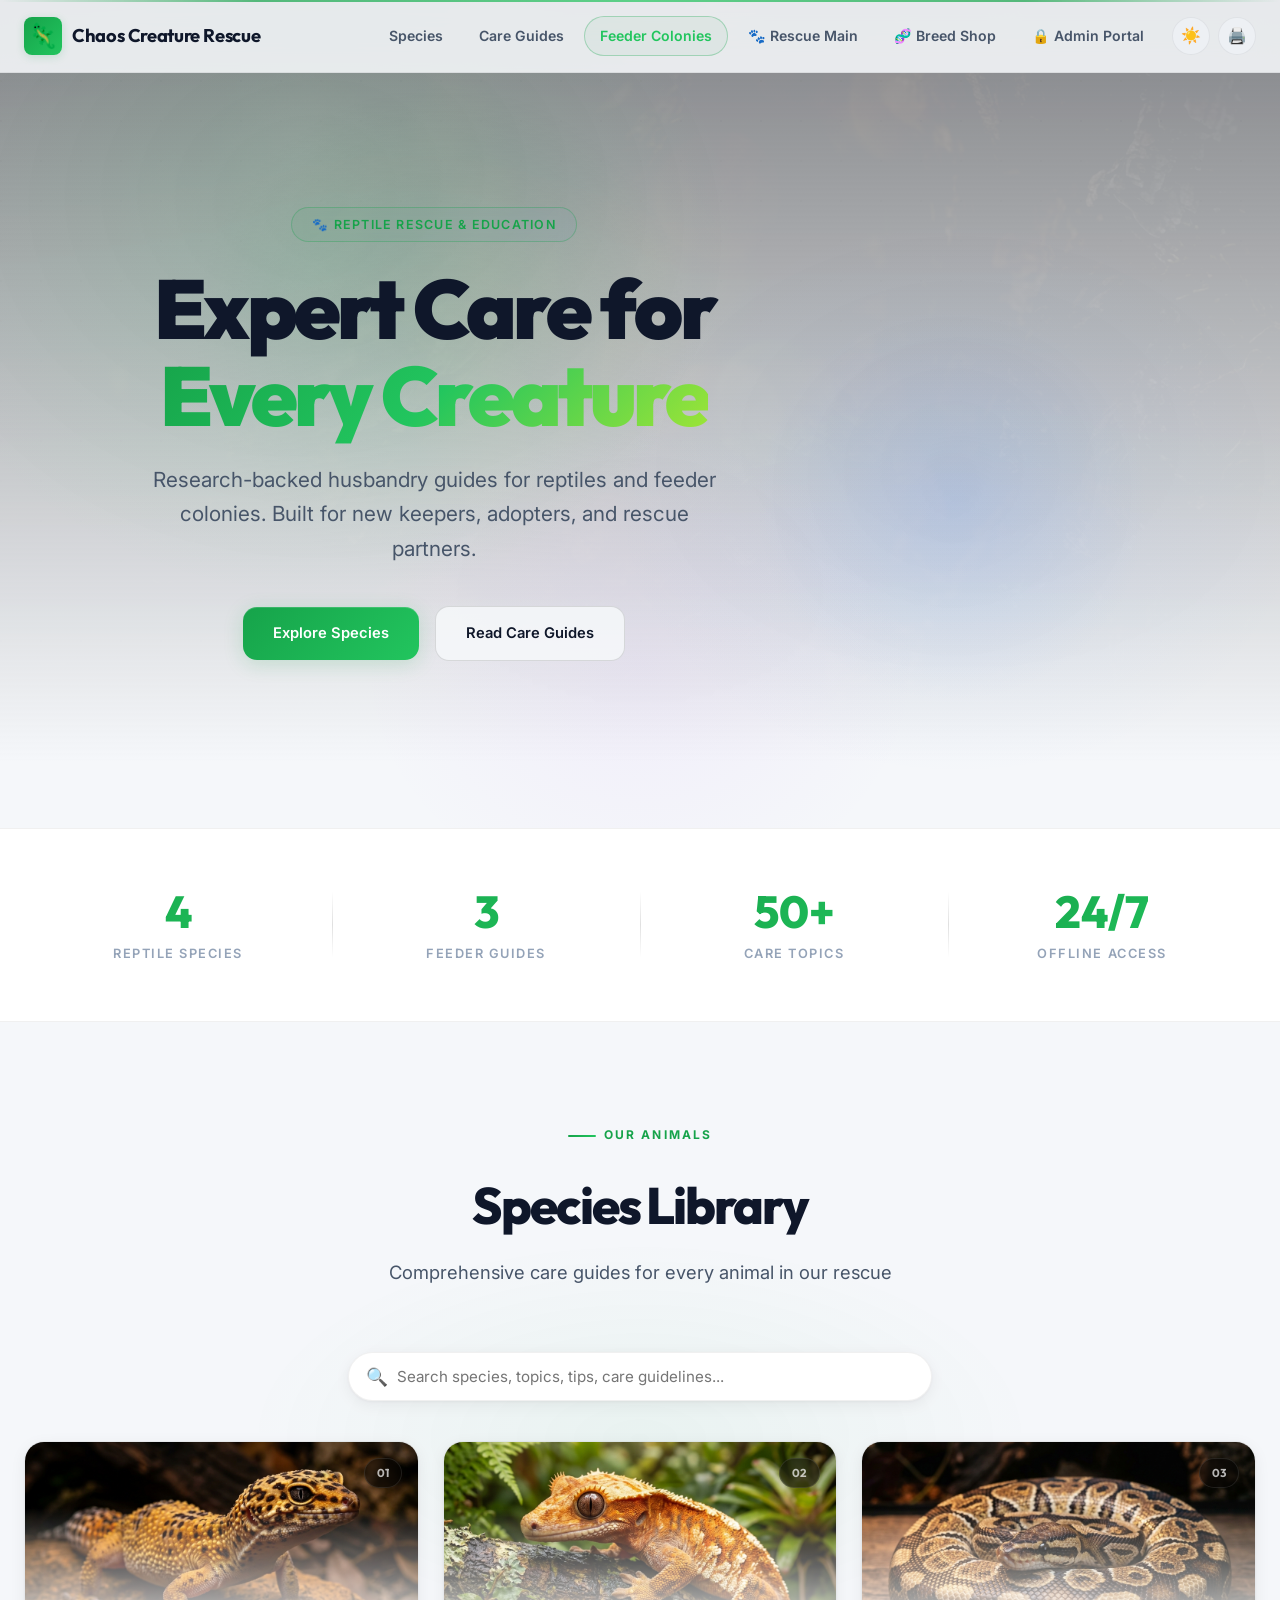
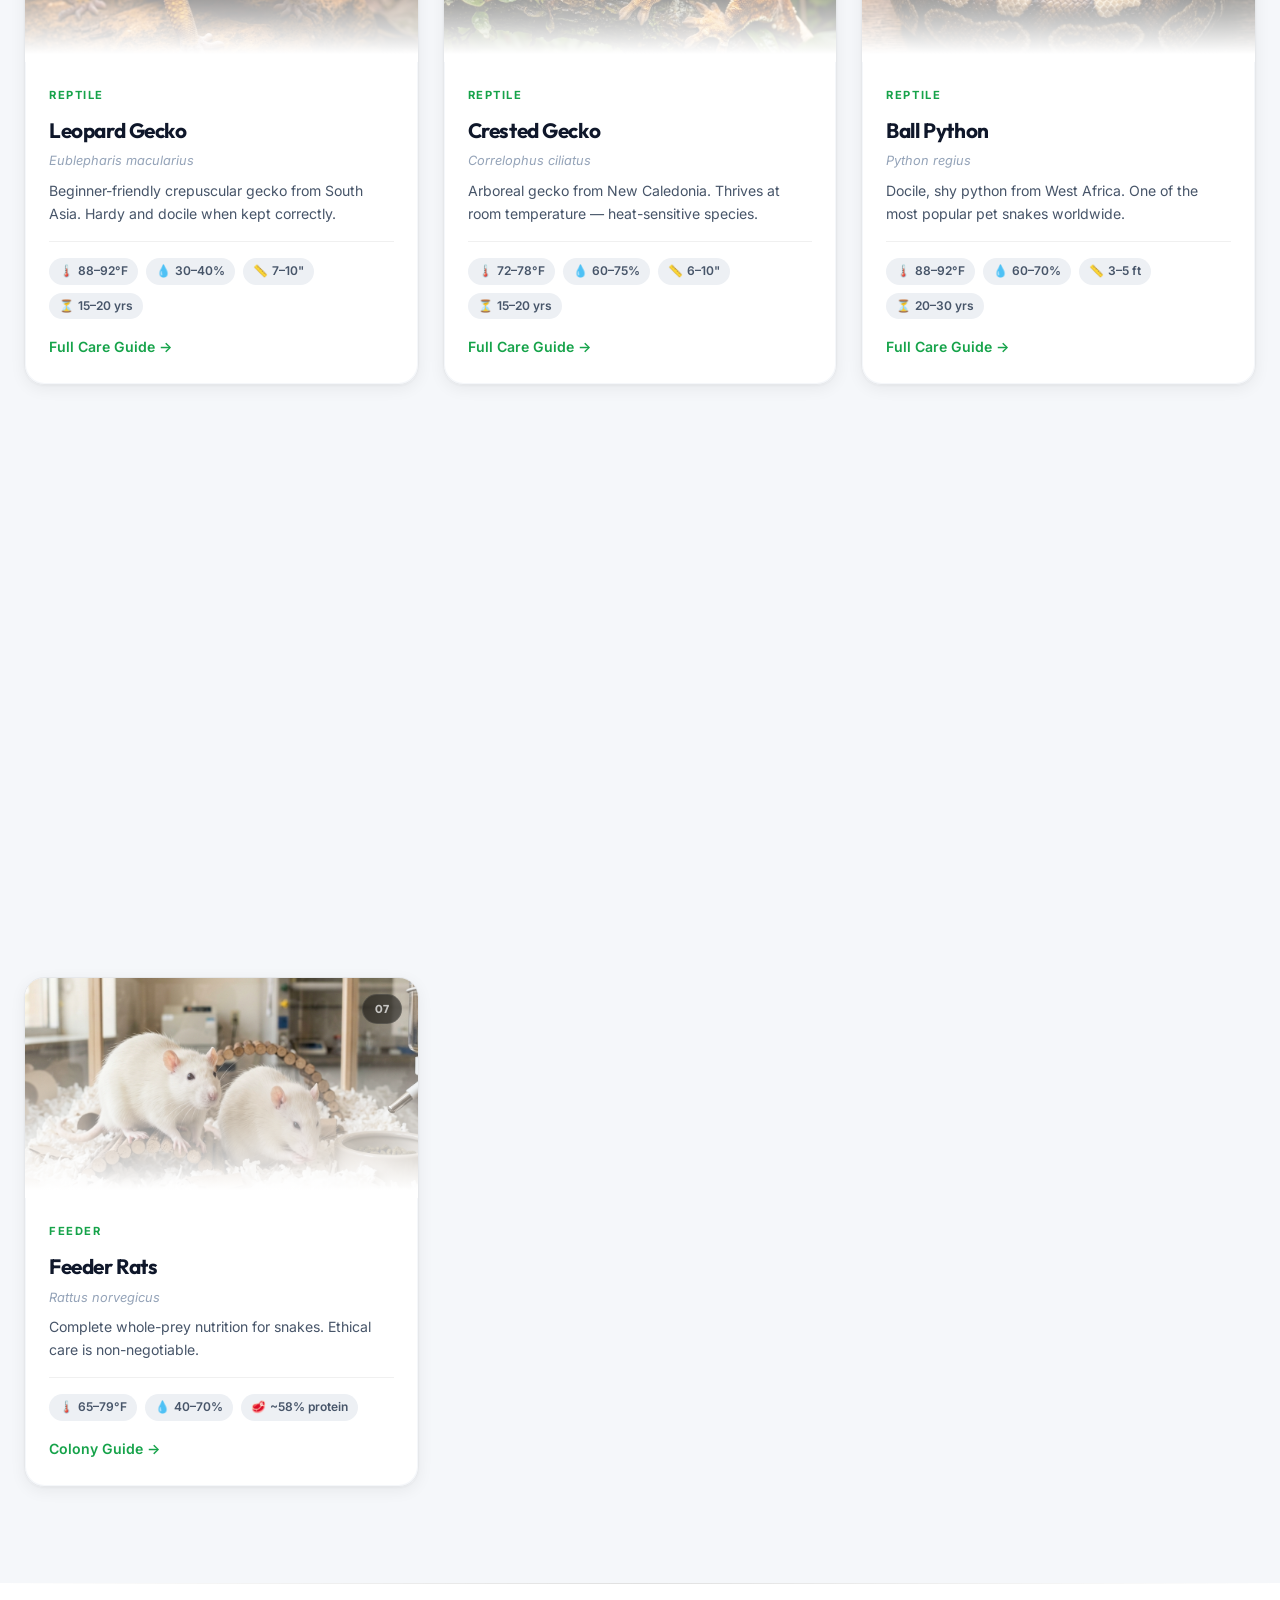
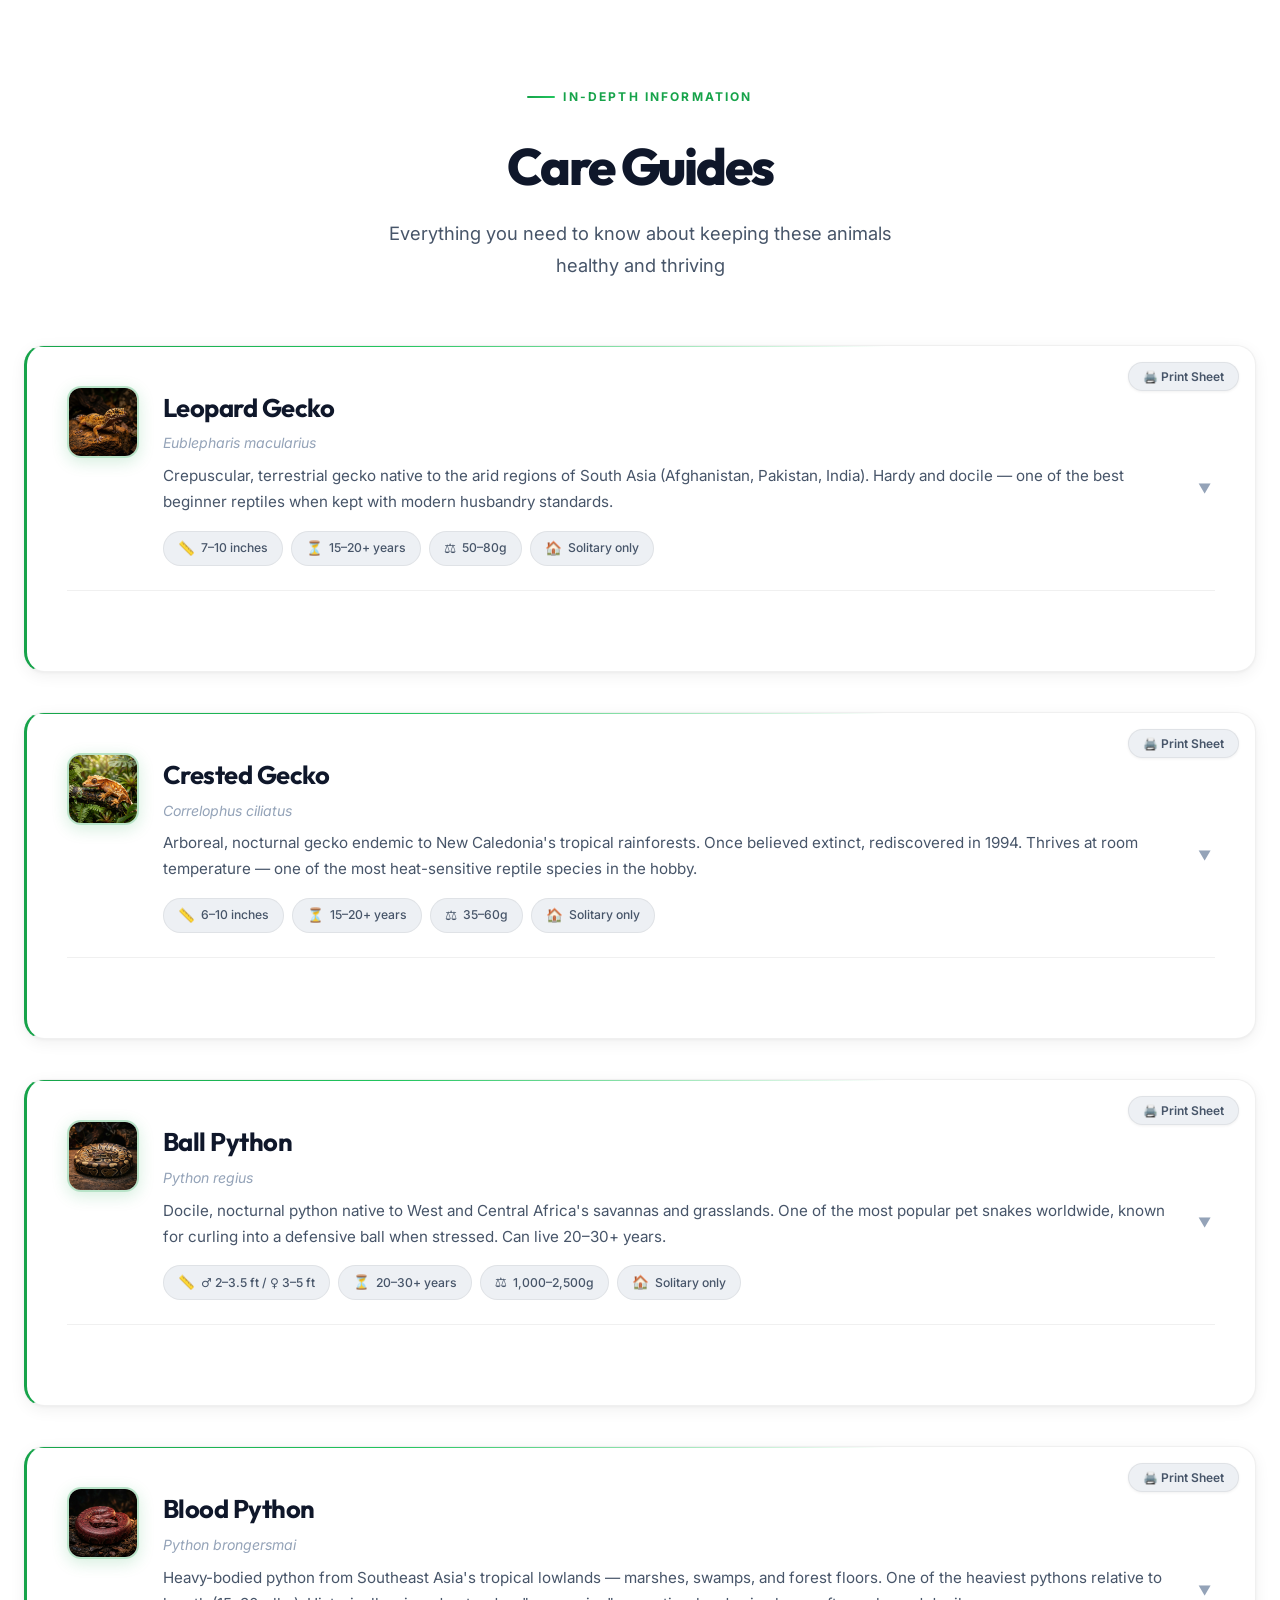
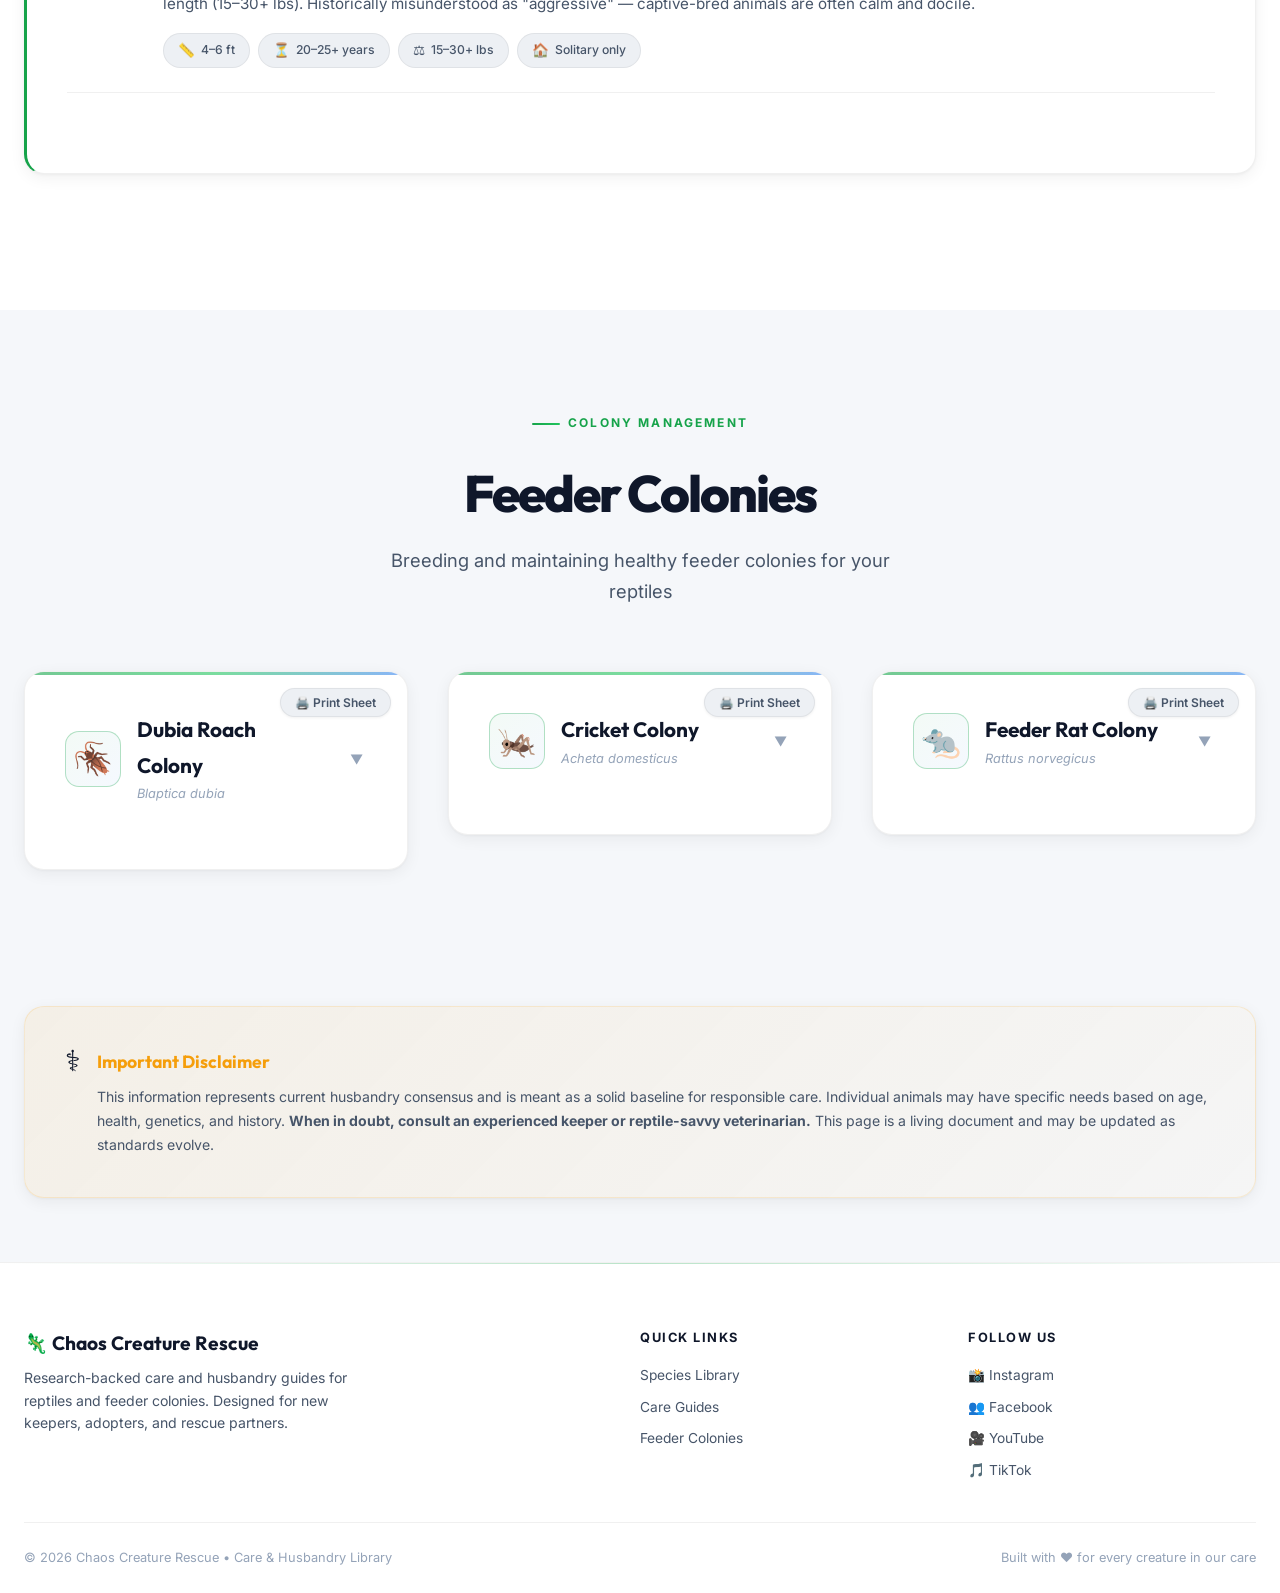
<file: info/index.html>
<!DOCTYPE html>
<html lang="en">
<head>
  <meta charset="UTF-8" />
  <meta name="viewport" content="width=device-width, initial-scale=1.0" />
  <meta name="description" content="Chaos Creature Rescue — Expert care and husbandry guides for reptiles and feeder colonies. Accurate, research-backed information for keepers, adopters, and rescue partners." />
  <meta name="theme-color" content="#0a0c10" />
  <meta name="apple-mobile-web-app-capable" content="yes" />
  <meta name="apple-mobile-web-app-status-bar-style" content="black-translucent" />

  <title>Chaos Creature Rescue · Care &amp; Husbandry Library</title>

  <link rel="manifest" href="manifest.json" />
  <link rel="icon" href="data:image/svg+xml,<svg xmlns='http://www.w3.org/2000/svg' viewBox='0 0 100 100'><text y='.9em' font-size='90'>🦎</text></svg>" />
  <link rel="apple-touch-icon" href="data:image/svg+xml,<svg xmlns='http://www.w3.org/2000/svg' viewBox='0 0 100 100'><text y='.9em' font-size='90'>🦎</text></svg>" />

  <link rel="preconnect" href="https://fonts.googleapis.com" />
  <link rel="preconnect" href="https://fonts.gstatic.com" crossorigin />
  <link href="https://fonts.googleapis.com/css2?family=Inter:wght@300;400;500;600;700;800;900&family=Outfit:wght@400;500;600;700;800&display=swap" rel="stylesheet" />
  <link rel="stylesheet" href="styles.css" />
</head>

<body>

<!-- SKIP LINK -->
<a href="#main-content" class="skip-link">Skip to main content</a>

<!-- OVERLAY FOR MOBILE NAV -->
<div class="nav-overlay" id="navOverlay"></div>

<!-- ============================================================
     NAVIGATION
     ============================================================ -->
<header class="navbar-fixed" id="navbar">
  <nav class="navbar" aria-label="Main navigation">
    <div class="container">
      <div class="nav-brand">
        <span class="logo-icon" aria-hidden="true">🦎</span>
        <h2>Chaos Creature Rescue</h2>
      </div>

      <button class="nav-toggle" id="navToggle" aria-label="Toggle navigation menu" aria-expanded="false">
        <span></span>
        <span></span>
        <span></span>
      </button>

      <ul class="nav-menu" id="navMenu" role="menubar">
        <li role="none"><a href="#species" role="menuitem">Species</a></li>
        <li role="none"><a href="#guides" role="menuitem">Care Guides</a></li>
        <li role="none"><a href="#feeders" role="menuitem">Feeder Colonies</a></li>
        <li role="none"><a href="http://www.chaoscreaturesmi.org" role="menuitem">🐾 Rescue Main</a></li>
        <li role="none"><a href="http://www.chaoscreaturesmi.online" role="menuitem">🧬 Breed Shop</a></li>
        <li role="none"><a href="../main/admin/index.html" role="menuitem">🔒 Admin Portal</a></li>

        <!-- Actions Grouped -->
        <li class="nav-actions-group" role="none">
          <button class="theme-btn" id="themeToggle" aria-label="Toggle dark/light theme" title="Toggle theme">🌙</button>
          <button class="nav-action-btn" id="printBtn" aria-label="Print care guides" title="Print">🖨️</button>
          <span id="installBtnWrapper" style="display:none;">
            <button class="nav-action-btn" id="installBtn" aria-label="Install app" title="Install App">📲</button>
          </span>
        </li>
      </ul>
    </div>
  </nav>
</header>

<!-- ============================================================
     MAIN CONTENT
     ============================================================ -->
<main id="main-content">

<!-- ============================================================
     HERO SECTION
     ============================================================ -->
<section class="hero">
  <div class="hero-bg" aria-hidden="true"></div>
  <div class="container">
    <div class="hero-content">
      <div class="hero-label">🐾 Reptile Rescue &amp; Education</div>
      <h1 class="hero-title">
        Expert Care for<br /><span class="accent">Every Creature</span>
      </h1>
      <p class="hero-subtitle">
        Research-backed husbandry guides for reptiles and feeder colonies. Built for new keepers, adopters, and rescue partners.
      </p>
      <div class="hero-actions">
        <a href="#species" class="btn btn-primary">Explore Species</a>
        <a href="#guides" class="btn btn-secondary">Read Care Guides</a>
      </div>
    </div>
  </div>
</section>

<!-- ============================================================
     STATS BAR
     ============================================================ -->
<div class="stats-bar">
  <div class="container">
    <div class="stats-grid">
      <div class="stat-item animate-on-scroll">
        <h3>4</h3>
        <p>Reptile Species</p>
      </div>
      <div class="stat-item animate-on-scroll">
        <h3>3</h3>
        <p>Feeder Guides</p>
      </div>
      <div class="stat-item animate-on-scroll">
        <h3>50+</h3>
        <p>Care Topics</p>
      </div>
      <div class="stat-item animate-on-scroll">
        <h3>24/7</h3>
        <p>Offline Access</p>
      </div>
    </div>
  </div>
</div>

<!-- ============================================================
     SPECIES GRID
     ============================================================ -->
<section class="species-section" id="species">
  <div class="container">
    <div class="section-header">
      <div class="section-label">Our Animals</div>
      <h2>Species Library</h2>
      <p>Comprehensive care guides for every animal in our rescue</p>
    </div>

    <!-- Search Library Centered -->
    <div class="library-search-container animate-on-scroll">
      <span class="search-icon" aria-hidden="true">🔍</span>
      <input type="search" id="searchInput" placeholder="Search species, topics, tips, care guidelines..." aria-label="Search care library" autocomplete="off" />
      <button id="searchClear" class="search-clear" aria-label="Clear search" style="display:none;">✕</button>
    </div>

    <div class="species-grid stagger-children" id="speciesGrid">

      <!-- LEOPARD GECKO -->
      <article class="species-card animate-on-scroll" data-species="leopard-gecko">
        <div class="card-image-wrapper">
          <img src="images/leopard-gecko.png" alt="Leopard Gecko — Eublepharis macularius" class="card-image" loading="lazy" />
          <div class="card-number">01</div>
        </div>
        <div class="card-body">
          <div class="card-category">Reptile</div>
          <h3>Leopard Gecko</h3>
          <p class="card-scientific">Eublepharis macularius</p>
          <p class="card-desc">Beginner-friendly crepuscular gecko from South Asia. Hardy and docile when kept correctly.</p>
          <div class="card-meta">
            <div class="meta-item">🌡️ <span>88–92°F</span></div>
            <div class="meta-item">💧 <span>30–40%</span></div>
            <div class="meta-item">📏 <span>7–10"</span></div>
            <div class="meta-item">⏳ <span>15–20 yrs</span></div>
          </div>
          <a href="#guide-leopard-gecko" class="card-link">Full Care Guide →</a>
        </div>
      </article>

      <!-- CRESTED GECKO -->
      <article class="species-card animate-on-scroll" data-species="crested-gecko">
        <div class="card-image-wrapper">
          <img src="images/crested-gecko.png" alt="Crested Gecko — Correlophus ciliatus" class="card-image" loading="lazy" />
          <div class="card-number">02</div>
        </div>
        <div class="card-body">
          <div class="card-category">Reptile</div>
          <h3>Crested Gecko</h3>
          <p class="card-scientific">Correlophus ciliatus</p>
          <p class="card-desc">Arboreal gecko from New Caledonia. Thrives at room temperature — heat-sensitive species.</p>
          <div class="card-meta">
            <div class="meta-item">🌡️ <span>72–78°F</span></div>
            <div class="meta-item">💧 <span>60–75%</span></div>
            <div class="meta-item">📏 <span>6–10"</span></div>
            <div class="meta-item">⏳ <span>15–20 yrs</span></div>
          </div>
          <a href="#guide-crested-gecko" class="card-link">Full Care Guide →</a>
        </div>
      </article>

      <!-- BALL PYTHON -->
      <article class="species-card animate-on-scroll" data-species="ball-python">
        <div class="card-image-wrapper">
          <img src="images/ball-python.png" alt="Ball Python — Python regius" class="card-image" loading="lazy" />
          <div class="card-number">03</div>
        </div>
        <div class="card-body">
          <div class="card-category">Reptile</div>
          <h3>Ball Python</h3>
          <p class="card-scientific">Python regius</p>
          <p class="card-desc">Docile, shy python from West Africa. One of the most popular pet snakes worldwide.</p>
          <div class="card-meta">
            <div class="meta-item">🌡️ <span>88–92°F</span></div>
            <div class="meta-item">💧 <span>60–70%</span></div>
            <div class="meta-item">📏 <span>3–5 ft</span></div>
            <div class="meta-item">⏳ <span>20–30 yrs</span></div>
          </div>
          <a href="#guide-ball-python" class="card-link">Full Care Guide →</a>
        </div>
      </article>

      <!-- BLOOD PYTHON -->
      <article class="species-card animate-on-scroll" data-species="blood-python">
        <div class="card-image-wrapper">
          <img src="images/blood-python.png" alt="Blood Python — Python brongersmai" class="card-image" loading="lazy" />
          <div class="card-number">04</div>
        </div>
        <div class="card-body">
          <div class="card-category">Reptile</div>
          <h3>Blood Python</h3>
          <p class="card-scientific">Python brongersmai</p>
          <p class="card-desc">Heavy-bodied python from Southeast Asia. Heat-sensitive with a misunderstood temperament.</p>
          <div class="card-meta">
            <div class="meta-item">🌡️ <span>82–88°F</span></div>
            <div class="meta-item">💧 <span>60–75%</span></div>
            <div class="meta-item">📏 <span>4–6 ft</span></div>
            <div class="meta-item">⏳ <span>20–25 yrs</span></div>
          </div>
          <a href="#guide-blood-python" class="card-link">Full Care Guide →</a>
        </div>
      </article>

      <!-- DUBIA ROACHES -->
      <article class="species-card animate-on-scroll" data-species="dubia-roaches">
        <div class="card-image-wrapper">
          <img src="images/dubia-roaches.png" alt="Dubia Roaches — Blaptica dubia" class="card-image" loading="lazy" />
          <div class="card-number">05</div>
        </div>
        <div class="card-body">
          <div class="card-category">Feeder</div>
          <h3>Dubia Roaches</h3>
          <p class="card-scientific">Blaptica dubia</p>
          <p class="card-desc">Premier feeder insect. High protein, low chitin, easy to breed and gut-load.</p>
          <div class="card-meta">
            <div class="meta-item">🌡️ <span>85–95°F</span></div>
            <div class="meta-item">💧 <span>40–60%</span></div>
            <div class="meta-item">🥩 <span>~22% protein</span></div>
          </div>
          <a href="#guide-dubia-roaches" class="card-link">Colony Guide →</a>
        </div>
      </article>

      <!-- CRICKETS -->
      <article class="species-card animate-on-scroll" data-species="crickets">
        <div class="card-image-wrapper">
          <img src="images/crickets.png" alt="Crickets — Acheta domesticus" class="card-image" loading="lazy" />
          <div class="card-number">06</div>
        </div>
        <div class="card-body">
          <div class="card-category">Feeder</div>
          <h3>Crickets</h3>
          <p class="card-scientific">Acheta domesticus</p>
          <p class="card-desc">Classic feeder insect. Active movement triggers strong feeding response in reptiles.</p>
          <div class="card-meta">
            <div class="meta-item">🌡️ <span>75–85°F</span></div>
            <div class="meta-item">💧 <span>50–60%</span></div>
            <div class="meta-item">🥩 <span>~20% protein</span></div>
          </div>
          <a href="#guide-crickets" class="card-link">Colony Guide →</a>
        </div>
      </article>

      <!-- FEEDER RATS -->
      <article class="species-card animate-on-scroll" data-species="feeder-rats">
        <div class="card-image-wrapper">
          <img src="images/feeder-rats.png" alt="Feeder Rats — Rattus norvegicus" class="card-image" loading="lazy" />
          <div class="card-number">07</div>
        </div>
        <div class="card-body">
          <div class="card-category">Feeder</div>
          <h3>Feeder Rats</h3>
          <p class="card-scientific">Rattus norvegicus</p>
          <p class="card-desc">Complete whole-prey nutrition for snakes. Ethical care is non-negotiable.</p>
          <div class="card-meta">
            <div class="meta-item">🌡️ <span>65–79°F</span></div>
            <div class="meta-item">💧 <span>40–70%</span></div>
            <div class="meta-item">🥩 <span>~58% protein</span></div>
          </div>
          <a href="#guide-feeder-rats" class="card-link">Colony Guide →</a>
        </div>
      </article>

    </div><!-- /species-grid -->

    <!-- No search results message -->
    <div class="no-results" id="noResults" style="display:none;">
      <div class="no-results-icon">🔍</div>
      <p>No species match your search. Try different keywords.</p>
    </div>

  </div>
</section>

<!-- ============================================================
     DETAILED CARE GUIDES
     ============================================================ -->
<section class="guides-section" id="guides">
  <div class="container">
    <div class="section-header">
      <div class="section-label">In-Depth Information</div>
      <h2>Care Guides</h2>
      <p>Everything you need to know about keeping these animals healthy and thriving</p>
    </div>

    <!-- ==================== LEOPARD GECKO ==================== -->
    <div class="guide-card animate-on-scroll" id="guide-leopard-gecko" data-species="leopard-gecko">
      <button class="card-print-btn" aria-label="Print only this care sheet" title="Print Care Sheet">🖨️ Print Sheet</button>
      <div class="guide-header">
        <div class="guide-icon"><img src="images/leopard-gecko.png" alt="" /></div>
        <div class="guide-title-group">
          <h3>Leopard Gecko</h3>
          <p class="guide-scientific">Eublepharis macularius</p>
          <p class="guide-intro">Crepuscular, terrestrial gecko native to the arid regions of South Asia (Afghanistan, Pakistan, India). Hardy and docile — one of the best beginner reptiles when kept with modern husbandry standards.</p>
          <div class="guide-quick-stats">
            <span class="quick-stat"><span class="qs-icon">📏</span> 7–10 inches</span>
            <span class="quick-stat"><span class="qs-icon">⏳</span> 15–20+ years</span>
            <span class="quick-stat"><span class="qs-icon">⚖️</span> 50–80g</span>
            <span class="quick-stat"><span class="qs-icon">🏠</span> Solitary only</span>
          </div>
        </div>
      </div>

      <div class="guide-grid">
        <div>
          <div class="guide-block">
            <h4>🏠 Enclosure &amp; Environment</h4>
            <ul>
              <li><strong>Minimum size:</strong> 40-gallon breeder (36"×18"×18"). Larger (4'×2'×2') increasingly recommended for optimal welfare. The old 20-gallon minimum is outdated.</li>
              <li><strong>Substrate:</strong> Paper towels (juveniles/quarantine), slate tile, or 50/50 organic topsoil + play sand mix. <em>Avoid</em> calcium sand, wood chips, walnut shells, and reptile carpet (catches claws).</li>
              <li><strong>Hides:</strong> Minimum 3 — warm side, cool side, and a <strong>humid/moist hide</strong> with damp sphagnum moss (critical for shedding).</li>
              <li><strong>Decor:</strong> Rocks, driftwood, climbing opportunities. Despite being terrestrial, they do climb.</li>
              <li><strong>Housing:</strong> Solitary ONLY — leopard geckos are territorial and must never be cohoused.</li>
            </ul>
          </div>

          <div class="guide-block">
            <h4>🌡️ Temperature</h4>
            <ul>
              <li><strong>Basking spot:</strong> 88–92°F</li>
              <li><strong>Warm side:</strong> 85–90°F</li>
              <li><strong>Cool side:</strong> 75–80°F</li>
              <li><strong>Night drop:</strong> Down to ~70°F is fine</li>
              <li><strong>Heating:</strong> Overhead heating (halogen flood bulb or deep heat projector) preferred. ALL heat sources on a thermostat. Avoid colored bulbs (red/blue).</li>
            </ul>
          </div>

          <div class="guide-block">
            <h4>💧 Humidity</h4>
            <ul>
              <li><strong>Ambient:</strong> 30–40%</li>
              <li><strong>Humid hide:</strong> 70–80% inside the moist hide</li>
              <li>Mist the humid hide, NOT the whole tank</li>
              <li>Above 70% ambient → respiratory infections. Below 30% → dehydration</li>
              <li>Use a digital hygrometer — analog gauges are unreliable</li>
            </ul>
          </div>

          <div class="guide-block">
            <h4>💡 Lighting</h4>
            <ul>
              <li><strong>UVB:</strong> YES — low-level UVB is now recommended despite old advice. Use Arcadia ShadeDweller (7%) or Zoo Med Reptisun 5.0.</li>
              <li><strong>Photoperiod:</strong> 12 hours light / 12 hours dark</li>
              <li>Ensure shaded retreat areas so the gecko can self-regulate exposure</li>
            </ul>
          </div>
        </div>

        <div>
          <div class="guide-block">
            <h4>🍽️ Diet &amp; Feeding</h4>
            <ul>
              <li><strong>Diet:</strong> Strictly insectivorous — live insects only</li>
              <li><strong>Staples:</strong> Dubia roaches, crickets, mealworms</li>
              <li><strong>Treats:</strong> Superworms, waxworms (high fat — sparingly), hornworms</li>
              <li><strong>Juveniles (0–6 mo):</strong> Daily, 4–8 insects</li>
              <li><strong>Sub-adults (6–12 mo):</strong> Every other day, 5–8 insects</li>
              <li><strong>Adults (12+ mo):</strong> Every 2–3 days, 6–10 insects</li>
              <li><strong>Size rule:</strong> Never wider than the space between the gecko's eyes</li>
              <li><strong>Supplements:</strong> Calcium (no D3) dish available 24/7. Calcium with D3 dusted 2–3×/week (juveniles) or 1×/week (adults). Multivitamin 1×/week (juveniles), 1–2×/month (adults).</li>
              <li><strong>Gut-load:</strong> Feed insects quality diet 12–24 hours before feeding</li>
              <li><strong>Water:</strong> Fresh shallow dish, changed daily</li>
            </ul>
          </div>

          <div class="guide-block">
            <h4>🤚 Handling &amp; Temperament</h4>
            <ul>
              <li>Generally docile, inquisitive, rarely bite</li>
              <li>Wait 2+ weeks after bringing home before handling</li>
              <li>Support from underneath — <strong>NEVER grab the tail</strong> (they drop them)</li>
              <li>Keep sessions to 10–15 minutes</li>
              <li><strong>Stress signs:</strong> Tail waving, rapid breathing, glass surfing, refusing food, tail drop</li>
            </ul>
          </div>

          <div class="guide-block">
            <h4>🏥 Health Concerns</h4>
            <ul>
              <li><strong>Metabolic Bone Disease (MBD):</strong> Rubbery jaw, bowed limbs, tremors. From insufficient calcium/D3/UVB.</li>
              <li><strong>Stuck shed:</strong> Retained skin on toes, tail, eyes. Can cause constriction necrosis.</li>
              <li><strong>Parasites:</strong> Cryptosporidium, pinworms. Routine fecal checks recommended.</li>
              <li><strong>Obesity:</strong> Fat deposits behind front legs ("armpit bubbles"). Reduce waxworms.</li>
              <li><strong>Red flags:</strong> Lethargy, weight loss, swollen limbs, incomplete sheds, discolored stool.</li>
            </ul>
          </div>

          <div class="callout callout-tip">
            <strong>🔑 Pro Tip</strong>
            The humid hide is NON-NEGOTIABLE. The #1 beginner mistake is skipping it. A simple Tupperware with a hole cut in the lid and damp sphagnum moss inside prevents the most common health issue new keepers face — stuck shed.
          </div>
        </div>
      </div>
    </div>

    <!-- ==================== CRESTED GECKO ==================== -->
    <div class="guide-card animate-on-scroll" id="guide-crested-gecko" data-species="crested-gecko">
      <button class="card-print-btn" aria-label="Print only this care sheet" title="Print Care Sheet">🖨️ Print Sheet</button>
      <div class="guide-header">
        <div class="guide-icon"><img src="images/crested-gecko.png" alt="" /></div>
        <div class="guide-title-group">
          <h3>Crested Gecko</h3>
          <p class="guide-scientific">Correlophus ciliatus</p>
          <p class="guide-intro">Arboreal, nocturnal gecko endemic to New Caledonia's tropical rainforests. Once believed extinct, rediscovered in 1994. Thrives at room temperature — one of the most heat-sensitive reptile species in the hobby.</p>
          <div class="guide-quick-stats">
            <span class="quick-stat"><span class="qs-icon">📏</span> 6–10 inches</span>
            <span class="quick-stat"><span class="qs-icon">⏳</span> 15–20+ years</span>
            <span class="quick-stat"><span class="qs-icon">⚖️</span> 35–60g</span>
            <span class="quick-stat"><span class="qs-icon">🏠</span> Solitary only</span>
          </div>
        </div>
      </div>

      <div class="guide-grid">
        <div>
          <div class="guide-block">
            <h4>🏠 Enclosure &amp; Environment</h4>
            <ul>
              <li><strong>Adults:</strong> Minimum 18"×18"×24" — MUST be vertically oriented (arboreal species). 24"×18"×36" or larger is ideal.</li>
              <li><strong>Juveniles:</strong> 12"×12"×18" front-opening enclosure</li>
              <li><strong>Substrate:</strong> Paper towels (juveniles), coconut fiber, sphagnum moss, or bioactive soil mixes. <em>Avoid</em> loose particles for hatchlings.</li>
              <li><strong>Decor:</strong> Dense foliage (live or artificial), cork bark tubes, branches, magnetic feeding ledges at various heights. Multiple hiding spots at different levels.</li>
              <li><strong>Housing:</strong> Solitary — territorial, must be housed individually.</li>
            </ul>
          </div>

          <div class="guide-block">
            <h4>🌡️ Temperature</h4>
            <ul>
              <li><strong>Ideal range:</strong> 72–78°F</li>
              <li><strong>Basking spot:</strong> 82–85°F maximum</li>
              <li><strong>Night drop:</strong> 65–72°F (natural drop is beneficial)</li>
              <li><strong>Heating:</strong> Low-wattage overhead source if needed. Many homes are fine at room temperature.</li>
            </ul>
            <div class="callout callout-danger">
              <strong>⚠️ Critical Warning</strong>
              Temperatures above 85°F can be LETHAL to crested geckos. This species is extremely heat-sensitive. In warm climates, focus on COOLING strategies rather than heating.
            </div>
          </div>

          <div class="guide-block">
            <h4>💧 Humidity</h4>
            <ul>
              <li><strong>Range:</strong> 60–75% with daily cycling</li>
              <li>Mist heavily at night (spike to 80%+), allow to dry to ~50% during the day</li>
              <li>Good ventilation prevents stagnant air</li>
              <li>Never keep enclosure constantly wet — causes respiratory infections</li>
            </ul>
          </div>

          <div class="guide-block">
            <h4>💡 Lighting</h4>
            <ul>
              <li><strong>UVB:</strong> Low-level UVB (5–6% T5 linear) now recommended for optimal health and D3 synthesis</li>
              <li><strong>Photoperiod:</strong> 12 hours light / 12 hours dark</li>
            </ul>
          </div>
        </div>

        <div>
          <div class="guide-block">
            <h4>🍽️ Diet &amp; Feeding</h4>
            <ul>
              <li><strong>Primary:</strong> Commercial Crested Gecko Diet (CGD) — Pangea or Repashy are the gold standards</li>
              <li><strong>Insects (supplemental):</strong> Gut-loaded crickets or dubias 1–2×/week as enrichment — not required if using complete CGD</li>
              <li><strong>Juveniles:</strong> Fresh CGD every 24–48 hours, insects 2×/week</li>
              <li><strong>Adults:</strong> Fresh CGD every 48 hours, insects 1×/week (optional)</li>
              <li><strong>NEVER use baby food</strong> as a CGD substitute</li>
              <li><strong>Water:</strong> Misting provides drinking water (they lick droplets). Also offer a shallow dish.</li>
            </ul>
          </div>

          <div class="guide-block">
            <h4>🤚 Handling &amp; Temperament</h4>
            <ul>
              <li>Generally docile and calm with individual variation — some are jumpy</li>
              <li>Wait 2 weeks after bringing home before handling</li>
              <li>"Hand walking" — let them move hand-to-hand</li>
              <li><strong>Tails do NOT regenerate</strong> — drops are permanent and cosmetic only ("frog butt")</li>
              <li><strong>Stress signs:</strong> Frantic jumping, barking/squeaking, firing down (pale color), refusing food</li>
            </ul>
          </div>

          <div class="guide-block">
            <h4>🏥 Health Concerns</h4>
            <ul>
              <li><strong>MBD:</strong> Rubbery jaw, deformed limbs. Prevented with proper CGD + UVB.</li>
              <li><strong>Tail drop:</strong> Permanent — no regrowth. Cosmetic only, they live normally.</li>
              <li><strong>Respiratory infections:</strong> From excessive constant humidity, poor ventilation.</li>
              <li><strong>Stuck shed:</strong> Especially on toes — can cause toe loss.</li>
              <li><strong>Floppy Tail Syndrome:</strong> Tail hangs over back during rest. Related to sleeping positions on glass.</li>
              <li><strong>Red flags:</strong> Weight loss, wobbly movement, mouth gaping, discharge, loss of toes.</li>
            </ul>
          </div>

          <div class="callout callout-tip">
            <strong>🔑 Pro Tip</strong>
            Temperature kills cresties — literally. The #1 mistake is overheating. Unlike most reptiles, crested geckos thrive at room temperature in most homes. If you live in a warm climate, invest in cooling (AC, fans) rather than heating.
          </div>
        </div>
      </div>
    </div>

    <!-- ==================== BALL PYTHON ==================== -->
    <div class="guide-card animate-on-scroll" id="guide-ball-python" data-species="ball-python">
      <button class="card-print-btn" aria-label="Print only this care sheet" title="Print Care Sheet">🖨️ Print Sheet</button>
      <div class="guide-header">
        <div class="guide-icon"><img src="images/ball-python.png" alt="" /></div>
        <div class="guide-title-group">
          <h3>Ball Python</h3>
          <p class="guide-scientific">Python regius</p>
          <p class="guide-intro">Docile, nocturnal python native to West and Central Africa's savannas and grasslands. One of the most popular pet snakes worldwide, known for curling into a defensive ball when stressed. Can live 20–30+ years.</p>
          <div class="guide-quick-stats">
            <span class="quick-stat"><span class="qs-icon">📏</span> ♂ 2–3.5 ft / ♀ 3–5 ft</span>
            <span class="quick-stat"><span class="qs-icon">⏳</span> 20–30+ years</span>
            <span class="quick-stat"><span class="qs-icon">⚖️</span> 1,000–2,500g</span>
            <span class="quick-stat"><span class="qs-icon">🏠</span> Solitary only</span>
          </div>
        </div>
      </div>

      <div class="guide-grid">
        <div>
          <div class="guide-block">
            <h4>🏠 Enclosure &amp; Environment</h4>
            <ul>
              <li><strong>Adults:</strong> 4'×2'×2' (120-gallon equivalent) is the modern standard. The old 40-gallon minimum is outdated.</li>
              <li><strong>Juveniles:</strong> Can start in 20-gallon or equivalent tubs</li>
              <li><strong>Material:</strong> PVC enclosures strongly recommended over glass (better heat/humidity retention)</li>
              <li><strong>Substrate:</strong> Coconut husk chips, cypress mulch, coconut fiber, or bioactive mix. <em>Avoid</em> pine, cedar (toxic), aspen (poor humidity), calcium sand.</li>
              <li><strong>Hides:</strong> Minimum 2 secure, snug-fitting hides (warm + cool side). Add cork bark, branches, plants for clutter — snakes feel insecure in empty enclosures.</li>
              <li><strong>Water:</strong> Large, sturdy, tip-resistant bowl</li>
            </ul>
          </div>

          <div class="guide-block">
            <h4>🌡️ Temperature</h4>
            <ul>
              <li><strong>Basking spot:</strong> 88–92°F</li>
              <li><strong>Warm side:</strong> 85–90°F</li>
              <li><strong>Cool side:</strong> 75–80°F</li>
              <li><strong>Night drop:</strong> To 72–75°F</li>
              <li><strong>Heating:</strong> Overhead (halogen, deep heat projector, or CHE). ALWAYS on a thermostat. Avoid heat rocks (burn risk).</li>
            </ul>
          </div>

          <div class="guide-block">
            <h4>💧 Humidity</h4>
            <ul>
              <li><strong>Ambient:</strong> 60–70%</li>
              <li><strong>Shedding:</strong> Bump to 70–80%. Humid hide with damp moss helps.</li>
              <li>PVC enclosures hold humidity far better than glass</li>
              <li>Healthy shed should come off in one complete piece</li>
            </ul>
          </div>

          <div class="guide-block">
            <h4>💡 Lighting</h4>
            <ul>
              <li><strong>UVB:</strong> Now recommended — low-output T5 HO (5–7% UVB). Provide shade/hides for self-regulation.</li>
              <li><strong>Photoperiod:</strong> 12 hours light / 12 hours dark</li>
            </ul>
          </div>
        </div>

        <div>
          <div class="guide-block">
            <h4>🍽️ Diet &amp; Feeding</h4>
            <ul>
              <li><strong>Food:</strong> Whole rodents — mice (juveniles) transitioning to rats</li>
              <li><strong>Frozen-thawed STRONGLY recommended</strong> over live (prevents injury)</li>
              <li><strong>Hatchlings:</strong> Every 5–7 days</li>
              <li><strong>Sub-adults:</strong> Every 7–10 days</li>
              <li><strong>Adults:</strong> Every 10–14 days</li>
              <li><strong>Size:</strong> ~10–15% body weight, roughly the width of the thickest part of the body</li>
              <li><strong>Supplements:</strong> NOT required — whole prey is nutritionally complete</li>
              <li><strong>Water:</strong> Large bowl, changed every 2–3 days minimum</li>
            </ul>
          </div>

          <div class="guide-block">
            <h4>🤚 Handling &amp; Temperament</h4>
            <ul>
              <li>Generally docile, calm, shy — one of the most handleable snakes</li>
              <li>Allow 5–7 days to settle before first handling</li>
              <li><strong>No handling 48–72 hours after feeding</strong> (prevents regurgitation)</li>
              <li>Approach from the side, not above (overhead = predator)</li>
              <li>Use hook/tap training to distinguish handling from feeding</li>
              <li><strong>Stress signs:</strong> Balling up, hissing, striking, musking, excessive soaking</li>
            </ul>
          </div>

          <div class="guide-block">
            <h4>🏥 Health Concerns</h4>
            <ul>
              <li><strong>Respiratory infections:</strong> Wheezing, clicking, mucus bubbles. From low temps or excess humidity.</li>
              <li><strong>Shed issues:</strong> Retained eye caps, incomplete sheds. From low humidity.</li>
              <li><strong>Mites:</strong> Tiny black specks, excessive soaking. Treat immediately.</li>
              <li><strong>Mouth rot (Stomatitis):</strong> Swollen gums, pus.</li>
              <li><strong>Nidovirus / IBD:</strong> Fatal viral diseases. Strict quarantine for new arrivals.</li>
              <li><strong>Red flags:</strong> Wheezing, stargazing, regurgitation, weight loss.</li>
            </ul>
          </div>

          <div class="callout callout-tip">
            <strong>🔑 Pro Tip</strong>
            Ball pythons go off feed — it's NORMAL. Healthy balls commonly refuse food for weeks or months (especially males in winter). If husbandry is correct and weight is stable, DON'T PANIC. Verify temps and humidity first, then be patient. Never force-feed.
          </div>
        </div>
      </div>
    </div>

    <!-- ==================== BLOOD PYTHON ==================== -->
    <div class="guide-card animate-on-scroll" id="guide-blood-python" data-species="blood-python">
      <button class="card-print-btn" aria-label="Print only this care sheet" title="Print Care Sheet">🖨️ Print Sheet</button>
      <div class="guide-header">
        <div class="guide-icon"><img src="images/blood-python.png" alt="" /></div>
        <div class="guide-title-group">
          <h3>Blood Python</h3>
          <p class="guide-scientific">Python brongersmai</p>
          <p class="guide-intro">Heavy-bodied python from Southeast Asia's tropical lowlands — marshes, swamps, and forest floors. One of the heaviest pythons relative to length (15–30+ lbs). Historically misunderstood as "aggressive" — captive-bred animals are often calm and docile.</p>
          <div class="guide-quick-stats">
            <span class="quick-stat"><span class="qs-icon">📏</span> 4–6 ft</span>
            <span class="quick-stat"><span class="qs-icon">⏳</span> 20–25+ years</span>
            <span class="quick-stat"><span class="qs-icon">⚖️</span> 15–30+ lbs</span>
            <span class="quick-stat"><span class="qs-icon">🏠</span> Solitary only</span>
          </div>
        </div>
      </div>

      <div class="guide-grid">
        <div>
          <div class="guide-block">
            <h4>🏠 Enclosure &amp; Environment</h4>
            <ul>
              <li><strong>Adults:</strong> 48"×24"×24" minimum. PVC or wooden vivariums strongly recommended.</li>
              <li><strong>Juveniles:</strong> Can start in smaller tubs (helps them feel secure)</li>
              <li><strong>Substrate:</strong> Cypress mulch (top choice), large coconut husk chips. <em>Avoid</em> small coco chips (can cause stomatitis), pine/cedar.</li>
              <li><strong>Hides:</strong> Multiple secure, opaque, snug-fitting hides. Opaque enclosure walls reduce stress.</li>
              <li><strong>Water:</strong> Large, heavy, tip-resistant bowl big enough to soak in</li>
            </ul>
          </div>

          <div class="guide-block">
            <h4>🌡️ Temperature</h4>
            <ul>
              <li><strong>Basking spot:</strong> 84–88°F</li>
              <li><strong>Warm side:</strong> 82–88°F</li>
              <li><strong>Cool side:</strong> 76–80°F</li>
              <li><strong>Night drop:</strong> To 72–75°F</li>
              <li><strong>Heating:</strong> Overhead radiant heat on thermostat. Deep heat projectors or CHE work well in PVC.</li>
            </ul>
            <div class="callout callout-danger">
              <strong>⚠️ Critical Warning</strong>
              Blood pythons are EXTREMELY sensitive to overheating. Temperatures above 90°F cause rapid dehydration, food refusal, defensive behavior, and potentially death. Always use a thermostat. When in doubt, cooler is safer.
            </div>
          </div>

          <div class="guide-block">
            <h4>💧 Humidity</h4>
            <ul>
              <li><strong>Range:</strong> 60–75%</li>
              <li><strong>Shedding:</strong> Bump to 75–80%</li>
              <li>Good ventilation is CRITICAL — stale, wet conditions cause RIs and scale rot</li>
            </ul>
          </div>

          <div class="guide-block">
            <h4>💡 Lighting</h4>
            <ul>
              <li><strong>UVB:</strong> Recommended — low-strength (Arcadia Forest 6% or Zoo Med 5.0). Ample retreat areas required.</li>
              <li><strong>Photoperiod:</strong> 12 hours light / 12 hours dark</li>
            </ul>
          </div>
        </div>

        <div>
          <div class="guide-block">
            <h4>🍽️ Diet &amp; Feeding</h4>
            <ul>
              <li><strong>Food:</strong> Appropriately sized rats (adults), mice (babies/juveniles)</li>
              <li><strong>Frozen-thawed strongly recommended</strong></li>
              <li><strong>Juveniles:</strong> Every 7–10 days</li>
              <li><strong>Sub-adults:</strong> Every 10–14 days</li>
              <li><strong>Adults:</strong> Every 14–28 days (sedentary species — easily become obese!)</li>
              <li><strong>Size:</strong> Width of thickest part of body</li>
              <li><strong>Supplements:</strong> NOT required</li>
            </ul>
            <div class="callout callout-warning">
              <strong>⚠️ Obesity Warning</strong>
              Blood pythons are sedentary ambush predators. Overfeeding is one of the most common keeper mistakes. Feed conservatively and monitor body condition regularly.
            </div>
          </div>

          <div class="guide-block">
            <h4>🤚 Handling &amp; Temperament</h4>
            <ul>
              <li>The "aggressive" reputation is largely outdated for captive-bred animals</li>
              <li>Use <strong>hook/tap training</strong> — gently touch before picking up to distinguish from feeding</li>
              <li>Be CONFIDENT — deliberate, smooth movements. Hesitation causes defensive strikes.</li>
              <li>Support their ENTIRE heavy body — never dangle</li>
              <li>A nervous blood python is usually telling you something is wrong with husbandry</li>
              <li><strong>Stress signs:</strong> Huffing/hissing, S-posture, tail vibrating, musking</li>
            </ul>
          </div>

          <div class="guide-block">
            <h4>🏥 Health Concerns</h4>
            <ul>
              <li><strong>Respiratory infections:</strong> VERY prone. From cold, stale, or overly wet conditions.</li>
              <li><strong>Obesity:</strong> Sedentary + overfeeding. Monitor body condition closely.</li>
              <li><strong>IBD:</strong> Fatal viral disease. Strict quarantine essential.</li>
              <li><strong>Mouth rot (Stomatitis):</strong> From poor hygiene, stress, improper temps.</li>
              <li><strong>Scale rot:</strong> From sitting in wet, dirty substrate.</li>
              <li><strong>Red flags:</strong> Wheezing, stargazing, discolored scales, chronic food refusal.</li>
            </ul>
          </div>

          <div class="callout callout-tip">
            <strong>🔑 Pro Tip</strong>
            Keep it cool and simple. Most new keepers apply "standard python" temps (90°F+ basking), which makes bloods defensive, dehydrated, and sick. They thrive at temperatures that feel "cool" for pythons. A nervous blood python usually means the husbandry needs fixing, not that the animal is inherently aggressive.
          </div>
        </div>
      </div>
    </div>

  </div>
</section>

<!-- ============================================================
     FEEDER COLONIES
     ============================================================ -->
<section class="feeders-section" id="feeders">
  <div class="container">
    <div class="section-header">
      <div class="section-label">Colony Management</div>
      <h2>Feeder Colonies</h2>
      <p>Breeding and maintaining healthy feeder colonies for your reptiles</p>
    </div>

    <div class="feeders-grid">

      <!-- DUBIA ROACHES -->
      <div class="feeder-card animate-on-scroll" id="guide-dubia-roaches" data-species="dubia-roaches">
        <button class="card-print-btn" aria-label="Print only this care sheet" title="Print Care Sheet">🖨️ Print Sheet</button>
        <div class="feeder-header">
          <div class="feeder-emoji">🪳</div>
          <div>
            <h3>Dubia Roach Colony</h3>
            <p class="feeder-scientific">Blaptica dubia</p>
          </div>
        </div>

        <div class="feeder-content">
          <p class="card-desc">Premier feeder insect — high protein (~22%), low chitin, good meat-to-shell ratio. Don't fly, can't climb smooth surfaces, don't chirp, minimal odor. Available in a wide range of sizes from nymph to adult.</p>

          <h4>🏠 Colony Setup</h4>
          <ul>
            <li><strong>Container:</strong> Dark (opaque) smooth-sided plastic bin, 20–40 gallons</li>
            <li><strong>Hides:</strong> Egg crates stacked VERTICALLY — provides surface area and easy harvesting</li>
            <li><strong>Ventilation:</strong> Cut holes in lid, cover with METAL screening (they chew through plastic mesh)</li>
            <li><strong>NO substrate needed</strong> — bare bottom makes cleaning easier</li>
          </ul>

          <h4>🌡️ Temperature &amp; Humidity</h4>
          <ul>
            <li><strong>Temperature:</strong> 85–95°F for breeding. Below 70°F, reproduction stops almost completely.</li>
            <li><strong>Humidity:</strong> 40–60%. Too wet = mold and mites. Water crystals provide hydration without excess moisture.</li>
            <li>Use heat mat/tape on thermostat. Mount on side of bin, never directly on carpet.</li>
          </ul>

          <h4>🥬 Diet &amp; Gut-Loading</h4>
          <ul>
            <li><strong>Colony diet:</strong> Commercial roach chow or oats/grains. Fresh produce rotated: carrots, sweet potatoes, apples, squash, leafy greens.</li>
            <li><strong>Gut-load (24–48 hrs before feeding to reptile):</strong> Calcium-rich foods — collard greens, mustard greens, butternut squash, carrots.</li>
            <li><strong>Avoid:</strong> Spinach (blocks calcium), citrus, pesticide-treated produce</li>
            <li>Remove uneaten fresh food daily before mold develops</li>
          </ul>

          <h4>🐣 Breeding</h4>
          <ul>
            <li><strong>Ratio:</strong> 1 male : 3–5 females. Males have full wings; females have vestigial stubs.</li>
            <li>Ovoviviparous — live birth, ~20–40 nymphs per clutch, ~65-day gestation</li>
            <li>Colony takes 3–6 months to become self-sustaining. Patience required!</li>
          </ul>

          <h4>🧹 Maintenance</h4>
          <ul>
            <li>Remove dead roaches and frass every 2–4 weeks</li>
            <li>Replace soiled egg crates as needed</li>
            <li>Full bin cleanout every 2–3 months</li>
            <li>Water crystals refreshed every 2–3 days</li>
          </ul>

          <div class="callout callout-tip">
            <strong>🔑 Pro Tip</strong>
            Heat is EVERYTHING for Dubia breeding. A colony at 75°F barely reproduces. A colony at 90°F explodes with babies. The #1 reason people say "my colony isn't working" is insufficient heat. Also: wear gloves + N95 mask when cleaning — roach frass is a common allergen.
          </div>
        </div>
      </div>

      <!-- CRICKETS -->
      <div class="feeder-card animate-on-scroll" id="guide-crickets" data-species="crickets">
        <button class="card-print-btn" aria-label="Print only this care sheet" title="Print Care Sheet">🖨️ Print Sheet</button>
        <div class="feeder-header">
          <div class="feeder-emoji">🦗</div>
          <div>
            <h3>Cricket Colony</h3>
            <p class="feeder-scientific">Acheta domesticus</p>
          </div>
        </div>

        <div class="feeder-content">
          <p class="card-desc">Classic feeder insect — high protein (~20%), active movement triggers feeding response. Higher chitin than dubias. Must be dusted with calcium and gut-loaded. Note: consider <em>Gryllodes sigillatus</em> (Banded Cricket) as a virus-resistant alternative.</p>

          <h4>🏠 Colony Setup</h4>
          <ul>
            <li><strong>Container:</strong> Large plastic bin or glass tank (10–20 gal minimum) with secure, ventilated lid. Crickets are expert jumpers!</li>
            <li><strong>Bottom:</strong> Keep DRY — bare or paper towels. Egg crates stacked vertically for surface area.</li>
            <li><strong>Egg laying:</strong> Separate shallow dish with damp coconut fiber or vermiculite</li>
            <li><strong>Ventilation:</strong> Critical — cut holes, cover with fine metal mesh</li>
          </ul>

          <h4>🌡️ Temperature &amp; Humidity</h4>
          <ul>
            <li><strong>Temperature:</strong> 75–85°F for growth and breeding</li>
            <li><strong>Humidity:</strong> Keep LOW — 50–60%. Excess moisture = odor, mold, disease, die-offs.</li>
            <li>Provide moisture through food items, NOT spraying</li>
          </ul>

          <h4>🥬 Diet &amp; Gut-Loading</h4>
          <ul>
            <li><strong>Colony diet:</strong> Commercial cricket food, fresh vegetables, oats/grains</li>
            <li><strong>Gut-load (6–24 hrs before feeding):</strong> Collard greens, mustard greens, kale, carrots, squash. Commercial: Mazuri Better Bug, Repashy Bug Burger.</li>
            <li><strong>Hydration:</strong> Moisture-rich veggies or damp sponge. AVOID standing water — crickets drown easily.</li>
          </ul>

          <h4>🐣 Breeding</h4>
          <ul>
            <li>Females (identified by ovipositor) lay eggs into moist substrate</li>
            <li>Swap egg containers every 2–3 days, incubate at 75–85°F</li>
            <li>Eggs hatch in 7–14 days</li>
            <li><strong>CRITICAL:</strong> Separate by size — larger crickets WILL eat smaller ones (cannibalistic)</li>
          </ul>

          <h4>🧹 Maintenance</h4>
          <ul>
            <li>Remove dead crickets DAILY (prevents disease and odor)</li>
            <li>Remove uneaten fresh food daily</li>
            <li>Full clean at least weekly</li>
            <li>Full sanitization after any die-off (diluted bleach, rinse thoroughly)</li>
          </ul>

          <div class="callout callout-warning">
            <strong>⚠️ Virus Warning</strong>
            <em>Acheta domesticus</em> Densovirus (AdDV) has devastated cricket colonies worldwide. If you experience unexplained mass die-offs, consider switching to Banded Crickets (<em>Gryllodes sigillatus</em>), which are resistant to AdDV — or start a Dubia colony instead.
          </div>
        </div>
      </div>

      <!-- FEEDER RATS -->
      <div class="feeder-card animate-on-scroll" id="guide-feeder-rats" data-species="feeder-rats">
        <button class="card-print-btn" aria-label="Print only this care sheet" title="Print Care Sheet">🖨️ Print Sheet</button>
        <div class="feeder-header">
          <div class="feeder-emoji">🐀</div>
          <div>
            <h3>Feeder Rat Colony</h3>
            <p class="feeder-scientific">Rattus norvegicus</p>
          </div>
        </div>

        <div class="feeder-content">
          <p class="card-desc">Complete whole-prey nutrition — protein (~58% dry), fat (~28% dry), calcium from bones. No supplementation needed for snakes fed whole prey. Available sizes from pinky (~5g) to jumbo adult (500g+).</p>

          <h4>🏠 Colony Setup</h4>
          <ul>
            <li><strong>Housing:</strong> Solid-floor cages (avoid wire mesh — causes bumblefoot). Must be escape-proof.</li>
            <li><strong>Bedding:</strong> Recycled paper bedding or aspen shavings. <strong>AVOID:</strong> Cedar and pine (toxic aromatic oils cause respiratory disease).</li>
            <li><strong>Ventilation:</strong> Essential — ammonia buildup from urine is toxic. Never use sealed containers.</li>
          </ul>

          <h4>🌡️ Temperature &amp; Humidity</h4>
          <ul>
            <li><strong>Temperature:</strong> 65–79°F (room temperature generally fine)</li>
            <li><strong>Humidity:</strong> 40–70% (standard indoor levels)</li>
            <li>Ammonia from waste is the biggest environmental concern — ventilate well</li>
          </ul>

          <h4>🥬 Diet</h4>
          <ul>
            <li><strong>Staple:</strong> High-quality rodent blocks/lab chow (Mazuri, Oxbow, Teklad)</li>
            <li><strong>Supplemental:</strong> Small amounts of fresh vegetables, fruits, grains</li>
            <li><strong>AVOID:</strong> Dog food, cat food, or meat-based diets</li>
            <li><strong>Water:</strong> Constant access via sipper bottles (not open dishes — they get soiled instantly). Check daily.</li>
            <li>Healthy rats = healthier snakes. Diet directly impacts nutritional quality.</li>
          </ul>

          <h4>🐣 Breeding</h4>
          <ul>
            <li><strong>System:</strong> 1 male : 3–5 females per breeding group</li>
            <li><strong>Never cohouse adult males</strong> (they fight, sometimes fatally)</li>
            <li><strong>Gestation:</strong> 21–23 days, litter of 6–14 pups average</li>
            <li><strong>Weaning:</strong> 21–25 days. Separate by sex at weaning.</li>
            <li>Remove pregnant females to private nursing cages before birth</li>
          </ul>

          <h4>🧹 Maintenance</h4>
          <ul>
            <li>Spot-clean bedding daily, full change 1–2×/week</li>
            <li>Check water bottles daily for function</li>
            <li>Monitor colony daily for health issues</li>
            <li>Maintain detailed breeding records</li>
            <li>Humanely euthanize using approved methods (CO2 per AVMA guidelines)</li>
          </ul>

          <div class="callout callout-info">
            <strong>ℹ️ Should You Start a Colony?</strong>
            Breeding feeder rats is a significant commitment of time, space, money, and emotional energy. For keepers with fewer than 5–10 snakes, buying frozen feeders in bulk is almost always more practical and cost-effective. Only start a colony if you have enough snakes to consume the output.
          </div>

          <div class="callout callout-warning">
            <strong>⚠️ Ethical Note</strong>
            Even feeder animals deserve clean housing, proper diet, and humane treatment throughout their lives. This is not optional — it's the baseline for responsible keeping.
          </div>
        </div>
      </div>

    </div><!-- /feeders-grid -->
  </div>
</section>

<!-- ============================================================
     DISCLAIMER
     ============================================================ -->
<section class="disclaimer-section">
  <div class="container">
    <div class="disclaimer-box animate-on-scroll">
      <div class="disclaimer-icon" aria-hidden="true">⚕️</div>
      <div>
        <h3>Important Disclaimer</h3>
        <p>This information represents current husbandry consensus and is meant as a solid baseline for responsible care. Individual animals may have specific needs based on age, health, genetics, and history. <strong>When in doubt, consult an experienced keeper or reptile-savvy veterinarian.</strong> This page is a living document and may be updated as standards evolve.</p>
      </div>
    </div>
  </div>
</section>

</main>

<!-- ============================================================
     FOOTER
     ============================================================ -->
<footer class="footer">
  <div class="container">
    <div class="footer-grid">
      <div class="footer-brand">
        <h3>🦎 Chaos Creature Rescue</h3>
        <p>Research-backed care and husbandry guides for reptiles and feeder colonies. Designed for new keepers, adopters, and rescue partners.</p>
      </div>
      <div>
        <h4>Quick Links</h4>
        <ul>
          <li><a href="#species">Species Library</a></li>
          <li><a href="#guides">Care Guides</a></li>
          <li><a href="#feeders">Feeder Colonies</a></li>
        </ul>
      </div>
      <div>
        <h4>Follow Us</h4>
        <ul>
          <li><a href="https://instagram.com" target="_blank" rel="noopener noreferrer">📸 Instagram</a></li>
          <li><a href="https://facebook.com" target="_blank" rel="noopener noreferrer">👥 Facebook</a></li>
          <li><a href="https://youtube.com" target="_blank" rel="noopener noreferrer">🎥 YouTube</a></li>
          <li><a href="https://tiktok.com" target="_blank" rel="noopener noreferrer">🎵 TikTok</a></li>
        </ul>
      </div>
    </div>
    <div class="footer-bottom">
      <p>&copy; 2026 Chaos Creature Rescue &bull; Care &amp; Husbandry Library</p>
      <p>Built with ❤️ for every creature in our care</p>
    </div>
  </div>
</footer>

<script src="script.js"></script>

</body>
</html>
</file>
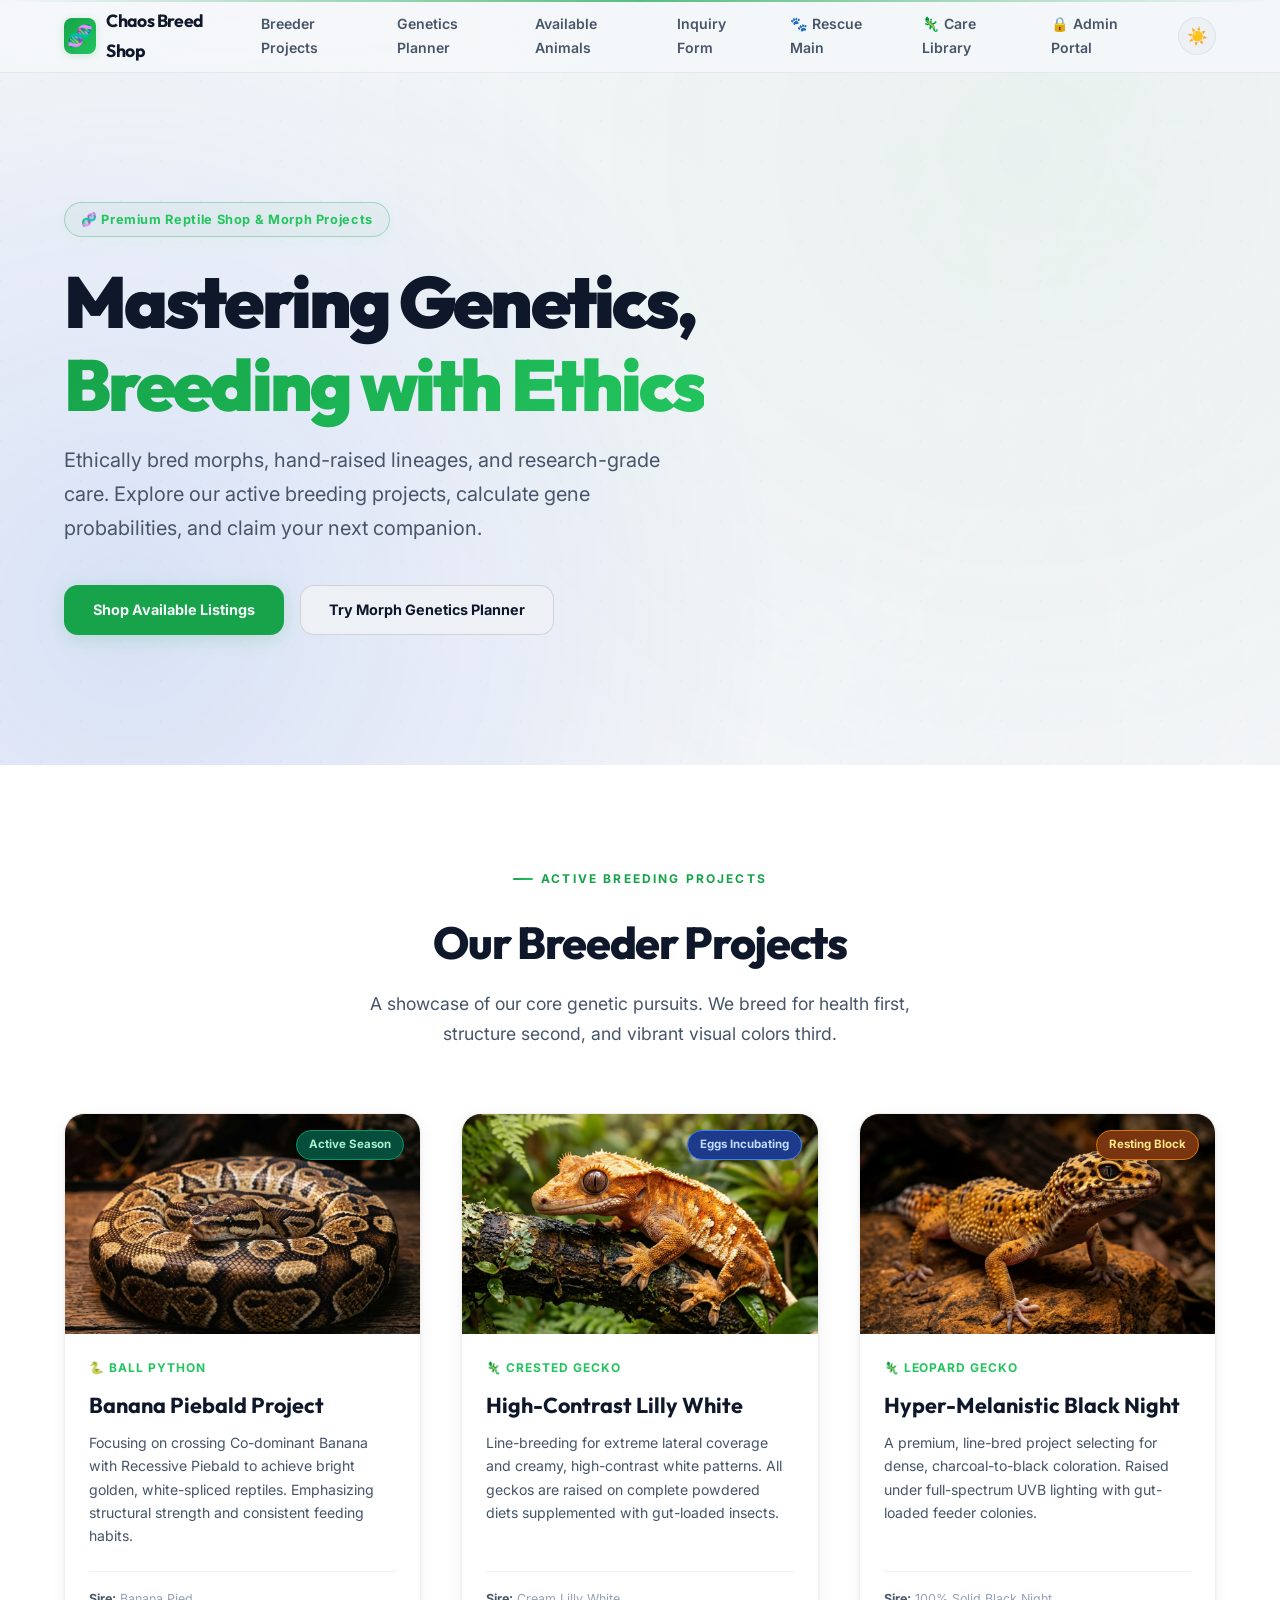
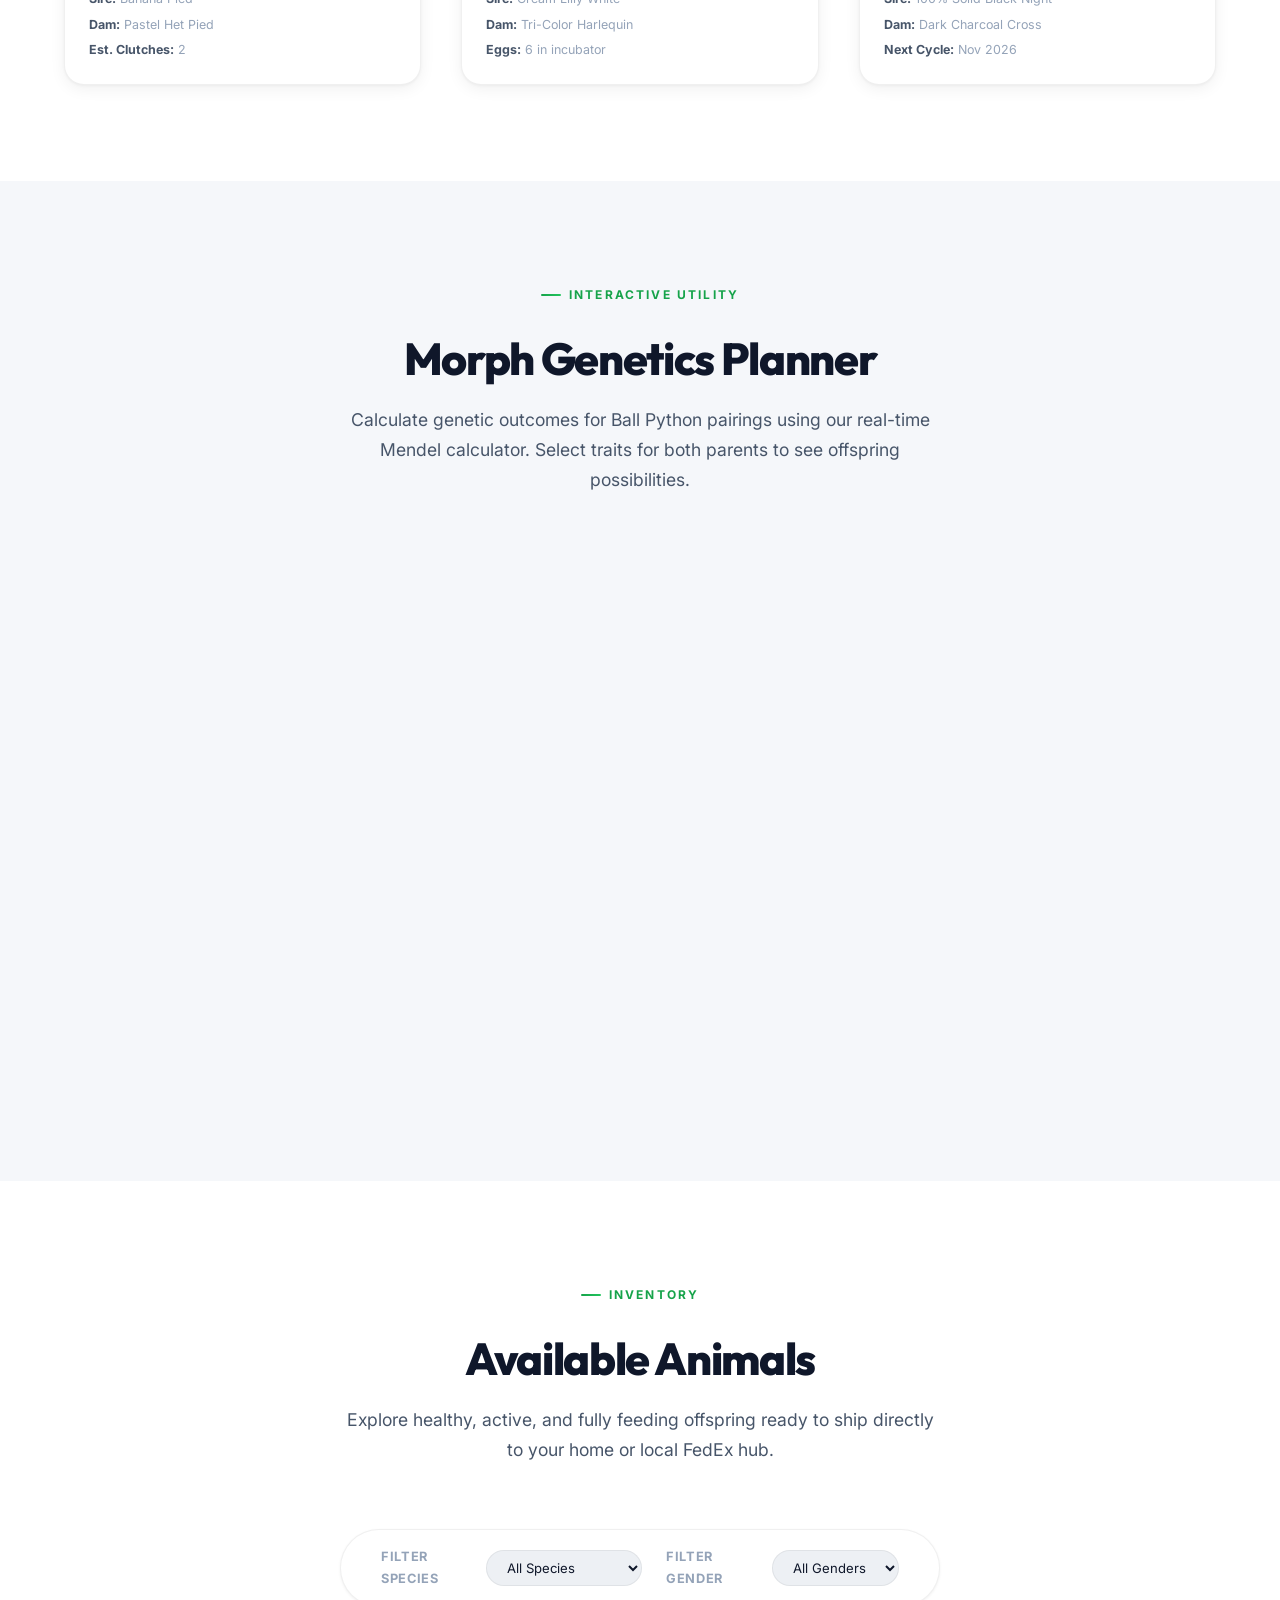
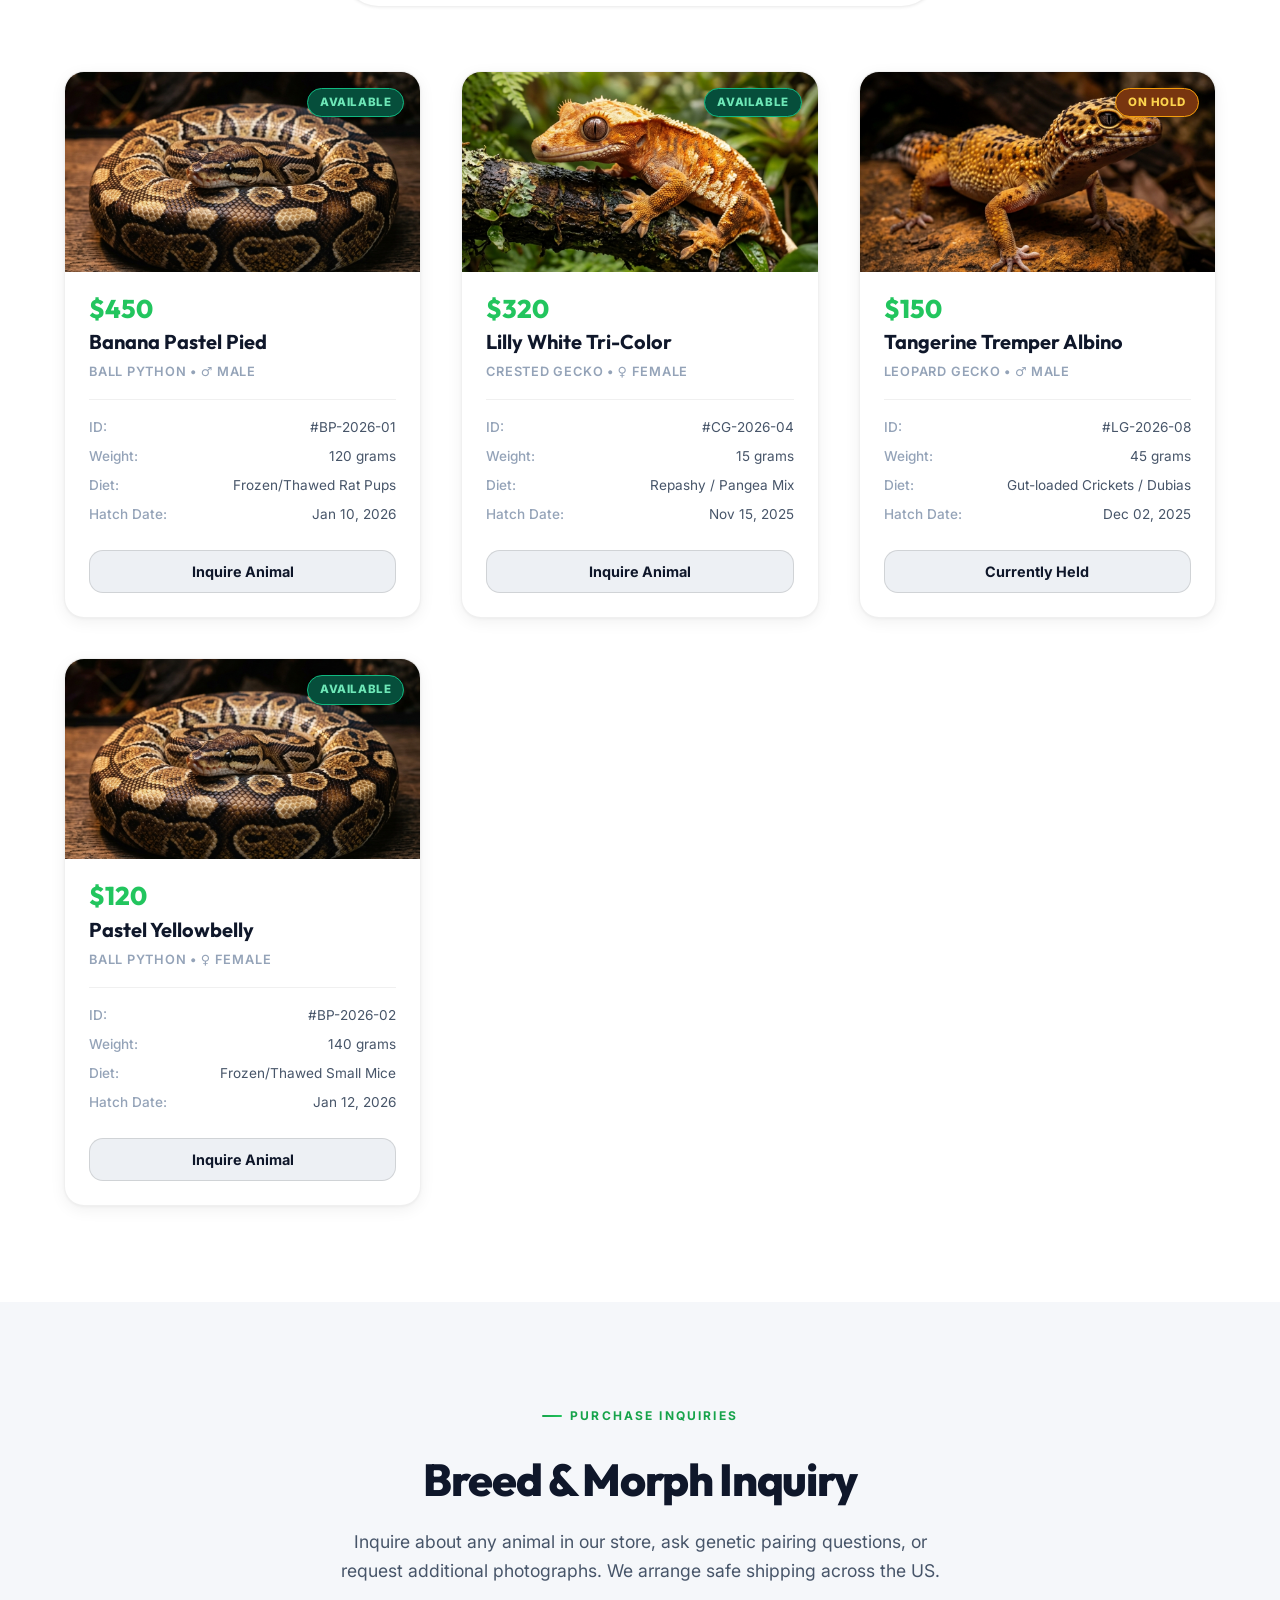
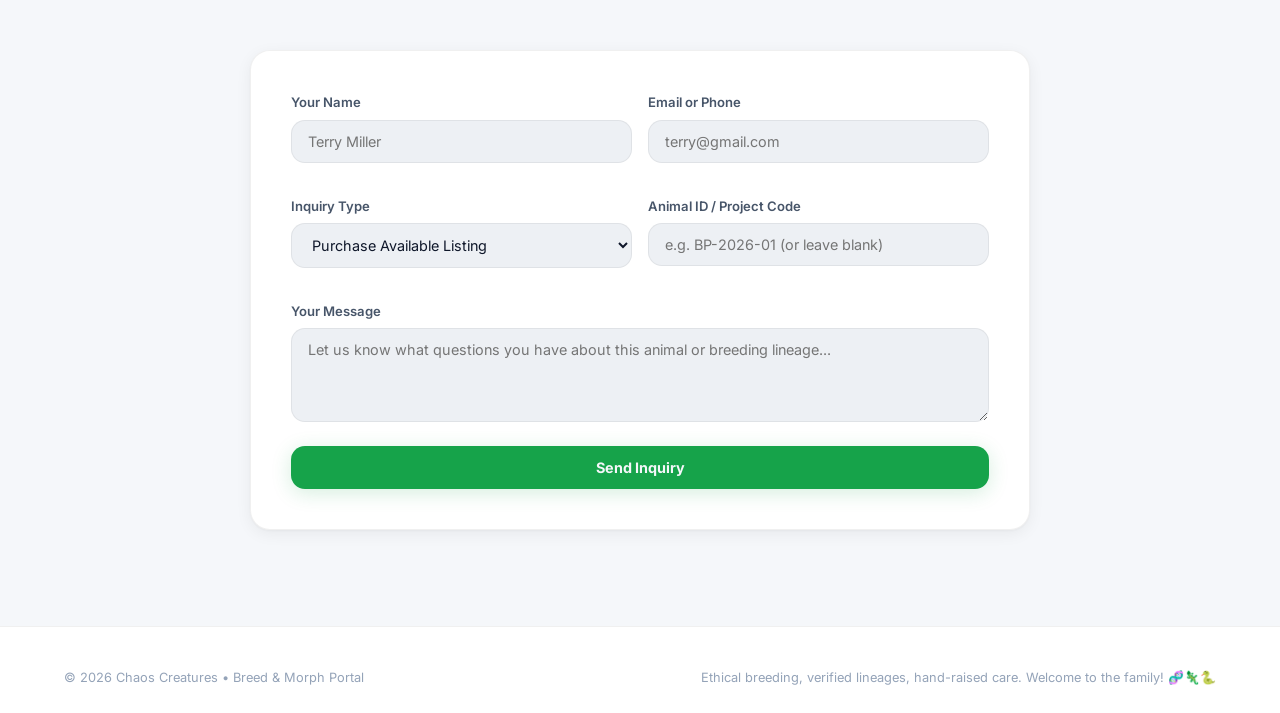
<file: main/index.html>
<!DOCTYPE html>
<html lang="en">
<head>
  <meta charset="UTF-8" />
  <meta name="viewport" content="width=device-width, initial-scale=1.0" />
  <meta name="description" content="Chaos Creatures Breed & Morph Shop — Ethical breeder projects, premium reptile morphs, available listings, and interactive genetics planner." />
  <meta name="theme-color" content="#06080d" />

  <title>Chaos Creatures · Breed &amp; Morph Shop</title>

  <link rel="icon" href="data:image/svg+xml,<svg xmlns='http://www.w3.org/2000/svg' viewBox='0 0 100 100'><text y='.9em' font-size='90'>🧬</text></svg>" />
  <link rel="preconnect" href="https://fonts.googleapis.com" />
  <link rel="preconnect" href="https://fonts.gstatic.com" crossorigin />
  <link href="https://fonts.googleapis.com/css2?family=Inter:wght@300;400;500;600;700;800&family=Outfit:wght@400;500;600;700;800;900&display=swap" rel="stylesheet" />
  <link rel="stylesheet" href="styles.css" />
</head>
<body>

<!-- SKIP LINK -->
<a href="#main-content" class="skip-link">Skip to main content</a>

<!-- OVERLAY FOR MOBILE NAV -->
<div class="nav-overlay" id="navOverlay"></div>

<!-- ============================================================
     NAVIGATION
     ============================================================ -->
<header class="navbar-fixed" id="navbar">
  <nav class="navbar" aria-label="Main navigation">
    <div class="container">
      <div class="nav-brand">
        <span class="logo-icon" aria-hidden="true">🧬</span>
        <h2>Chaos Breed Shop</h2>
      </div>

      <button class="nav-toggle" id="navToggle" aria-label="Toggle navigation menu" aria-expanded="false">
        <span></span>
        <span></span>
        <span></span>
      </button>

      <ul class="nav-menu" id="navMenu" role="menubar">
        <li role="none"><a href="#breeders" role="menuitem">Breeder Projects</a></li>
        <li role="none"><a href="#planner" role="menuitem">Genetics Planner</a></li>
        <li role="none"><a href="#available" role="menuitem">Available Animals</a></li>
        <li role="none"><a href="#inquiry" role="menuitem">Inquiry Form</a></li>
        <li role="none"><a href="http://www.chaoscreaturesmi.org" role="menuitem">🐾 Rescue Main</a></li>
        <li role="none"><a href="http://www.chaoscreaturesmi.info" role="menuitem">🦎 Care Library</a></li>
        <li role="none"><a href="admin/index.html" role="menuitem">🔒 Admin Portal</a></li>

        <!-- Actions -->
        <li class="nav-actions-group" role="none">
          <button class="theme-btn" id="themeToggle" aria-label="Toggle dark/light theme" title="Toggle theme">🌙</button>
        </li>
      </ul>
    </div>
  </nav>
</header>

<!-- ============================================================
     MAIN CONTENT
     ============================================================ -->
<main id="main-content">

  <!-- ============================================================
       HERO SECTION
       ============================================================ -->
  <section class="hero">
    <div class="hero-bg" aria-hidden="true"></div>
    <div class="container">
      <div class="hero-content animate-on-scroll">
        <div class="hero-badge">🧬 Premium Reptile Shop &amp; Morph Projects</div>
        <h1 class="hero-title">
          Mastering Genetics,<br /><span>Breeding with Ethics</span>
        </h1>
        <p class="hero-subtitle">
          Ethically bred morphs, hand-raised lineages, and research-grade care. Explore our active breeding projects, calculate gene probabilities, and claim your next companion.
        </p>
        <div class="btn-group">
          <a href="#available" class="btn btn-primary">Shop Available Listings</a>
          <a href="#planner" class="btn btn-secondary">Try Morph Genetics Planner</a>
        </div>
      </div>
    </div>
  </section>

  <!-- ============================================================
       BREEDER PROJECTS SECTION
       ============================================================ -->
  <section class="breeders-section" id="breeders">
    <div class="container">
      <div class="section-header">
        <div class="section-label">Active Breeding Projects</div>
        <h2>Our Breeder Projects</h2>
        <p>A showcase of our core genetic pursuits. We breed for health first, structure second, and vibrant visual colors third.</p>
      </div>

      <div class="breeders-grid">
        <!-- BALL PYTHON PROJECT -->
        <article class="project-card animate-on-scroll">
          <div class="project-image-wrapper">
            <img src="../info/images/ball-python.png" alt="Banana Piebald Project" class="project-image" />
            <div class="project-tag tag-active">Active Season</div>
          </div>
          <div class="project-body">
            <div class="project-meta">🐍 Ball Python</div>
            <h3>Banana Piebald Project</h3>
            <p class="project-desc">
              Focusing on crossing Co-dominant Banana with Recessive Piebald to achieve bright golden, white-spliced reptiles. Emphasizing structural strength and consistent feeding habits.
            </p>
            <div class="project-stats">
              <span class="p-stat"><strong>Sire:</strong> Banana Pied</span>
              <span class="p-stat"><strong>Dam:</strong> Pastel Het Pied</span>
              <span class="p-stat"><strong>Est. Clutches:</strong> 2</span>
            </div>
          </div>
        </article>

        <!-- CRESTED GECKO PROJECT -->
        <article class="project-card animate-on-scroll">
          <div class="project-image-wrapper">
            <img src="../info/images/crested-gecko.png" alt="Lilly White Project" class="project-image" />
            <div class="project-tag tag-incubating">Eggs Incubating</div>
          </div>
          <div class="project-body">
            <div class="project-meta">🦎 Crested Gecko</div>
            <h3>High-Contrast Lilly White</h3>
            <p class="project-desc">
              Line-breeding for extreme lateral coverage and creamy, high-contrast white patterns. All geckos are raised on complete powdered diets supplemented with gut-loaded insects.
            </p>
            <div class="project-stats">
              <span class="p-stat"><strong>Sire:</strong> Cream Lilly White</span>
              <span class="p-stat"><strong>Dam:</strong> Tri-Color Harlequin</span>
              <span class="p-stat"><strong>Eggs:</strong> 6 in incubator</span>
            </div>
          </div>
        </article>

        <!-- LEOPARD GECKO PROJECT -->
        <article class="project-card animate-on-scroll">
          <div class="project-image-wrapper">
            <img src="../info/images/leopard-gecko.png" alt="Black Night Project" class="project-image" />
            <div class="project-tag tag-resting">Resting Block</div>
          </div>
          <div class="project-body">
            <div class="project-meta">🦎 Leopard Gecko</div>
            <h3>Hyper-Melanistic Black Night</h3>
            <p class="project-desc">
              A premium, line-bred project selecting for dense, charcoal-to-black coloration. Raised under full-spectrum UVB lighting with gut-loaded feeder colonies.
            </p>
            <div class="project-stats">
              <span class="p-stat"><strong>Sire:</strong> 100% Solid Black Night</span>
              <span class="p-stat"><strong>Dam:</strong> Dark Charcoal Cross</span>
              <span class="p-stat"><strong>Next Cycle:</strong> Nov 2026</span>
            </div>
          </div>
        </article>
      </div>
    </div>
  </section>

  <!-- ============================================================
       GENETICS PLANNER (PUNNETT CALCULATOR)
       ============================================================ -->
  <section class="planner-section" id="planner">
    <div class="container">
      <div class="section-header">
        <div class="section-label">Interactive Utility</div>
        <h2>Morph Genetics Planner</h2>
        <p>Calculate genetic outcomes for Ball Python pairings using our real-time Mendel calculator. Select traits for both parents to see offspring possibilities.</p>
      </div>

      <div class="planner-box animate-on-scroll">
        <div class="planner-species-select">
          <label for="plannerSpecies">Pairing Species:</label>
          <select id="plannerSpecies">
            <option value="ball-python">🧬 Ball Python (Python regius)</option>
            <option value="blood-python">🩸 Blood Python (Python brongersmai)</option>
            <option value="crested-gecko">🦎 Crested Gecko (Correlophus ciliatus)</option>
            <option value="leopard-gecko">🦎 Leopard Gecko (Eublepharis macularius)</option>
          </select>
        </div>
        
        <div class="planner-grid">
          
          <!-- Parent Selection Form -->
          <div class="planner-form">
            <h3>Select Parent Genetics</h3>
            <div class="parent-columns">
              
              <!-- Sire (Father) -->
              <div class="parent-form-group">
                <div class="parent-header-title sire-color">♂ Sire (Father)</div>
                
                <div class="add-gene-console">
                  <select id="sireGeneSelect" class="gene-selector">
                    <option value="">-- Add a Gene --</option>
                  </select>
                  <select id="sireGeneState" class="gene-state-selector" style="display:none;"></select>
                  <button type="button" id="sireAddGeneBtn" class="btn btn-secondary add-tag-btn">+ Add</button>
                </div>

                <div class="active-tags" id="sireActiveTags">
                  <p class="no-tags-placeholder">Normal Wild-Type</p>
                </div>
              </div>

              <!-- Dam (Mother) -->
              <div class="parent-form-group">
                <div class="parent-header-title dam-color">♀ Dam (Mother)</div>
                
                <div class="add-gene-console">
                  <select id="damGeneSelect" class="gene-selector">
                    <option value="">-- Add a Gene --</option>
                  </select>
                  <select id="damGeneState" class="gene-state-selector" style="display:none;"></select>
                  <button type="button" id="damAddGeneBtn" class="btn btn-secondary add-tag-btn">+ Add</button>
                </div>

                <div class="active-tags" id="damActiveTags">
                  <p class="no-tags-placeholder">Normal Wild-Type</p>
                </div>
              </div>

            </div>

            <button type="button" class="btn btn-primary planner-calc-btn" id="calcGeneticsBtn">Calculate Offspring</button>
          </div>

          <!-- Calculation Outcomes Display -->
          <div class="planner-results">
            <h3>Calculated Probabilities</h3>
            <p class="results-intro" id="resultsIntro">Select parent traits and click Calculate above to run the Mendelian crossing model.</p>
            
            <div class="results-list-container" style="display: none;" id="resultsListContainer">
              <div class="results-list" id="resultsList">
                <!-- Javascript will render results here -->
              </div>
            </div>
          </div>

        </div>
      </div>
    </div>
  </section>

  <!-- ============================================================
       AVAILABLE SHOP SECTION
       ============================================================ -->
  <section class="available-section" id="available">
    <div class="container">
      <div class="section-header">
        <div class="section-label">Inventory</div>
        <h2>Available Animals</h2>
        <p>Explore healthy, active, and fully feeding offspring ready to ship directly to your home or local FedEx hub.</p>
      </div>

      <!-- Filters console -->
      <div class="inventory-filters animate-on-scroll">
        <div class="filter-group">
          <label for="filterSpecies">Filter Species</label>
          <select id="filterSpecies">
            <option value="all">All Species</option>
            <option value="ball-python">Ball Pythons</option>
            <option value="crested-gecko">Crested Geckos</option>
            <option value="leopard-gecko">Leopard Geckos</option>
          </select>
        </div>
        <div class="filter-group">
          <label for="filterGender">Filter Gender</label>
          <select id="filterGender">
            <option value="all">All Genders</option>
            <option value="male">Male (♂)</option>
            <option value="female">Female (♀)</option>
          </select>
        </div>
      </div>

      <!-- Available Listings Grid -->
      <div class="available-grid stagger-children" id="listingsGrid">
        
        <!-- Listing 1 (Ball Python Male) -->
        <article class="animal-card animate-on-scroll" data-species="ball-python" data-gender="male">
          <div class="animal-image-wrapper">
            <img src="../info/images/ball-python.png" alt="Banana Pastel Piebald Male" class="animal-image" />
            <span class="animal-status status-available">Available</span>
          </div>
          <div class="animal-body">
            <div class="animal-price">$450</div>
            <h3>Banana Pastel Pied</h3>
            <p class="animal-species">Ball Python &bull; ♂ Male</p>
            
            <ul class="animal-specs">
              <li><strong>ID:</strong> #BP-2026-01</li>
              <li><strong>Weight:</strong> 120 grams</li>
              <li><strong>Diet:</strong> Frozen/Thawed Rat Pups</li>
              <li><strong>Hatch Date:</strong> Jan 10, 2026</li>
            </ul>

            <button type="button" class="btn btn-secondary inquire-trigger-btn" data-animal-id="BP-2026-01" data-animal-name="Banana Pastel Pied (Male)">Inquire Animal</button>
          </div>
        </article>

        <!-- Listing 2 (Crested Gecko Female) -->
        <article class="animal-card animate-on-scroll" data-species="crested-gecko" data-gender="female">
          <div class="animal-image-wrapper">
            <img src="../info/images/crested-gecko.png" alt="Lilly White Tri-Color Female" class="animal-image" />
            <span class="animal-status status-available">Available</span>
          </div>
          <div class="animal-body">
            <div class="animal-price">$320</div>
            <h3>Lilly White Tri-Color</h3>
            <p class="animal-species">Crested Gecko &bull; ♀ Female</p>
            
            <ul class="animal-specs">
              <li><strong>ID:</strong> #CG-2026-04</li>
              <li><strong>Weight:</strong> 15 grams</li>
              <li><strong>Diet:</strong> Repashy / Pangea Mix</li>
              <li><strong>Hatch Date:</strong> Nov 15, 2025</li>
            </ul>

            <button type="button" class="btn btn-secondary inquire-trigger-btn" data-animal-id="CG-2026-04" data-animal-name="Lilly White Tri-Color (Female)">Inquire Animal</button>
          </div>
        </article>

        <!-- Listing 3 (Leopard Gecko Male) -->
        <article class="animal-card animate-on-scroll" data-species="leopard-gecko" data-gender="male">
          <div class="animal-image-wrapper">
            <img src="../info/images/leopard-gecko.png" alt="Tangerine Tremper Albino Male" class="animal-image" />
            <span class="animal-status status-hold">On Hold</span>
          </div>
          <div class="animal-body">
            <div class="animal-price">$150</div>
            <h3>Tangerine Tremper Albino</h3>
            <p class="animal-species">Leopard Gecko &bull; ♂ Male</p>
            
            <ul class="animal-specs">
              <li><strong>ID:</strong> #LG-2026-08</li>
              <li><strong>Weight:</strong> 45 grams</li>
              <li><strong>Diet:</strong> Gut-loaded Crickets / Dubias</li>
              <li><strong>Hatch Date:</strong> Dec 02, 2025</li>
            </ul>

            <button type="button" class="btn btn-secondary inquire-trigger-btn" data-animal-id="LG-2026-08" data-animal-name="Tangerine Tremper Albino (Male)" disabled>Currently Held</button>
          </div>
        </article>

        <!-- Listing 4 (Ball Python Female) -->
        <article class="animal-card animate-on-scroll" data-species="ball-python" data-gender="female">
          <div class="animal-image-wrapper">
            <img src="../info/images/ball-python.png" alt="Pastel Yellowbelly Female" class="animal-image" />
            <span class="animal-status status-available">Available</span>
          </div>
          <div class="animal-body">
            <div class="animal-price">$120</div>
            <h3>Pastel Yellowbelly</h3>
            <p class="animal-species">Ball Python &bull; ♀ Female</p>
            
            <ul class="animal-specs">
              <li><strong>ID:</strong> #BP-2026-02</li>
              <li><strong>Weight:</strong> 140 grams</li>
              <li><strong>Diet:</strong> Frozen/Thawed Small Mice</li>
              <li><strong>Hatch Date:</strong> Jan 12, 2026</li>
            </ul>

            <button type="button" class="btn btn-secondary inquire-trigger-btn" data-animal-id="BP-2026-02" data-animal-name="Pastel Yellowbelly (Female)">Inquire Animal</button>
          </div>
        </article>

      </div>
    </div>
  </section>

  <!-- ============================================================
       INQUIRY & INTEREST FORM
       ============================================================ -->
  <section class="inquiry-section" id="inquiry">
    <div class="container">
      <div class="section-header">
        <div class="section-label">Purchase Inquiries</div>
        <h2>Breed &amp; Morph Inquiry</h2>
        <p>Inquire about any animal in our store, ask genetic pairing questions, or request additional photographs. We arrange safe shipping across the US.</p>
      </div>

      <div class="inquiry-box animate-on-scroll">
        <div class="form-card">
          <form id="inquiryForm" action="https://api.web3forms.com/submit" method="POST">
            <!-- Web3Forms Config -->
            <input type="hidden" name="access_key" value="e08925d7-da14-40d1-b885-0dbb5ec7a566" />
            <input type="hidden" name="subject" id="formSubject" value="New Shop Purchase Inquiry" />
            <input type="hidden" name="from_name" value="Chaos Creatures Breeder Shop" />

            <div class="form-group-row">
              <div class="form-group">
                <label for="formName">Your Name</label>
                <input type="text" id="formName" name="Visitor Name" placeholder="Terry Miller" required />
              </div>
              <div class="form-group">
                <label for="formEmail">Email or Phone</label>
                <input type="text" id="formEmail" name="email" placeholder="terry@gmail.com" required />
              </div>
            </div>

            <div class="form-group-row">
              <div class="form-group">
                <label for="formInquiryType">Inquiry Type</label>
                <select id="formInquiryType" name="Inquiry Type">
                  <option value="Purchase Inquiry">Purchase Available Listing</option>
                  <option value="Breeder Project Question">Breeder Project Question</option>
                  <option value="Custom Genetics Inquiry">Custom Genetic Pairing Question</option>
                  <option value="General Shop Inquiry">General Shop Inquiry</option>
                </select>
              </div>
              <div class="form-group">
                <label for="formAnimalId">Animal ID / Project Code</label>
                <input type="text" id="formAnimalId" name="Animal ID Reference" placeholder="e.g. BP-2026-01 (or leave blank)" />
              </div>
            </div>

            <div class="form-group">
              <label for="formMessage">Your Message</label>
              <textarea id="formMessage" name="Detailed Message" rows="4" placeholder="Let us know what questions you have about this animal or breeding lineage..." required></textarea>
            </div>

            <button type="submit" class="btn btn-primary form-submit-btn">Send Inquiry</button>
          </form>

          <div class="form-success-banner" id="successBanner">
            <strong>Inquiry Logged!</strong> Thank you for your interest in Chaos Creatures. We have received your submission and will get back to you shortly to coordinate purchase, shipping details, or answer your genetics query.
          </div>
        </div>
      </div>
    </div>
  </section>

</main>

<!-- ============================================================
     FOOTER
     ============================================================ -->
<footer class="footer">
  <div class="container">
    <div class="footer-bottom">
      <p>&copy; 2026 Chaos Creatures &bull; Breed &amp; Morph Portal</p>
      <p>Ethical breeding, verified lineages, hand-raised care. Welcome to the family! 🧬🦎🐍</p>
    </div>
  </div>
</footer>

<script src="script.js"></script>

</body>
</html>
</file>
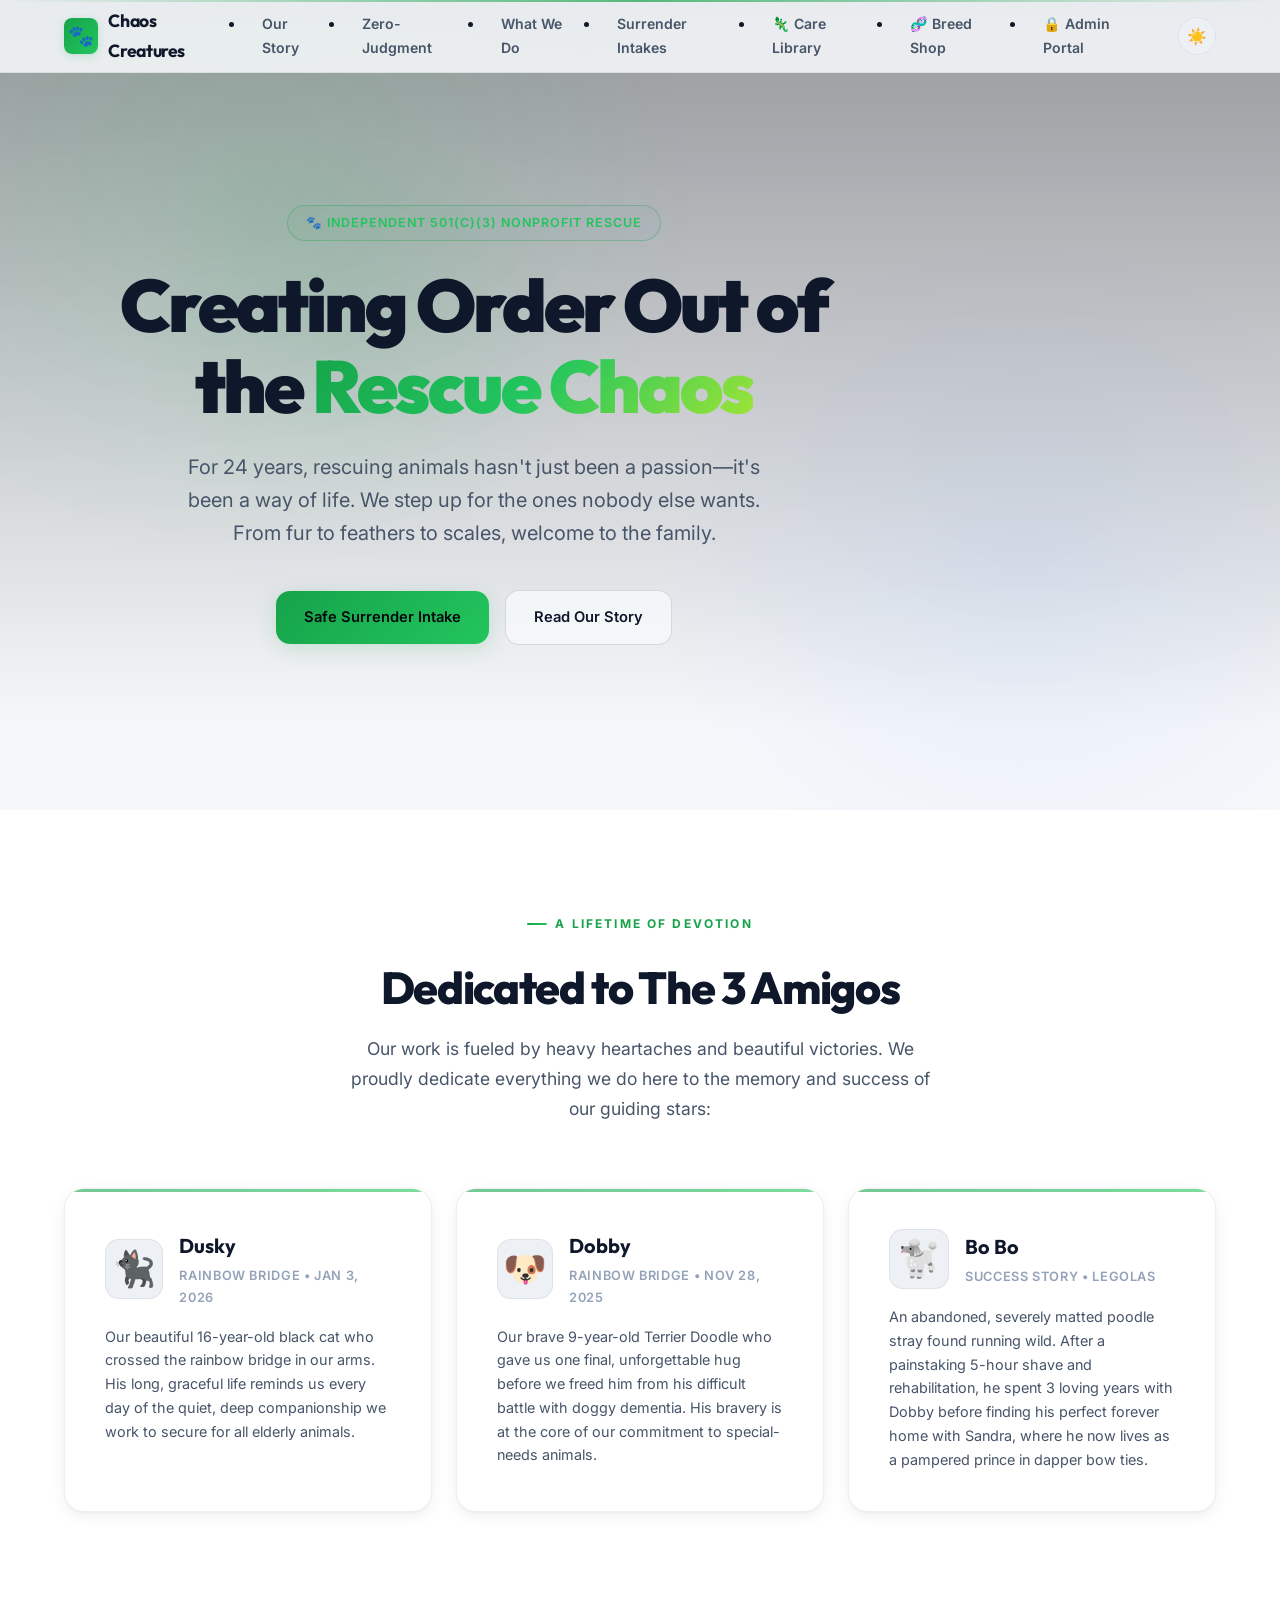
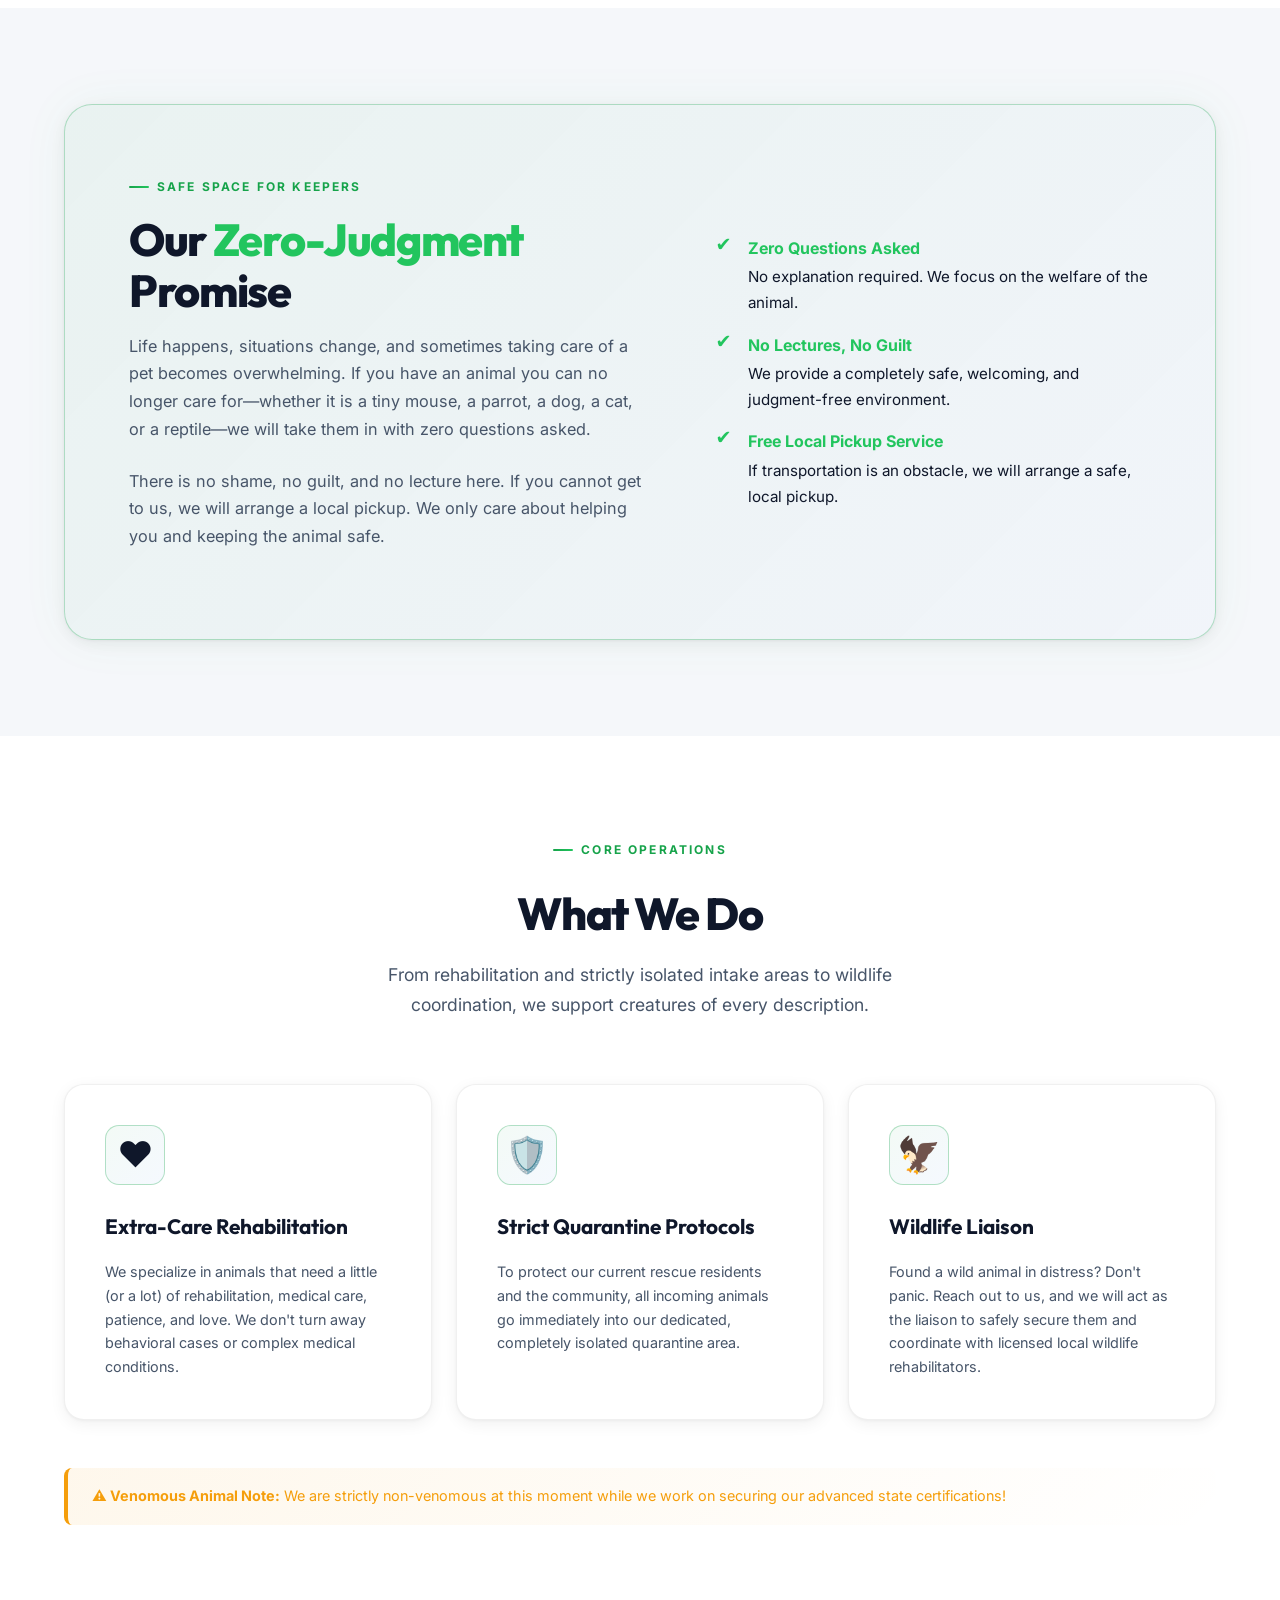
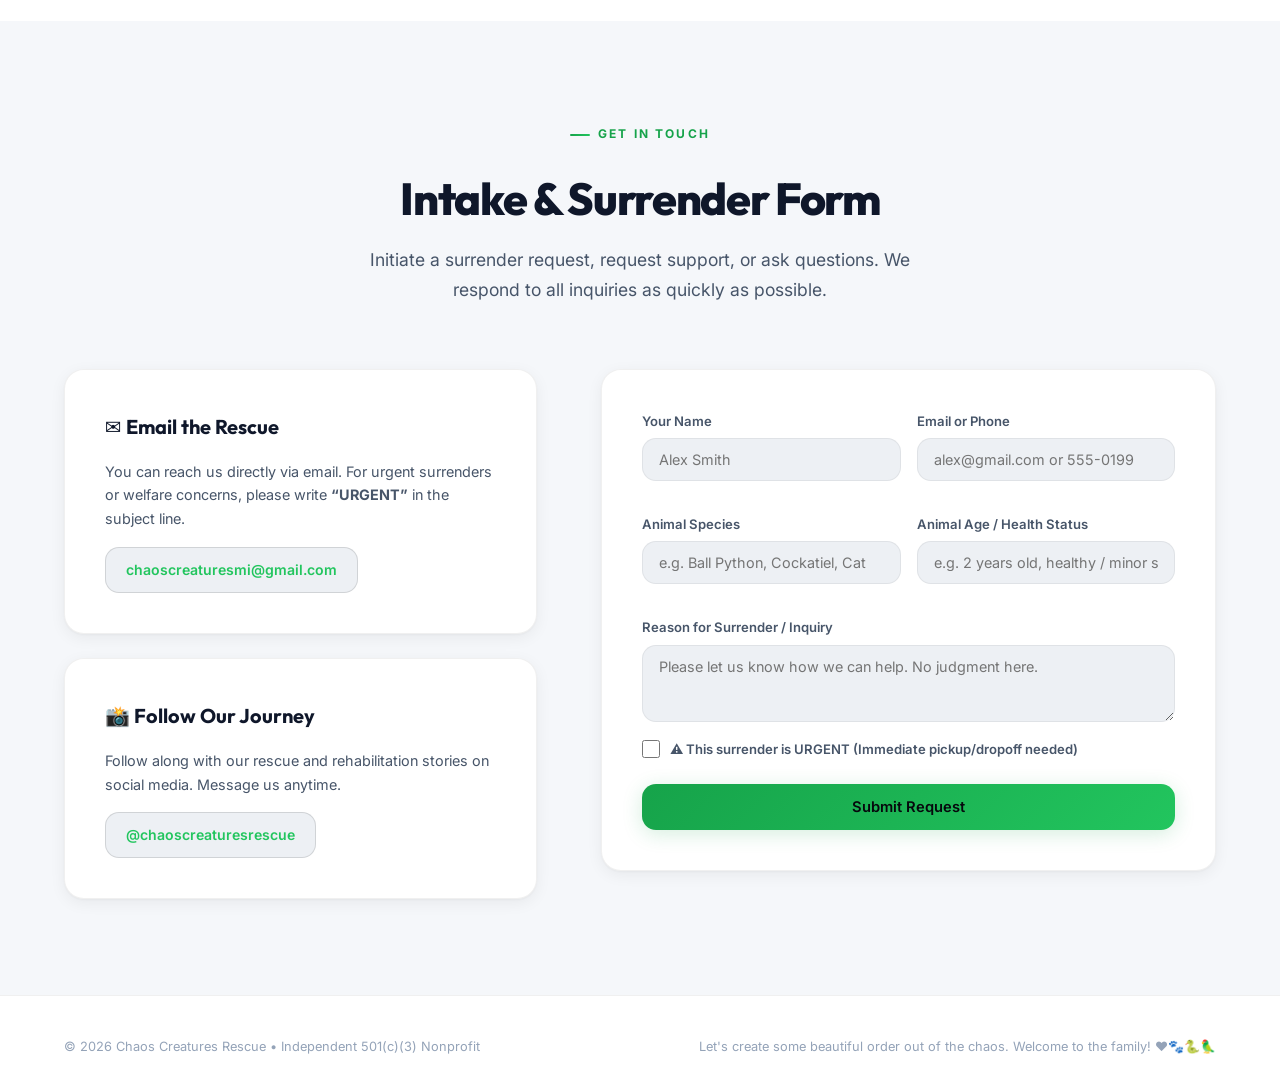
<file: rescue/index.html>
<!DOCTYPE html>
<html lang="en">
<head>
  <meta charset="UTF-8" />
  <meta name="viewport" content="width=device-width, initial-scale=1.0" />
  <meta name="description" content="Chaos Creatures Rescue — Independent 501(c)(3) nonprofit rescue dedicated to rehab, quarantine, and responsible rehoming with a zero-judgment surrender promise." />
  <meta name="theme-color" content="#06080d" />

  <title>Chaos Creatures Rescue · Reptile Rescue &amp; Rehoming</title>

  <link rel="icon" href="data:image/svg+xml,<svg xmlns='http://www.w3.org/2000/svg' viewBox='0 0 100 100'><text y='.9em' font-size='90'>🐾</text></svg>" />
  <link rel="preconnect" href="https://fonts.googleapis.com" />
  <link rel="preconnect" href="https://fonts.gstatic.com" crossorigin />
  <link href="https://fonts.googleapis.com/css2?family=Inter:wght@300;400;500;600;700;800&family=Outfit:wght@400;500;600;700;800;900&display=swap" rel="stylesheet" />
  <link rel="stylesheet" href="styles.css" />
</head>
<body>

<!-- SKIP LINK -->
<a href="#main-content" class="skip-link">Skip to main content</a>

<!-- OVERLAY FOR MOBILE NAV -->
<div class="nav-overlay" id="navOverlay"></div>

<!-- ============================================================
     NAVIGATION
     ============================================================ -->
<header class="navbar-fixed" id="navbar">
  <nav class="navbar" aria-label="Main navigation">
    <div class="container">
      <div class="nav-brand">
        <span class="logo-icon" aria-hidden="true">🐾</span>
        <h2>Chaos Creatures</h2>
      </div>

      <button class="nav-toggle" id="navToggle" aria-label="Toggle navigation menu" aria-expanded="false">
        <span></span>
        <span></span>
        <span></span>
      </button>

      <ul class="nav-menu" id="navMenu" role="menubar">
        <li role="none"><a href="#story" role="menuitem">Our Story</a></li>
        <li role="none"><a href="#promise" role="menuitem">Zero-Judgment</a></li>
        <li role="none"><a href="#services" role="menuitem">What We Do</a></li>
        <li role="none"><a href="#surrender" role="menuitem">Surrender Intakes</a></li>
        <li role="none"><a href="http://www.chaoscreaturesmi.info" role="menuitem">🦎 Care Library</a></li>
        <li role="none"><a href="http://www.chaoscreaturesmi.online" role="menuitem">🧬 Breed Shop</a></li>
        <li role="none"><a href="../main/admin/index.html" role="menuitem">🔒 Admin Portal</a></li>

        <!-- Actions Grouped -->
        <li class="nav-actions-group" role="none">
          <button class="theme-btn" id="themeToggle" aria-label="Toggle dark/light theme" title="Toggle theme">🌙</button>
        </li>
      </ul>
    </div>
  </nav>
</header>

<!-- ============================================================
     MAIN CONTENT WRAPPER
     ============================================================ -->
<main id="main-content">

  <!-- ============================================================
       HERO SECTION
       ============================================================ -->
  <section class="hero">
    <div class="hero-bg" aria-hidden="true"></div>
    <div class="container">
      <div class="hero-content">
        <div class="hero-badge">🐾 Independent 501(c)(3) Nonprofit Rescue</div>
        <h1 class="hero-title">
          Creating Order Out of the <span>Rescue Chaos</span>
        </h1>
        <p class="hero-subtitle">
          For 24 years, rescuing animals hasn't just been a passion—it's been a way of life. We step up for the ones nobody else wants. From fur to feathers to scales, welcome to the family.
        </p>
        <div class="btn-group">
          <a href="#surrender" class="btn btn-primary">Safe Surrender Intake</a>
          <a href="#story" class="btn btn-secondary">Read Our Story</a>
        </div>
      </div>
    </div>
  </section>

  <!-- ============================================================
       DEDICATION SECTION (THE 3 AMIGOS)
       ============================================================ -->
  <section class="dedication-section" id="story">
    <div class="container">
      <div class="section-header">
        <div class="section-label">A Lifetime of Devotion</div>
        <h2>Dedicated to The 3 Amigos</h2>
        <p>Our work is fueled by heavy heartaches and beautiful victories. We proudly dedicate everything we do here to the memory and success of our guiding stars:</p>
      </div>

      <div class="dedication-grid">
        <!-- DUSKY -->
        <article class="amigo-card">
          <div class="amigo-header">
            <div class="amigo-avatar" aria-hidden="true">🐈‍⬛</div>
            <div class="amigo-title">
              <h3>Dusky</h3>
              <div class="amigo-dates">Rainbow Bridge &bull; Jan 3, 2026</div>
            </div>
          </div>
          <p class="amigo-desc">
            Our beautiful 16-year-old black cat who crossed the rainbow bridge in our arms. His long, graceful life reminds us every day of the quiet, deep companionship we work to secure for all elderly animals.
          </p>
        </article>

        <!-- DOBBY -->
        <article class="amigo-card">
          <div class="amigo-header">
            <div class="amigo-avatar" aria-hidden="true">🐶</div>
            <div class="amigo-title">
              <h3>Dobby</h3>
              <div class="amigo-dates">Rainbow Bridge &bull; Nov 28, 2025</div>
            </div>
          </div>
          <p class="amigo-desc">
            Our brave 9-year-old Terrier Doodle who gave us one final, unforgettable hug before we freed him from his difficult battle with doggy dementia. His bravery is at the core of our commitment to special-needs animals.
          </p>
        </article>

        <!-- BO BO (LEGOLAS) -->
        <article class="amigo-card">
          <div class="amigo-header">
            <div class="amigo-avatar" aria-hidden="true">🐩</div>
            <div class="amigo-title">
              <h3>Bo Bo</h3>
              <div class="amigo-dates">Success Story &bull; Legolas</div>
            </div>
          </div>
          <p class="amigo-desc">
            An abandoned, severely matted poodle stray found running wild. After a painstaking 5-hour shave and rehabilitation, he spent 3 loving years with Dobby before finding his perfect forever home with Sandra, where he now lives as a pampered prince in dapper bow ties.
          </p>
        </article>
      </div>
    </div>
  </section>

  <!-- ============================================================
       ZERO-JUDGMENT PROMISE
       ============================================================ -->
  <section class="promise-section" id="promise">
    <div class="container">
      <div class="promise-box">
        <div class="promise-grid">
          <div class="promise-content">
            <div class="section-label">Safe Space for Keepers</div>
            <h2>Our <span>Zero-Judgment</span> Promise</h2>
            <p>
              Life happens, situations change, and sometimes taking care of a pet becomes overwhelming. If you have an animal you can no longer care for—whether it is a tiny mouse, a parrot, a dog, a cat, or a reptile—we will take them in with zero questions asked.
            </p>
            <p>
              There is no shame, no guilt, and no lecture here. If you cannot get to us, we will arrange a local pickup. We only care about helping you and keeping the animal safe.
            </p>
          </div>
          <div>
            <ul class="promise-features">
              <li>
                <span class="feature-check" aria-hidden="true">✔</span>
                <div>
                  <strong>Zero Questions Asked</strong>
                  No explanation required. We focus on the welfare of the animal.
                </div>
              </li>
              <li>
                <span class="feature-check" aria-hidden="true">✔</span>
                <div>
                  <strong>No Lectures, No Guilt</strong>
                  We provide a completely safe, welcoming, and judgment-free environment.
                </div>
              </li>
              <li>
                <span class="feature-check" aria-hidden="true">✔</span>
                <div>
                  <strong>Free Local Pickup Service</strong>
                  If transportation is an obstacle, we will arrange a safe, local pickup.
                </div>
              </li>
            </ul>
          </div>
        </div>
      </div>
    </div>
  </section>

  <!-- ============================================================
       SERVICES (WHAT WE DO)
       ============================================================ -->
  <section class="services-section" id="services">
    <div class="container">
      <div class="section-header">
        <div class="section-label">Core Operations</div>
        <h2>What We Do</h2>
        <p>From rehabilitation and strictly isolated intake areas to wildlife coordination, we support creatures of every description.</p>
      </div>

      <div class="services-grid">
        <!-- EXTRA CARE -->
        <article class="service-card">
          <div class="service-icon" aria-hidden="true">❤️</div>
          <h3>Extra-Care Rehabilitation</h3>
          <p>
            We specialize in animals that need a little (or a lot) of rehabilitation, medical care, patience, and love. We don't turn away behavioral cases or complex medical conditions.
          </p>
        </article>

        <!-- QUARANTINE -->
        <article class="service-card">
          <div class="service-icon" aria-hidden="true">🛡️</div>
          <h3>Strict Quarantine Protocols</h3>
          <p>
            To protect our current rescue residents and the community, all incoming animals go immediately into our dedicated, completely isolated quarantine area.
          </p>
        </article>

        <!-- WILDLIFE LIAISON -->
        <article class="service-card">
          <div class="service-icon" aria-hidden="true">🦅</div>
          <h3>Wildlife Liaison</h3>
          <p>
            Found a wild animal in distress? Don't panic. Reach out to us, and we will act as the liaison to safely secure them and coordinate with licensed local wildlife rehabilitators.
          </p>
        </article>

        <!-- SAFETY NOTE -->
        <div class="service-warning">
          <strong>⚠️ Venomous Animal Note:</strong> We are strictly non-venomous at this moment while we work on securing our advanced state certifications!
        </div>
      </div>
    </div>
  </section>

  <!-- ============================================================
       CONTACT & SURRENDER FORM
       ============================================================ -->
  <section class="contact-section" id="surrender">
    <div class="container">
      <div class="section-header">
        <div class="section-label">Get in Touch</div>
        <h2>Intake &amp; Surrender Form</h2>
        <p>Initiate a surrender request, request support, or ask questions. We respond to all inquiries as quickly as possible.</p>
      </div>

      <div class="contact-grid">
        <!-- Info card left -->
        <div class="contact-info-block">
          <div class="contact-card">
            <h3>✉ Email the Rescue</h3>
            <p>
              You can reach us directly via email. For urgent surrenders or welfare concerns, please write <strong>“URGENT”</strong> in the subject line.
            </p>
            <a href="mailto:chaoscreaturesmi@gmail.com" class="contact-link-btn">chaoscreaturesmi@gmail.com</a>
          </div>

          <div class="contact-card">
            <h3>📸 Follow Our Journey</h3>
            <p>
              Follow along with our rescue and rehabilitation stories on social media. Message us anytime.
            </p>
            <a href="https://instagram.com/chaoscreaturesrescue" target="_blank" class="contact-link-btn">@chaoscreaturesrescue</a>
          </div>
        </div>

        <!-- Form card right -->
        <div class="form-card">
          <form id="surrenderForm" action="https://api.web3forms.com/submit" method="POST">
            <!-- Web3Forms Config -->
            <input type="hidden" name="access_key" value="e08925d7-da14-40d1-b885-0dbb5ec7a566" />
            <input type="hidden" name="subject" id="formSubject" value="New Surrender Request" />
            <input type="hidden" name="from_name" value="Chaos Creatures Rescue Web Portal" />

            <div class="form-group-row">
              <div class="form-group">
                <label for="formName">Your Name</label>
                <input type="text" id="formName" name="Visitor Name" placeholder="Alex Smith" required />
              </div>
              <div class="form-group">
                <label for="formEmail">Email or Phone</label>
                <input type="text" id="formEmail" name="email" placeholder="alex@gmail.com or 555-0199" required />
              </div>
            </div>

            <div class="form-group-row">
              <div class="form-group">
                <label for="formSpecies">Animal Species</label>
                <input type="text" id="formSpecies" name="Animal Species" placeholder="e.g. Ball Python, Cockatiel, Cat" required />
              </div>
              <div class="form-group">
                <label for="formAge">Animal Age / Health Status</label>
                <input type="text" id="formAge" name="Animal Age & Health Status" placeholder="e.g. 2 years old, healthy / minor stuck shed" />
              </div>
            </div>

            <div class="form-group">
              <label for="formReason">Reason for Surrender / Inquiry</label>
              <textarea id="formReason" name="Reason for Surrender / Inquiry" rows="3" placeholder="Please let us know how we can help. No judgment here." required></textarea>
            </div>

            <div class="form-group form-checkbox">
              <input type="checkbox" id="formUrgent" name="Is this Surrender URGENT?" value="Yes - URGENT Intake Requested" />
              <label for="formUrgent">⚠️ This surrender is URGENT (Immediate pickup/dropoff needed)</label>
            </div>

            <button type="submit" class="btn btn-primary form-submit-btn">Submit Request</button>
          </form>

          <div class="form-success-banner" id="successBanner">
            <strong>Intake Request Submitted!</strong> Thank you for reaching out. We have logged your request and will contact you shortly to coordinate details.
          </div>
        </div>
      </div>
    </div>
  </section>

</main>

<!-- ============================================================
     FOOTER
     ============================================================ -->
<footer class="footer">
  <div class="container">
    <div class="footer-bottom">
      <p>&copy; 2026 Chaos Creatures Rescue &bull; Independent 501(c)(3) Nonprofit</p>
      <p>Let's create some beautiful order out of the chaos. Welcome to the family! ❤️🐾🐍🦜</p>
    </div>
  </div>
</footer>

<script src="script.js"></script>

</body>
</html>
</file>
<file: info/styles.css>
/* ============================================================
   CHAOS CREATURE RESCUE — Design System v3.1
   Premium dark-first design with depth, gradients & character
   ============================================================ */

/* ---------- Google Fonts ---------- */
@import url('https://fonts.googleapis.com/css2?family=Inter:wght@300;400;500;600;700;800;900&family=Outfit:wght@400;500;600;700;800&display=swap');

/* ============================================================
   1. CSS CUSTOM PROPERTIES (Design Tokens)
   ============================================================ */
:root {
  /* Color Palette — Dark Theme (default) */
  --bg-primary:    #06080d;
  --bg-secondary:  #0d1017;
  --bg-tertiary:   #151a24;
  --bg-card:       #111520;
  --bg-glass:      rgba(11, 14, 20, 0.82);

  --text-primary:  #e8ecf2;
  --text-secondary:#8894a8;
  --text-tertiary: #505c72;
  --text-inverse:  #06080d;

  --accent:        #22c55e;
  --accent-hover:  #16a34a;
  --accent-light:  #4ade80;
  --accent-glow:   rgba(34, 197, 94, 0.3);
  --accent-subtle: rgba(34, 197, 94, 0.07);

  --accent-2:      #3b82f6;
  --accent-2-glow: rgba(59, 130, 246, 0.2);

  --warning:       #f59e0b;
  --warning-bg:    rgba(245, 158, 11, 0.08);
  --danger:        #ef4444;
  --danger-bg:     rgba(239, 68, 68, 0.08);
  --info:          #3b82f6;
  --info-bg:       rgba(59, 130, 246, 0.08);

  --border:        rgba(255, 255, 255, 0.05);
  --border-hover:  rgba(255, 255, 255, 0.1);
  --border-accent: rgba(34, 197, 94, 0.35);

  --shadow-sm:     0 2px 4px rgba(0, 0, 0, 0.4);
  --shadow-md:     0 4px 20px rgba(0, 0, 0, 0.5);
  --shadow-lg:     0 12px 40px rgba(0, 0, 0, 0.6);
  --shadow-glow:   0 0 60px rgba(34, 197, 94, 0.12);
  --shadow-card:   0 4px 24px rgba(0, 0, 0, 0.35), inset 0 1px 0 rgba(255,255,255,0.03);

  /* Typography */
  --font-display:  'Outfit', system-ui, sans-serif;
  --font-body:     'Inter', system-ui, sans-serif;

  /* Spacing Scale */
  --sp-xs:  0.25rem;
  --sp-sm:  0.5rem;
  --sp-md:  1rem;
  --sp-lg:  1.5rem;
  --sp-xl:  2.5rem;
  --sp-2xl: 4rem;
  --sp-3xl: 6rem;

  /* Border Radius */
  --radius-sm:  8px;
  --radius-md:  14px;
  --radius-lg:  20px;
  --radius-xl:  28px;
  --radius-full: 9999px;

  /* Transitions */
  --ease:     cubic-bezier(0.4, 0, 0.2, 1);
  --duration: 280ms;
  --spring:   cubic-bezier(0.34, 1.56, 0.64, 1);

  /* Layout */
  --container-max: 1320px;
  --nav-height:    72px;
}

/* ============================================================
   2. LIGHT THEME
   ============================================================ */
html.light-theme {
  --bg-primary:    #f5f7fa;
  --bg-secondary:  #ffffff;
  --bg-tertiary:   #edf0f4;
  --bg-card:       #ffffff;
  --bg-glass:      rgba(245, 247, 250, 0.88);

  --text-primary:  #0f172a;
  --text-secondary:#475569;
  --text-tertiary: #94a3b8;
  --text-inverse:  #f5f7fa;

  --accent:        #16a34a;
  --accent-hover:  #15803d;
  --accent-light:  #22c55e;
  --accent-glow:   rgba(22, 163, 74, 0.18);
  --accent-subtle: rgba(22, 163, 74, 0.05);

  --accent-2-glow: rgba(59, 130, 246, 0.12);

  --border:        rgba(0, 0, 0, 0.06);
  --border-hover:  rgba(0, 0, 0, 0.12);
  --border-accent: rgba(22, 163, 74, 0.3);

  --shadow-sm:     0 1px 3px rgba(0, 0, 0, 0.06);
  --shadow-md:     0 4px 16px rgba(0, 0, 0, 0.08);
  --shadow-lg:     0 8px 32px rgba(0, 0, 0, 0.1);
  --shadow-glow:   0 0 40px rgba(22, 163, 74, 0.08);
  --shadow-card:   0 1px 3px rgba(0,0,0,0.04), 0 4px 16px rgba(0,0,0,0.06);
}

/* ============================================================
   3. RESET & BASE
   ============================================================ */
*, *::before, *::after {
  margin: 0;
  padding: 0;
  box-sizing: border-box;
}

html {
  scroll-behavior: smooth;
  scroll-padding-top: calc(var(--nav-height) + 1.5rem);
  -webkit-text-size-adjust: 100%;
  overflow-x: hidden;
  max-width: 100%;
}

body {
  font-family: var(--font-body);
  font-size: 16px;
  line-height: 1.7;
  color: var(--text-primary);
  background-color: var(--bg-primary);
  -webkit-font-smoothing: antialiased;
  -moz-osx-font-smoothing: grayscale;
  overflow-x: hidden;
  transition: background-color var(--duration) var(--ease),
              color var(--duration) var(--ease);
}

/* Subtle grid texture on body */
body::before {
  content: '';
  position: fixed;
  inset: 0;
  background-image:
    radial-gradient(circle at 1px 1px, rgba(255,255,255,0.015) 1px, transparent 0);
  background-size: 40px 40px;
  pointer-events: none;
  z-index: 0;
}

html.light-theme body::before {
  background-image:
    radial-gradient(circle at 1px 1px, rgba(0,0,0,0.02) 1px, transparent 0);
}

img {
  max-width: 100%;
  height: auto;
  display: block;
}

a {
  color: var(--accent);
  text-decoration: none;
  transition: color var(--duration) var(--ease);
}
a:hover { color: var(--accent-hover); }

ul { list-style: none; }

/* Accessibility — Skip Link */
.skip-link {
  position: absolute;
  top: -100%;
  left: var(--sp-md);
  padding: var(--sp-sm) var(--sp-md);
  background: var(--accent);
  color: #fff;
  border-radius: var(--radius-sm);
  font-weight: 600;
  z-index: 10000;
  transition: top var(--duration) var(--ease);
}
.skip-link:focus { top: var(--sp-md); }

/* Focus Visible */
:focus-visible {
  outline: 2px solid var(--accent);
  outline-offset: 3px;
  border-radius: var(--radius-sm);
}

/* Custom Scrollbar */
::-webkit-scrollbar { width: 6px; }
::-webkit-scrollbar-track { background: transparent; }
::-webkit-scrollbar-thumb {
  background: var(--text-tertiary);
  border-radius: var(--radius-full);
}
::-webkit-scrollbar-thumb:hover { background: var(--accent); }

/* ============================================================
   4. LAYOUT
   ============================================================ */
.container {
  position: relative;
  width: 100%;
  max-width: var(--container-max);
  margin: 0 auto;
  padding: 0 var(--sp-lg);
  z-index: 1;
}

.section-header {
  text-align: center;
  margin-bottom: var(--sp-2xl);
}

.section-header h2 {
  font-family: var(--font-display);
  font-size: clamp(2rem, 4.5vw, 3.2rem);
  font-weight: 800;
  color: var(--text-primary);
  margin-bottom: var(--sp-sm);
  letter-spacing: -0.04em;
}

.section-header p {
  font-size: clamp(1rem, 2vw, 1.15rem);
  color: var(--text-secondary);
  max-width: 560px;
  margin: 0 auto;
}

.section-label {
  display: inline-flex;
  align-items: center;
  gap: var(--sp-sm);
  font-size: 0.75rem;
  font-weight: 700;
  letter-spacing: 0.18em;
  text-transform: uppercase;
  color: var(--accent);
  margin-bottom: var(--sp-md);
}

.section-label::before {
  content: '';
  width: 28px;
  height: 2px;
  background: linear-gradient(90deg, var(--accent), var(--accent-light));
  border-radius: var(--radius-full);
}

/* ============================================================
   5. NAVIGATION — Elevated & Polished
   ============================================================ */
.navbar-fixed {
  position: fixed;
  top: 0;
  left: 0;
  right: 0;
  z-index: 1000;
  background: var(--bg-glass);
  backdrop-filter: blur(24px) saturate(1.6);
  -webkit-backdrop-filter: blur(24px) saturate(1.6);
  border-bottom: 1px solid var(--border);
  transition: all var(--duration) var(--ease);
}

/* Accent glow line at top of nav */
.navbar-fixed::before {
  content: '';
  position: absolute;
  top: 0;
  left: 0;
  right: 0;
  height: 2px;
  background: linear-gradient(90deg,
    transparent 0%,
    var(--accent) 20%,
    var(--accent-light) 50%,
    var(--accent) 80%,
    transparent 100%
  );
  opacity: 0.7;
}

.navbar-fixed.scrolled {
  box-shadow: var(--shadow-md);
  background: var(--bg-glass);
}

.navbar-fixed.scrolled::before {
  opacity: 1;
}

.navbar {
  height: var(--nav-height);
  display: flex;
  align-items: center;
}

.navbar .container {
  display: flex;
  align-items: center;
  justify-content: space-between;
}

.nav-brand {
  display: flex;
  align-items: center;
  gap: 10px;
}

.logo-icon {
  font-size: 1.5rem;
  line-height: 1;
  width: 38px;
  height: 38px;
  display: flex;
  align-items: center;
  justify-content: center;
  background: linear-gradient(135deg, var(--accent), var(--accent-light));
  border-radius: var(--radius-sm);
  box-shadow: 0 2px 8px var(--accent-glow);
}

.nav-brand h2 {
  font-family: var(--font-display);
  font-size: 1.15rem;
  font-weight: 700;
  color: var(--text-primary);
  letter-spacing: -0.02em;
}

.nav-menu {
  display: flex;
  align-items: center;
  gap: 4px;
}

.nav-menu li a {
  display: inline-flex;
  align-items: center;
  padding: 8px 16px;
  color: var(--text-secondary);
  font-size: 0.88rem;
  font-weight: 600;
  border-radius: var(--radius-full);
  transition: all var(--duration) var(--ease);
  position: relative;
  z-index: 1;
}

.nav-menu li a::after {
  content: '';
  position: absolute;
  inset: 0;
  background: var(--accent-subtle);
  border: 1px solid var(--border-accent);
  border-radius: var(--radius-full);
  opacity: 0;
  transform: scale(0.9);
  transition: all var(--duration) var(--spring);
  z-index: -1;
}

.nav-menu li a:hover,
.nav-menu li a.active {
  color: var(--accent-light);
}

.nav-menu li a:hover::after,
.nav-menu li a.active::after {
  opacity: 1;
  transform: scale(1);
}

/* Search in Nav */
.nav-search {
  position: relative;
  display: flex;
  align-items: center;
  margin-left: 8px;
}

.nav-search input {
  width: 180px;
  padding: 8px 32px 8px 34px;
  background: var(--bg-tertiary);
  border: 1px solid var(--border);
  border-radius: var(--radius-full);
  color: var(--text-primary);
  font-size: 0.82rem;
  font-family: var(--font-body);
  transition: all var(--duration) var(--ease);
}

.nav-search input:focus {
  outline: none;
  border-color: var(--accent);
  box-shadow: 0 0 0 3px var(--accent-glow);
  width: 240px;
  background: var(--bg-secondary);
}

.nav-search input::placeholder { color: var(--text-tertiary); }

.nav-search .search-icon {
  position: absolute;
  left: 11px;
  color: var(--text-tertiary);
  font-size: 0.78rem;
  pointer-events: none;
}

.search-clear {
  position: absolute;
  right: 8px;
  background: none;
  border: none;
  color: var(--text-tertiary);
  font-size: 0.85rem;
  cursor: pointer;
  padding: 4px;
  line-height: 1;
  transition: color var(--duration) var(--ease);
}
.search-clear:hover { color: var(--text-primary); }

.nav-actions-group {
  display: inline-flex;
  align-items: center;
  gap: 8px;
  margin-left: 8px;
}

/* Theme & Action Buttons */
.theme-btn,
.nav-action-btn {
  display: inline-flex;
  align-items: center;
  justify-content: center;
  width: 38px;
  height: 38px;
  background: var(--bg-tertiary);
  border: 1px solid var(--border);
  border-radius: var(--radius-full);
  color: var(--text-secondary);
  font-size: 1rem;
  cursor: pointer;
  transition: all var(--duration) var(--ease);
}

.theme-btn:hover,
.nav-action-btn:hover {
  background: var(--accent-subtle);
  border-color: var(--border-accent);
  color: var(--accent);
  transform: translateY(-1.5px);
  box-shadow: 0 6px 16px var(--accent-glow);
}

/* Hamburger */
.nav-toggle {
  display: none;
  flex-direction: column;
  justify-content: center;
  align-items: center;
  gap: 5px;
  width: 44px;
  height: 44px;
  background: none;
  border: none;
  cursor: pointer;
  z-index: 1001;
}

.nav-toggle span {
  display: block;
  width: 22px;
  height: 2px;
  background: var(--text-primary);
  border-radius: var(--radius-full);
  transition: all var(--duration) var(--ease);
  transform-origin: center;
}

.nav-toggle.active span:nth-child(1) { transform: translateY(7px) rotate(45deg); }
.nav-toggle.active span:nth-child(2) { opacity: 0; transform: scaleX(0); }
.nav-toggle.active span:nth-child(3) { transform: translateY(-7px) rotate(-45deg); }

/* ============================================================
   6. HERO — Dramatic with animated gradient orbs
   ============================================================ */
.hero {
  position: relative;
  min-height: 92vh;
  display: flex;
  align-items: center;
  justify-content: center;
  overflow: hidden;
  padding: calc(var(--nav-height) + var(--sp-2xl)) 0 var(--sp-3xl);
}

.hero-bg {
  position: absolute;
  inset: 0;
  z-index: 0;
}

/* Background image layer */
.hero-bg::before {
  content: '';
  position: absolute;
  inset: 0;
  background: url('images/hero-bg.png') center / cover no-repeat;
  opacity: 0.25;
  filter: brightness(0.6) contrast(1.2);
}

/* Gradient overlay with colored orbs */
.hero-bg::after {
  content: '';
  position: absolute;
  inset: 0;
  background:
    radial-gradient(ellipse 600px 500px at 25% 30%, rgba(34, 197, 94, 0.12) 0%, transparent 70%),
    radial-gradient(ellipse 500px 400px at 75% 60%, rgba(59, 130, 246, 0.08) 0%, transparent 70%),
    radial-gradient(ellipse 400px 350px at 50% 80%, rgba(168, 85, 247, 0.06) 0%, transparent 70%),
    linear-gradient(to bottom, rgba(6, 8, 13, 0.3) 0%, var(--bg-primary) 92%);
}

/* Animated floating orb */
.hero::before {
  content: '';
  position: absolute;
  width: 500px;
  height: 500px;
  border-radius: 50%;
  background: radial-gradient(circle, var(--accent-glow) 0%, transparent 70%);
  top: 10%;
  left: 15%;
  animation: floatOrb 8s ease-in-out infinite;
  z-index: 0;
  pointer-events: none;
}

.hero::after {
  content: '';
  position: absolute;
  width: 400px;
  height: 400px;
  border-radius: 50%;
  background: radial-gradient(circle, var(--accent-2-glow) 0%, transparent 70%);
  bottom: 15%;
  right: 10%;
  animation: floatOrb 10s ease-in-out 2s infinite reverse;
  z-index: 0;
  pointer-events: none;
}

@keyframes floatOrb {
  0%, 100% { transform: translate(0, 0) scale(1); }
  33% { transform: translate(30px, -20px) scale(1.05); }
  66% { transform: translate(-20px, 15px) scale(0.95); }
}

.hero-content {
  position: relative;
  z-index: 1;
  text-align: center;
  max-width: 820px;
}

.hero-label {
  display: inline-flex;
  align-items: center;
  gap: var(--sp-sm);
  padding: 6px 20px;
  background: linear-gradient(135deg, var(--accent-subtle), rgba(59, 130, 246, 0.04));
  border: 1px solid var(--border-accent);
  border-radius: var(--radius-full);
  font-size: 0.78rem;
  font-weight: 600;
  color: var(--accent);
  letter-spacing: 0.1em;
  text-transform: uppercase;
  margin-bottom: var(--sp-lg);
  animation: fadeSlideUp 0.8s var(--ease) both;
  backdrop-filter: blur(8px);
}

.hero-title {
  font-family: var(--font-display);
  font-size: clamp(2.8rem, 7vw, 5.2rem);
  font-weight: 900;
  line-height: 1.04;
  letter-spacing: -0.045em;
  color: var(--text-primary);
  margin-bottom: var(--sp-lg);
  animation: fadeSlideUp 0.8s var(--ease) 0.1s both;
}

.hero-title .accent {
  background: linear-gradient(135deg, var(--accent) 0%, var(--accent-light) 50%, #a3e635 100%);
  -webkit-background-clip: text;
  -webkit-text-fill-color: transparent;
  background-clip: text;
}

.hero-subtitle {
  font-size: clamp(1.05rem, 2.5vw, 1.3rem);
  color: var(--text-secondary);
  line-height: 1.65;
  max-width: 580px;
  margin: 0 auto var(--sp-xl);
  animation: fadeSlideUp 0.8s var(--ease) 0.2s both;
}

.hero-actions {
  display: flex;
  align-items: center;
  justify-content: center;
  gap: var(--sp-md);
  flex-wrap: wrap;
  animation: fadeSlideUp 0.8s var(--ease) 0.3s both;
}

/* ============================================================
   7. BUTTONS — Elevated with glow
   ============================================================ */
.btn {
  display: inline-flex;
  align-items: center;
  gap: var(--sp-sm);
  padding: 14px 30px;
  font-family: var(--font-body);
  font-size: 0.92rem;
  font-weight: 600;
  border-radius: var(--radius-md);
  border: none;
  cursor: pointer;
  transition: all var(--duration) var(--ease);
  text-decoration: none;
  position: relative;
}

.btn-primary {
  background: linear-gradient(135deg, var(--accent), var(--accent-light));
  color: #fff;
  box-shadow: 0 4px 20px var(--accent-glow), inset 0 1px 0 rgba(255,255,255,0.15);
}

.btn-primary:hover {
  color: #fff;
  transform: translateY(-2px);
  box-shadow: 0 8px 32px var(--accent-glow), inset 0 1px 0 rgba(255,255,255,0.2);
  filter: brightness(1.08);
}

.btn-secondary {
  background: var(--bg-glass);
  color: var(--text-primary);
  border: 1px solid var(--border-hover);
  backdrop-filter: blur(12px);
}

.btn-secondary:hover {
  border-color: var(--accent);
  color: var(--accent);
  background: var(--accent-subtle);
  box-shadow: 0 4px 16px var(--accent-glow);
}

/* ============================================================
   8. STATS BAR — With dividers and polish
   ============================================================ */
.stats-bar {
  position: relative;
  background: var(--bg-secondary);
  border-top: 1px solid var(--border);
  border-bottom: 1px solid var(--border);
  padding: var(--sp-xl) 0;
}

.stats-grid {
  display: grid;
  grid-template-columns: repeat(4, 1fr);
  gap: 0;
  text-align: center;
}

.stat-item {
  position: relative;
  padding: var(--sp-md) var(--sp-lg);
}

/* Vertical dividers between stats */
.stat-item + .stat-item::before {
  content: '';
  position: absolute;
  left: 0;
  top: 20%;
  bottom: 20%;
  width: 1px;
  background: linear-gradient(to bottom, transparent, var(--border-hover), transparent);
}

.stat-item h3 {
  font-family: var(--font-display);
  font-size: clamp(2rem, 4vw, 2.8rem);
  font-weight: 800;
  background: linear-gradient(135deg, var(--accent), var(--accent-light));
  -webkit-background-clip: text;
  -webkit-text-fill-color: transparent;
  background-clip: text;
  line-height: 1.2;
}

.stat-item p {
  font-size: 0.8rem;
  color: var(--text-tertiary);
  font-weight: 600;
  text-transform: uppercase;
  letter-spacing: 0.12em;
  margin-top: var(--sp-xs);
}

/* ============================================================
   9. SPECIES GRID — Cards with shimmer border
   ============================================================ */
.species-section {
  position: relative;
  padding: var(--sp-3xl) 0;
  overflow: hidden;
}

/* Ambient glow behind the section */
.species-section::before {
  content: '';
  position: absolute;
  top: 10%;
  left: 50%;
  transform: translateX(-50%);
  width: 800px;
  height: 400px;
  background: radial-gradient(ellipse, var(--accent-glow) 0%, transparent 70%);
  pointer-events: none;
  opacity: 0.3;
  z-index: 0;
}

.species-grid {
  display: grid;
  grid-template-columns: repeat(auto-fill, minmax(300px, 1fr));
  gap: var(--sp-lg);
}

/* Card with gradient border on hover */
.species-card {
  position: relative;
  border: 1px solid var(--border);
  border-radius: var(--radius-lg);
  overflow: hidden;
  transition: all 0.4s var(--ease);
  cursor: pointer;
  box-shadow: var(--shadow-card);
  z-index: 1;
}

.species-card::before {
  content: '';
  position: absolute;
  inset: -1px;
  border-radius: inherit;
  background: linear-gradient(135deg, var(--accent), var(--accent-2), var(--accent-light));
  opacity: 0;
  transition: opacity 0.4s var(--ease);
  z-index: -2;
}

.species-card::after {
  content: '';
  position: absolute;
  inset: 1px;
  border-radius: calc(var(--radius-lg) - 1px);
  background: var(--bg-card);
  z-index: -1;
}

.species-card:hover {
  transform: translateY(-8px);
  border-color: transparent;
  box-shadow: var(--shadow-lg), var(--shadow-glow);
}

.species-card:hover::before {
  opacity: 1;
}

.species-card .card-image-wrapper {
  position: relative;
  height: 220px;
  overflow: hidden;
}

.species-card .card-image {
  width: 100%;
  height: 100%;
  object-fit: cover;
  transition: transform 0.6s var(--ease);
}

.species-card:hover .card-image {
  transform: scale(1.08);
}

.species-card .card-image-wrapper::after {
  content: '';
  position: absolute;
  bottom: 0;
  left: 0;
  right: 0;
  height: 70%;
  background: linear-gradient(to top, var(--bg-card) 5%, transparent);
  pointer-events: none;
}

.species-card .card-number {
  position: absolute;
  top: var(--sp-md);
  right: var(--sp-md);
  font-family: var(--font-display);
  font-size: 0.72rem;
  font-weight: 700;
  padding: 4px 12px;
  background: rgba(0,0,0,0.5);
  backdrop-filter: blur(12px);
  border: 1px solid rgba(255,255,255,0.1);
  border-radius: var(--radius-full);
  color: rgba(255,255,255,0.7);
  z-index: 2;
}

.species-card .card-body {
  padding: var(--sp-lg);
  position: relative;
  z-index: 1;
}

.species-card .card-category {
  font-size: 0.7rem;
  font-weight: 700;
  text-transform: uppercase;
  letter-spacing: 0.14em;
  color: var(--accent);
  margin-bottom: var(--sp-sm);
}

.species-card h3 {
  font-family: var(--font-display);
  font-size: 1.3rem;
  font-weight: 700;
  color: var(--text-primary);
  margin-bottom: 2px;
  letter-spacing: -0.02em;
}

.species-card .card-scientific {
  font-size: 0.8rem;
  font-style: italic;
  color: var(--text-tertiary);
  margin-bottom: var(--sp-sm);
}

.species-card .card-desc {
  font-size: 0.88rem;
  color: var(--text-secondary);
  line-height: 1.6;
  margin-bottom: var(--sp-md);
}

.species-card .card-meta {
  display: flex;
  gap: var(--sp-sm);
  flex-wrap: wrap;
  padding-top: var(--sp-md);
  border-top: 1px solid var(--border);
}

.species-card .meta-item {
  font-size: 0.75rem;
  color: var(--text-tertiary);
  display: inline-flex;
  align-items: center;
  gap: 4px;
  padding: 3px 10px;
  background: var(--bg-tertiary);
  border-radius: var(--radius-full);
}

.species-card .meta-item span {
  color: var(--text-secondary);
  font-weight: 600;
}

.species-card .card-link {
  display: inline-flex;
  align-items: center;
  gap: 6px;
  margin-top: var(--sp-md);
  font-size: 0.88rem;
  font-weight: 600;
  color: var(--accent);
  transition: all var(--duration) var(--ease);
}

.species-card .card-link:hover {
  gap: 12px;
}

/* ============================================================
   10. DETAILED GUIDE SECTIONS — Left accent bar + depth
   ============================================================ */
.guides-section {
  position: relative;
  padding: var(--sp-3xl) 0;
  background: var(--bg-secondary);
  overflow: hidden;
}

/* Subtle radial gradient behind section */
.guides-section::before {
  content: '';
  position: absolute;
  top: 0;
  left: 0;
  right: 0;
  height: 1px;
  background: linear-gradient(90deg, transparent, var(--border-hover), transparent);
}

.guide-card {
  background: var(--bg-card);
  border: 1px solid var(--border);
  border-left: 3px solid var(--accent);
  border-radius: var(--radius-lg);
  padding: var(--sp-xl);
  margin-bottom: var(--sp-xl);
  scroll-margin-top: calc(var(--nav-height) + 2rem);
  transition: all 0.35s var(--ease);
  box-shadow: var(--shadow-card);
  position: relative;
  overflow: hidden;
}

/* Card Print Button */
.card-print-btn {
  position: absolute;
  top: var(--sp-md);
  right: var(--sp-md);
  z-index: 10;
  display: inline-flex;
  align-items: center;
  gap: var(--sp-xs);
  background: var(--bg-tertiary);
  border: 1px solid var(--border);
  color: var(--text-secondary);
  padding: 6px 14px;
  border-radius: var(--radius-full);
  font-family: var(--font-body);
  font-size: 0.75rem;
  font-weight: 600;
  cursor: pointer;
  transition: all var(--duration) var(--ease);
  box-shadow: var(--shadow-sm);
  user-select: none;
}

.card-print-btn:hover {
  background: var(--accent-subtle);
  border-color: var(--accent);
  color: var(--accent-light);
  transform: translateY(-1px);
  box-shadow: 0 4px 12px var(--accent-glow);
}

.card-print-btn:active {
  transform: translateY(0);
}

@media (max-width: 480px) {
  .card-print-btn {
    padding: 4px 10px;
    font-size: 0.7rem;
    top: var(--sp-sm);
    right: var(--sp-sm);
  }
}

/* Gradient accent shimmer at top */
.guide-card::before {
  content: '';
  position: absolute;
  top: 0;
  left: 0;
  right: 0;
  height: 1px;
  background: linear-gradient(90deg,
    var(--accent) 0%,
    var(--accent-light) 30%,
    transparent 70%
  );
}

.guide-card:hover {
  border-color: var(--border-accent);
  box-shadow: var(--shadow-lg), 0 0 40px var(--accent-glow);
  transform: translateY(-2px);
}

.guide-card .guide-header {
  display: flex;
  align-items: flex-start;
  gap: var(--sp-lg);
  margin-bottom: var(--sp-xl);
  padding-bottom: var(--sp-lg);
  border-bottom: 1px solid var(--border);
}

.guide-card .guide-icon {
  width: 72px;
  height: 72px;
  border-radius: var(--radius-md);
  overflow: hidden;
  flex-shrink: 0;
  border: 2px solid var(--border-accent);
  box-shadow: 0 4px 16px var(--accent-glow);
}

.guide-card .guide-icon img {
  width: 100%;
  height: 100%;
  object-fit: cover;
}

.guide-card .guide-title-group h3 {
  font-family: var(--font-display);
  font-size: 1.6rem;
  font-weight: 700;
  color: var(--text-primary);
  letter-spacing: -0.02em;
}

.guide-card .guide-scientific {
  font-size: 0.88rem;
  font-style: italic;
  color: var(--text-tertiary);
  margin-top: 2px;
}

.guide-card .guide-intro {
  font-size: 0.95rem;
  color: var(--text-secondary);
  margin-top: var(--sp-sm);
  line-height: 1.7;
}

.guide-card .guide-quick-stats {
  display: flex;
  flex-wrap: wrap;
  gap: var(--sp-sm);
  margin-top: var(--sp-md);
}

.guide-card .quick-stat {
  display: inline-flex;
  align-items: center;
  gap: 6px;
  padding: 5px 14px;
  background: var(--bg-tertiary);
  border: 1px solid var(--border);
  border-radius: var(--radius-full);
  font-size: 0.76rem;
  font-weight: 500;
  color: var(--text-secondary);
  transition: border-color var(--duration) var(--ease);
}

.guide-card:hover .quick-stat {
  border-color: var(--border-accent);
}

.guide-card .quick-stat .qs-icon { font-size: 0.85rem; }

/* Guide Grid (2 columns on desktop) */
.guide-grid {
  display: grid;
  grid-template-columns: 1fr 1fr;
  gap: var(--sp-xl);
}

.guide-block {
  margin-bottom: var(--sp-lg);
}

.guide-block h4 {
  font-family: var(--font-display);
  font-size: 1.02rem;
  font-weight: 700;
  color: var(--text-primary);
  margin-bottom: var(--sp-md);
  padding-bottom: var(--sp-sm);
  border-bottom: 2px solid;
  border-image: linear-gradient(90deg, var(--accent), var(--accent-light)) 1;
  display: inline-block;
}

.guide-block ul {
  display: flex;
  flex-direction: column;
  gap: 6px;
}

.guide-block li {
  position: relative;
  padding-left: 1.4em;
  font-size: 0.9rem;
  color: var(--text-secondary);
  line-height: 1.7;
}

.guide-block li::before {
  content: '';
  position: absolute;
  left: 0;
  top: 0.7em;
  width: 5px;
  height: 5px;
  background: var(--accent);
  border-radius: var(--radius-full);
  box-shadow: 0 0 6px var(--accent-glow);
}

.guide-block li strong {
  color: var(--text-primary);
  font-weight: 600;
}

/* Callout Boxes — with subtle gradient backgrounds */
.callout {
  padding: var(--sp-md) var(--sp-lg);
  border-radius: var(--radius-md);
  border-left: 4px solid;
  margin: var(--sp-md) 0;
  font-size: 0.88rem;
  line-height: 1.65;
  backdrop-filter: blur(4px);
}

.callout-warning {
  background: linear-gradient(135deg, var(--warning-bg), transparent);
  border-color: var(--warning);
  color: var(--warning);
}

.callout-danger {
  background: linear-gradient(135deg, var(--danger-bg), transparent);
  border-color: var(--danger);
  color: var(--danger);
}

.callout-tip {
  background: linear-gradient(135deg, var(--accent-subtle), transparent);
  border-color: var(--accent);
  color: var(--accent);
}

.callout-info {
  background: linear-gradient(135deg, var(--info-bg), transparent);
  border-color: var(--info);
  color: var(--info);
}

.callout strong {
  display: block;
  margin-bottom: 4px;
  font-weight: 700;
}

/* ============================================================
   11. FEEDER SECTION — Cards with gradient top accent
   ============================================================ */
.feeders-section {
  position: relative;
  padding: var(--sp-3xl) 0;
  overflow: hidden;
}

.feeders-grid {
  display: grid;
  grid-template-columns: repeat(auto-fill, minmax(380px, 1fr));
  gap: var(--sp-xl);
  align-items: start;
}

.feeder-card {
  background: var(--bg-card);
  border: 1px solid var(--border);
  border-radius: var(--radius-lg);
  padding: var(--sp-xl);
  transition: all 0.35s var(--ease);
  box-shadow: var(--shadow-card);
  position: relative;
  overflow: hidden;
}

/* Gradient top bar */
.feeder-card::before {
  content: '';
  position: absolute;
  top: 0;
  left: 0;
  right: 0;
  height: 3px;
  background: linear-gradient(90deg, var(--accent), var(--accent-light), var(--accent-2));
  opacity: 0.6;
  transition: opacity var(--duration) var(--ease);
}

.feeder-card:hover {
  border-color: var(--border-accent);
  box-shadow: var(--shadow-lg), 0 0 30px var(--accent-glow);
  transform: translateY(-3px);
}

.feeder-card:hover::before {
  opacity: 1;
}

.feeder-card .feeder-header {
  display: flex;
  align-items: center;
  gap: var(--sp-md);
  margin-bottom: var(--sp-lg);
}

.feeder-card .feeder-emoji {
  font-size: 2rem;
  width: 56px;
  height: 56px;
  display: flex;
  align-items: center;
  justify-content: center;
  background: linear-gradient(135deg, var(--accent-subtle), rgba(59, 130, 246, 0.05));
  border: 1px solid var(--border-accent);
  border-radius: var(--radius-md);
  flex-shrink: 0;
}

.feeder-card .feeder-header h3 {
  font-family: var(--font-display);
  font-size: 1.3rem;
  font-weight: 700;
  color: var(--text-primary);
}

.feeder-card .feeder-header .feeder-scientific {
  font-size: 0.8rem;
  font-style: italic;
  color: var(--text-tertiary);
}

.feeder-card h4 {
  font-size: 0.93rem;
  font-weight: 700;
  color: var(--text-primary);
  margin-top: var(--sp-lg);
  margin-bottom: var(--sp-sm);
  padding-bottom: var(--sp-xs);
  border-bottom: 2px solid;
  border-image: linear-gradient(90deg, var(--accent), var(--accent-light)) 1;
  display: inline-block;
}

.feeder-card ul {
  display: flex;
  flex-direction: column;
  gap: var(--sp-xs);
}

.feeder-card li {
  position: relative;
  padding-left: 1.3em;
  font-size: 0.86rem;
  color: var(--text-secondary);
  line-height: 1.65;
}

.feeder-card li::before {
  content: '';
  position: absolute;
  left: 0;
  top: 0.6em;
  width: 5px;
  height: 5px;
  background: var(--accent);
  border-radius: 50%;
  box-shadow: 0 0 6px var(--accent-glow);
}

.feeder-card li strong {
  color: var(--text-primary);
  font-weight: 600;
}

/* ============================================================
   12. DISCLAIMER — Elevated with icon treatment
   ============================================================ */
.disclaimer-section {
  padding: var(--sp-xl) 0 var(--sp-2xl);
}

.disclaimer-box {
  background: linear-gradient(135deg, var(--warning-bg), rgba(245, 158, 11, 0.02));
  border: 1px solid rgba(245, 158, 11, 0.15);
  border-radius: var(--radius-lg);
  padding: var(--sp-xl);
  display: flex;
  align-items: flex-start;
  gap: var(--sp-md);
  box-shadow: var(--shadow-card);
}

.disclaimer-box .disclaimer-icon {
  font-size: 1.8rem;
  flex-shrink: 0;
  line-height: 1;
}

.disclaimer-box h3 {
  font-family: var(--font-display);
  font-size: 1.1rem;
  font-weight: 700;
  color: var(--warning);
  margin-bottom: var(--sp-sm);
}

.disclaimer-box p {
  font-size: 0.88rem;
  color: var(--text-secondary);
  line-height: 1.7;
}

/* ============================================================
   13. FOOTER — Clean with gradient top edge
   ============================================================ */
.footer {
  background: var(--bg-secondary);
  border-top: 1px solid var(--border);
  padding: var(--sp-2xl) 0 var(--sp-lg);
  position: relative;
}

.footer::before {
  content: '';
  position: absolute;
  top: 0;
  left: 0;
  right: 0;
  height: 1px;
  background: linear-gradient(90deg, transparent, var(--accent), transparent);
  opacity: 0.3;
}

.footer-grid {
  display: grid;
  grid-template-columns: 2fr 1fr 1fr;
  gap: var(--sp-xl);
  margin-bottom: var(--sp-xl);
}

.footer-brand h3 {
  font-family: var(--font-display);
  font-size: 1.2rem;
  font-weight: 700;
  color: var(--text-primary);
  margin-bottom: var(--sp-sm);
}

.footer-brand p {
  font-size: 0.88rem;
  color: var(--text-secondary);
  line-height: 1.6;
  max-width: 360px;
}

.footer h4 {
  font-size: 0.8rem;
  font-weight: 700;
  color: var(--text-primary);
  text-transform: uppercase;
  letter-spacing: 0.12em;
  margin-bottom: var(--sp-md);
}

.footer ul {
  display: flex;
  flex-direction: column;
  gap: var(--sp-sm);
}

.footer li a,
.footer li {
  font-size: 0.86rem;
  color: var(--text-secondary);
  transition: color var(--duration) var(--ease);
}
.footer li a:hover { color: var(--accent); }

.footer-bottom {
  padding-top: var(--sp-lg);
  border-top: 1px solid var(--border);
  display: flex;
  justify-content: space-between;
  align-items: center;
  flex-wrap: wrap;
  gap: var(--sp-sm);
}

.footer-bottom p {
  font-size: 0.8rem;
  color: var(--text-tertiary);
}

/* ============================================================
   14. ANIMATIONS
   ============================================================ */
@keyframes fadeSlideUp {
  from { opacity: 0; transform: translateY(28px); }
  to   { opacity: 1; transform: translateY(0); }
}

@keyframes fadeIn {
  from { opacity: 0; }
  to   { opacity: 1; }
}

/* Intersection Observer targets */
.animate-on-scroll {
  opacity: 0;
  transform: translateY(32px);
  transition: opacity 0.7s var(--ease), transform 0.7s var(--ease);
}

.animate-on-scroll.visible {
  opacity: 1;
  transform: translateY(0);
}

/* Stagger children */
.stagger-children .animate-on-scroll:nth-child(1) { transition-delay: 0s; }
.stagger-children .animate-on-scroll:nth-child(2) { transition-delay: 0.06s; }
.stagger-children .animate-on-scroll:nth-child(3) { transition-delay: 0.12s; }
.stagger-children .animate-on-scroll:nth-child(4) { transition-delay: 0.18s; }
.stagger-children .animate-on-scroll:nth-child(5) { transition-delay: 0.24s; }
.stagger-children .animate-on-scroll:nth-child(6) { transition-delay: 0.30s; }
.stagger-children .animate-on-scroll:nth-child(7) { transition-delay: 0.36s; }

/* ============================================================
   15. SEARCH RESULTS
   ============================================================ */
.search-hidden { display: none !important; }

.no-results {
  grid-column: 1 / -1;
  text-align: center;
  padding: var(--sp-2xl);
  color: var(--text-tertiary);
  font-size: 1.05rem;
}

.no-results .no-results-icon {
  font-size: 3rem;
  margin-bottom: var(--sp-md);
  opacity: 0.5;
}

/* ============================================================
   15A. CENTERED SEARCH & ACCORDION
   ============================================================ */
.library-search-container {
  position: relative;
  max-width: 600px;
  margin: 0 auto var(--sp-xl);
  display: flex;
  align-items: center;
  z-index: 2;
  padding: 0 var(--sp-sm);
}

.library-search-container input {
  width: 100%;
  padding: 14px 20px 14px 48px;
  background: var(--bg-card);
  border: 1px solid var(--border);
  border-radius: var(--radius-full);
  color: var(--text-primary);
  font-size: 0.95rem;
  font-family: var(--font-body);
  box-shadow: var(--shadow-card);
  transition: all var(--duration) var(--ease);
}

.library-search-container input:focus {
  outline: none;
  border-color: var(--accent);
  box-shadow: 0 0 0 4px var(--accent-glow), var(--shadow-md);
  background: var(--bg-secondary);
}

.library-search-container .search-icon {
  position: absolute;
  left: 26px;
  color: var(--text-secondary);
  font-size: 1.1rem;
  pointer-events: none;
}

.library-search-container .search-clear {
  position: absolute;
  right: 22px;
  background: none;
  border: none;
  color: var(--text-tertiary);
  font-size: 1.1rem;
  cursor: pointer;
  padding: 4px;
  line-height: 1;
  transition: color var(--duration) var(--ease);
}

.library-search-container .search-clear:hover {
  color: var(--text-primary);
}

/* Accordion Headers & Chevrons */
.guide-card .guide-header,
.feeder-card .feeder-header {
  cursor: pointer;
  position: relative;
  padding-right: 48px;
  user-select: none;
}

.guide-card .guide-header::after,
.feeder-card .feeder-header::after {
  content: '▼';
  position: absolute;
  right: 4px;
  top: 50%;
  transform: translateY(-50%);
  font-size: 0.82rem;
  color: var(--text-tertiary);
  transition: transform var(--duration) var(--spring);
}

.guide-card.expanded .guide-header::after,
.feeder-card.expanded .feeder-header::after {
  transform: translateY(-50%) rotate(180deg);
  color: var(--accent);
}

/* Collapse/Expand Content rules */
.guide-card:not(.expanded) .guide-grid {
  display: none !important;
}

.feeder-card:not(.expanded) .feeder-content {
  display: none !important;
}

.guide-card.expanded .guide-grid,
.feeder-card.expanded .feeder-content {
  animation: slideDownFade 0.4s var(--ease) forwards;
}

@keyframes slideDownFade {
  from {
    opacity: 0;
    transform: translateY(-8px);
  }
  to {
    opacity: 1;
    transform: translateY(0);
  }
}

/* ============================================================
   16. MOBILE MENU OVERLAY
   ============================================================ */
.nav-overlay {
  display: none;
  position: fixed;
  inset: 0;
  background: rgba(0, 0, 0, 0.6);
  backdrop-filter: blur(6px);
  z-index: 999;
  opacity: 0;
  transition: opacity var(--duration) var(--ease);
}

.nav-overlay.active {
  display: block;
  opacity: 1;
}

/* ============================================================
   17. RESPONSIVE — TABLET (≤ 1024px)
   ============================================================ */
@media (max-width: 1024px) {
  .guide-grid { grid-template-columns: 1fr; }
  .footer-grid { grid-template-columns: 1fr 1fr; }
}

/* ============================================================
   18. RESPONSIVE — MOBILE (≤ 768px)
   ============================================================ */
@media (max-width: 768px) {
  :root { --nav-height: 64px; }

  .nav-toggle { display: flex; }

  .nav-menu {
    position: fixed;
    top: 0;
    right: 0;
    width: min(320px, 85vw);
    height: 100dvh;
    flex-direction: column;
    align-items: stretch;
    gap: 0;
    background: var(--bg-glass);
    backdrop-filter: blur(24px) saturate(1.6);
    -webkit-backdrop-filter: blur(24px) saturate(1.6);
    border-left: 1px solid var(--border);
    padding: calc(var(--nav-height) + var(--sp-lg)) var(--sp-lg) var(--sp-lg);
    transform: translateX(100%);
    visibility: hidden;
    transition: transform var(--duration) var(--ease),
                visibility var(--duration) var(--ease);
    z-index: 1000;
    overflow-y: auto;
    box-shadow: -10px 0 30px rgba(0, 0, 0, 0.25);
  }

  .nav-menu.active {
    transform: translateX(0);
    visibility: visible;
  }

  .nav-menu li a {
    display: block;
    padding: var(--sp-md);
    font-size: 1rem;
    border-bottom: 1px solid var(--border);
  }

  .nav-menu li a::after { display: none; }

  .nav-actions-group {
    margin-top: var(--sp-lg);
    padding: var(--sp-md) var(--sp-sm) 0;
    display: flex;
    justify-content: flex-start;
    gap: 12px;
    border-top: 1px solid var(--border);
  }

  .nav-search {
    padding: var(--sp-md) 0;
    border-bottom: 1px solid var(--border);
    margin-left: 0;
  }

  .nav-search input,
  .nav-search input:focus {
    width: 100%;
  }

  /* Hero */
  .hero { min-height: 75vh; padding-top: calc(var(--nav-height) + var(--sp-xl)); }
  .hero::before, .hero::after { display: none; }

  .hero-actions { flex-direction: column; }
  .hero-actions .btn { width: 100%; justify-content: center; }

  /* Stats */
  .stats-grid { grid-template-columns: repeat(2, 1fr); gap: var(--sp-md); }
  .stat-item + .stat-item::before { display: none; }

  /* Species & Feeders */
  .species-grid {
    grid-template-columns: repeat(auto-fill, minmax(280px, 1fr));
    gap: var(--sp-md);
  }
  .feeders-grid {
    grid-template-columns: repeat(auto-fill, minmax(280px, 1fr));
    gap: var(--sp-md);
  }

  /* Footer */
  .footer-grid { grid-template-columns: 1fr; }
  .footer-bottom { flex-direction: column; text-align: center; }

  /* Guide */
  .guide-card .guide-header { flex-direction: column; }
  .guide-card { padding: var(--sp-lg); }

  /* Disclaimer */
  .disclaimer-box { flex-direction: column; }
}

/* ============================================================
   19. RESPONSIVE — SMALL MOBILE (≤ 480px)
   ============================================================ */
@media (max-width: 480px) {
  .container { padding: 0 var(--sp-md); }
  .nav-brand h2 { font-size: 0.95rem; }
  .species-card .card-image-wrapper { height: 180px; }
  .stat-item h3 { font-size: 1.8rem; }
}

/* ============================================================
   20. REDUCED MOTION
   ============================================================ */
@media (prefers-reduced-motion: reduce) {
  *, *::before, *::after {
    animation-duration: 0.01ms !important;
    animation-iteration-count: 1 !important;
    transition-duration: 0.01ms !important;
    scroll-behavior: auto !important;
  }
  .animate-on-scroll { opacity: 1; transform: none; }
  .hero::before, .hero::after { animation: none; }
}

/* ============================================================
   21. PRINT STYLES
   ============================================================ */
@media print {
  *, *::before, *::after {
    background: transparent !important;
    color: #000 !important;
    box-shadow: none !important;
  }

  body::before,
  .navbar-fixed,
  .nav-overlay,
  .hero-bg,
  .hero::before,
  .hero::after,
  .hero-actions,
  .theme-btn,
  .nav-toggle,
  .library-search-container,
  .card-link,
  .card-print-btn,
  .footer { display: none !important; }

  /* Show all care guides & feeders when printing, regardless of accordion collapse state */
  .guide-card .guide-grid,
  .guide-card:not(.expanded) .guide-grid {
    display: grid !important;
  }
  .feeder-card .feeder-content,
  .feeder-card:not(.expanded) .feeder-content {
    display: block !important;
  }

  /* Hide toggle indicators (chevrons) on print */
  .guide-header::after,
  .feeder-header::after {
    display: none !important;
  }

  body { font-size: 11pt; line-height: 1.5; background: #fff !important; color: #000 !important; }
  .hero { min-height: auto; padding: 1cm 0; }

  .guide-card,
  .feeder-card {
    break-before: page !important;
    page-break-before: always !important;
    break-inside: avoid;
    page-break-inside: avoid;
    border: 1px solid #ccc !important;
    border-left: 3px solid #22c55e !important;
    padding: 0.8cm;
    margin-bottom: 0.5cm;
  }

  .species-card { break-inside: avoid; page-break-inside: avoid; }
  img { max-width: 100% !important; }
  a { text-decoration: underline; }

  /* Callout styling in print for better legibility */
  .callout {
    border-left: 3px solid #333 !important;
    background: #f4f6f8 !important;
    padding: 0.3cm !important;
    margin: 0.3cm 0 !important;
  }

  /* ------------------------------------------------------------
     Single-Card Print Mode Overrides
     ------------------------------------------------------------ */
  body.print-single-mode .hero,
  body.print-single-mode .stats-bar,
  body.print-single-mode .species-section,
  body.print-single-mode .disclaimer-section,
  body.print-single-mode .section-header,
  body.print-single-mode .guide-card:not(.print-target),
  body.print-single-mode .feeder-card:not(.print-target) {
    display: none !important;
  }

  body.print-single-mode .guides-section,
  body.print-single-mode .feeders-section {
    padding: 0 !important;
    margin: 0 !important;
    background: transparent !important;
  }

  body.print-single-mode .guides-section::before,
  body.print-single-mode .feeders-section::before {
    display: none !important;
  }

  body.print-single-mode .guides-section:not(:has(.print-target)),
  body.print-single-mode .feeders-section:not(:has(.print-target)) {
    display: none !important;
  }

  body.print-single-mode .print-target {
    break-before: avoid !important;
    page-break-before: avoid !important;
    break-after: avoid !important;
    page-break-after: avoid !important;
    margin: 0 !important;
  }
}
</file>
<file: main/styles.css>
/* ============================================================
   CHAOS CREATURES — BREED & MORPH SHOP DESIGN SYSTEM
   Cohesive premium dark-first design matching /info & /rescue
   ============================================================ */

/* ---------- Google Fonts ---------- */
@import url('https://fonts.googleapis.com/css2?family=Inter:wght@300;400;500;600;700;800&family=Outfit:wght@400;500;600;700;800;900&display=swap');

:root {
  /* Color Palette — Dark Theme (default) */
  --bg-primary:    #06080d;
  --bg-secondary:  #0d1017;
  --bg-tertiary:   #151a24;
  --bg-card:       #111520;
  --bg-glass:      rgba(11, 14, 20, 0.85);

  --text-primary:  #e8ecf2;
  --text-secondary:#8894a8;
  --text-tertiary: #505c72;

  --accent:        #22c55e;
  --accent-hover:  #16a34a;
  --accent-light:  #4ade80;
  --accent-glow:   rgba(34, 197, 94, 0.3);
  --accent-subtle: rgba(34, 197, 94, 0.07);

  --accent-2:      #3b82f6;
  --accent-2-hover:#2563eb;
  --accent-2-light:#60a5fa;
  --accent-2-glow: rgba(59, 130, 246, 0.25);

  --warning:       #f59e0b;
  --warning-bg:    rgba(245, 158, 11, 0.08);
  --danger:        #ef4444;
  --danger-bg:     rgba(239, 68, 68, 0.08);
  --info:          #3b82f6;
  --info-bg:       rgba(59, 130, 246, 0.08);

  --border:        rgba(255, 255, 255, 0.05);
  --border-hover:  rgba(255, 255, 255, 0.1);
  --border-accent: rgba(34, 197, 94, 0.35);

  --shadow-sm:     0 2px 4px rgba(0, 0, 0, 0.4);
  --shadow-md:     0 4px 20px rgba(0, 0, 0, 0.5);
  --shadow-lg:     0 12px 40px rgba(0, 0, 0, 0.6);
  --shadow-glow:   0 0 60px rgba(34, 197, 94, 0.12);
  --shadow-card:   0 4px 24px rgba(0, 0, 0, 0.35), inset 0 1px 0 rgba(255,255,255,0.03);

  --font-display:  'Outfit', system-ui, sans-serif;
  --font-body:     'Inter', system-ui, sans-serif;

  --sp-xs:  0.25rem;
  --sp-sm:  0.5rem;
  --sp-md:  1rem;
  --sp-lg:  1.5rem;
  --sp-xl:  2.5rem;
  --sp-2xl: 4rem;
  --sp-3xl: 6rem;

  --radius-sm:  8px;
  --radius-md:  14px;
  --radius-lg:  20px;
  --radius-xl:  28px;
  --radius-full: 9999px;

  --ease:     cubic-bezier(0.4, 0, 0.2, 1);
  --duration: 280ms;
  --spring:   cubic-bezier(0.34, 1.56, 0.64, 1);

  --container-max: 1200px;
  --nav-height:    72px;
}

/* ============================================================
   LIGHT THEME
   ============================================================ */
html.light-theme {
  --bg-primary:    #f5f7fa;
  --bg-secondary:  #ffffff;
  --bg-tertiary:   #edf0f4;
  --bg-card:       #ffffff;
  --bg-glass:      rgba(245, 247, 250, 0.88);

  --text-primary:  #0f172a;
  --text-secondary:#475569;
  --text-tertiary: #94a3b8;

  --accent:        #16a34a;
  --accent-hover:  #15803d;
  --accent-light:  #22c55e;
  --accent-glow:   rgba(22, 163, 74, 0.18);
  --accent-subtle: rgba(22, 163, 74, 0.05);

  --accent-2:      #2563eb;
  --accent-2-hover:#1d4ed8;
  --accent-2-light:#3b82f6;
  --accent-2-glow: rgba(37, 99, 235, 0.15);

  --border:        rgba(0, 0, 0, 0.06);
  --border-hover:  rgba(0, 0, 0, 0.12);
  --border-accent: rgba(22, 163, 74, 0.3);

  --shadow-sm:     0 1px 3px rgba(0, 0, 0, 0.06);
  --shadow-md:     0 4px 16px rgba(0, 0, 0, 0.08);
  --shadow-lg:     0 8px 32px rgba(0, 0, 0, 0.1);
  --shadow-glow:   0 0 40px rgba(22, 163, 74, 0.08);
  --shadow-card:   0 1px 3px rgba(0,0,0,0.04), 0 4px 16px rgba(0,0,0,0.06);
}

/* ============================================================
   RESET & BASE
   ============================================================ */
*, *::before, *::after {
  margin: 0;
  padding: 0;
  box-sizing: border-box;
}

html {
  scroll-behavior: smooth;
  scroll-padding-top: calc(var(--nav-height) + 1.5rem);
  -webkit-text-size-adjust: 100%;
  overflow-x: hidden;
  max-width: 100%;
}

body {
  font-family: var(--font-body);
  font-size: 16px;
  line-height: 1.7;
  color: var(--text-primary);
  background-color: var(--bg-primary);
  -webkit-font-smoothing: antialiased;
  overflow-x: hidden;
  transition: background-color var(--duration) var(--ease), color var(--duration) var(--ease);
}

body::before {
  content: '';
  position: fixed;
  inset: 0;
  background-image: radial-gradient(circle at 1px 1px, rgba(255,255,255,0.012) 1px, transparent 0);
  background-size: 40px 40px;
  pointer-events: none;
  z-index: 0;
}

html.light-theme body::before {
  background-image: radial-gradient(circle at 1px 1px, rgba(0,0,0,0.02) 1px, transparent 0);
}

a {
  color: var(--accent);
  text-decoration: none;
  transition: color var(--duration) var(--ease);
}
a:hover { color: var(--accent-light); }

/* Focus Accessible */
:focus-visible {
  outline: 2px solid var(--accent);
  outline-offset: 3px;
  border-radius: var(--radius-sm);
}

/* Skip link */
.skip-link {
  position: absolute;
  top: -100%;
  left: var(--sp-md);
  padding: var(--sp-sm) var(--sp-md);
  background: var(--accent);
  color: #fff;
  border-radius: var(--radius-sm);
  font-weight: 600;
  z-index: 10000;
  transition: top var(--duration) var(--ease);
}
.skip-link:focus { top: var(--sp-md); }

/* Custom Scrollbar */
::-webkit-scrollbar { width: 6px; }
::-webkit-scrollbar-track { background: transparent; }
::-webkit-scrollbar-thumb {
  background: var(--text-tertiary);
  border-radius: var(--radius-full);
}
::-webkit-scrollbar-thumb:hover { background: var(--accent); }

/* ============================================================
   LAYOUT & CONTAINER
   ============================================================ */
.container {
  position: relative;
  width: 100%;
  max-width: var(--container-max);
  margin: 0 auto;
  padding: 0 var(--sp-lg);
  z-index: 1;
}

.section-header {
  text-align: center;
  margin-bottom: var(--sp-2xl);
  position: relative;
}

.section-header h2 {
  font-family: var(--font-display);
  font-size: clamp(2rem, 4vw, 2.8rem);
  font-weight: 800;
  color: var(--text-primary);
  margin-bottom: var(--sp-sm);
  letter-spacing: -0.03em;
}

.section-header p {
  font-size: clamp(0.95rem, 2vw, 1.1rem);
  color: var(--text-secondary);
  max-width: 600px;
  margin: 0 auto;
}

.section-label {
  display: inline-flex;
  align-items: center;
  gap: var(--sp-sm);
  font-size: 0.75rem;
  font-weight: 700;
  letter-spacing: 0.18em;
  text-transform: uppercase;
  color: var(--accent);
  margin-bottom: var(--sp-md);
}

.section-label::before {
  content: '';
  width: 20px;
  height: 2px;
  background: linear-gradient(90deg, var(--accent), var(--accent-light));
  border-radius: var(--radius-full);
}

/* ============================================================
   BUTTONS
   ============================================================ */
.btn {
  display: inline-flex;
  align-items: center;
  justify-content: center;
  gap: 8px;
  padding: 12px 28px;
  font-family: var(--font-body);
  font-size: 0.9rem;
  font-weight: 700;
  border-radius: var(--radius-md);
  border: 1px solid transparent;
  cursor: pointer;
  transition: all var(--duration) var(--ease);
  user-select: none;
}

.btn-primary {
  background: var(--accent);
  color: var(--bg-primary);
  box-shadow: 0 4px 20px var(--accent-glow);
}
.btn-primary:hover {
  background: var(--accent-hover);
  transform: translateY(-2px);
  box-shadow: 0 6px 24px var(--accent-glow);
}
.btn-primary:active { transform: translateY(0); }

.btn-secondary {
  background: var(--bg-tertiary);
  border-color: var(--border-hover);
  color: var(--text-primary);
}
.btn-secondary:hover {
  border-color: var(--accent);
  color: var(--accent-light);
  transform: translateY(-2px);
  box-shadow: 0 4px 16px var(--accent-glow);
}
.btn-secondary:active { transform: translateY(0); }

/* ============================================================
   NAVIGATION
   ============================================================ */
.navbar-fixed {
  position: fixed;
  top: 0;
  left: 0;
  right: 0;
  z-index: 1000;
  background: var(--bg-glass);
  backdrop-filter: blur(24px) saturate(1.6);
  -webkit-backdrop-filter: blur(24px) saturate(1.6);
  border-bottom: 1px solid var(--border);
  transition: all var(--duration) var(--ease);
}

.navbar-fixed::before {
  content: '';
  position: absolute;
  top: 0;
  left: 0;
  right: 0;
  height: 2px;
  background: linear-gradient(90deg, transparent 0%, var(--accent) 50%, transparent 100%);
  opacity: 0.7;
}

.navbar {
  height: var(--nav-height);
  display: flex;
  align-items: center;
}

.navbar .container {
  display: flex;
  align-items: center;
  justify-content: space-between;
  gap: var(--sp-md);
}

.nav-brand {
  display: flex;
  align-items: center;
  gap: 10px;
}

.logo-icon {
  font-size: 1.3rem;
  width: 36px;
  height: 36px;
  display: flex;
  align-items: center;
  justify-content: center;
  background: linear-gradient(135deg, var(--accent), var(--accent-light));
  border-radius: var(--radius-sm);
  box-shadow: 0 2px 8px var(--accent-glow);
}

.nav-brand h2 {
  font-family: var(--font-display);
  font-size: 1.1rem;
  font-weight: 700;
  color: var(--text-primary);
  letter-spacing: -0.02em;
}

.nav-menu {
  display: flex;
  align-items: center;
  gap: 6px;
  list-style: none;
}

.nav-menu li a {
  display: inline-flex;
  align-items: center;
  padding: 8px 16px;
  color: var(--text-secondary);
  font-size: 0.88rem;
  font-weight: 600;
  border-radius: var(--radius-full);
  transition: all var(--duration) var(--ease);
  position: relative;
  z-index: 1;
}

.nav-menu li a::after {
  content: '';
  position: absolute;
  inset: 0;
  background: var(--accent-subtle);
  border: 1px solid var(--border-accent);
  border-radius: var(--radius-full);
  opacity: 0;
  transform: scale(0.9);
  transition: all var(--duration) var(--spring);
  z-index: -1;
}

.nav-menu li a:hover,
.nav-menu li a.active {
  color: var(--accent-light);
}

.nav-menu li a:hover::after,
.nav-menu li a.active::after {
  opacity: 1;
  transform: scale(1);
}

.nav-actions-group {
  display: flex;
  align-items: center;
  gap: 10px;
  margin-left: 10px;
}

.theme-btn {
  background: var(--bg-tertiary);
  border: 1px solid var(--border);
  font-size: 1.05rem;
  width: 38px;
  height: 38px;
  display: flex;
  align-items: center;
  justify-content: center;
  border-radius: var(--radius-full);
  cursor: pointer;
  color: var(--text-primary);
  transition: all var(--duration) var(--ease);
}
.theme-btn:hover {
  border-color: var(--accent);
  background: var(--accent-subtle);
  transform: scale(1.05);
}

.nav-toggle {
  display: none;
  flex-direction: column;
  justify-content: space-between;
  width: 20px;
  height: 16px;
  background: transparent;
  border: none;
  cursor: pointer;
  z-index: 1001;
}

.nav-toggle span {
  width: 100%;
  height: 2px;
  background: var(--text-primary);
  border-radius: var(--radius-full);
  transition: all var(--duration) var(--ease);
}

/* ============================================================
   HERO SECTION
   ============================================================ */
.hero {
  position: relative;
  min-height: 85vh;
  display: flex;
  align-items: center;
  padding-top: calc(var(--nav-height) + var(--sp-2xl));
  padding-bottom: var(--sp-2xl);
  overflow: hidden;
  background: radial-gradient(circle at 80% 20%, var(--accent-subtle) 0%, transparent 60%),
              radial-gradient(circle at 10% 80%, var(--accent-2-glow) 0%, transparent 50%);
}

.hero-bg {
  position: absolute;
  inset: 0;
  background-image: linear-gradient(135deg, rgba(6, 8, 13, 0.95), rgba(13, 16, 23, 0.9)),
                    url('../info/images/hero-bg.png');
  background-size: cover;
  background-position: center;
  opacity: 0.18;
  z-index: 0;
}

html.light-theme .hero-bg {
  background-image: linear-gradient(135deg, rgba(245, 247, 250, 0.95), rgba(255, 255, 255, 0.9)),
                    url('../info/images/hero-bg.png');
  opacity: 0.12;
}

.hero-content {
  max-width: 720px;
  position: relative;
  z-index: 1;
}

.hero-badge {
  display: inline-flex;
  align-items: center;
  padding: 6px 16px;
  background: var(--accent-subtle);
  border: 1px solid var(--border-accent);
  border-radius: var(--radius-full);
  color: var(--accent-light);
  font-size: 0.8rem;
  font-weight: 700;
  letter-spacing: 0.05em;
  margin-bottom: var(--sp-lg);
  box-shadow: 0 4px 12px rgba(34,197,94,0.05);
}

.hero-title {
  font-family: var(--font-display);
  font-size: clamp(2.5rem, 6vw, 4.5rem);
  font-weight: 900;
  line-height: 1.15;
  color: var(--text-primary);
  margin-bottom: var(--sp-md);
  letter-spacing: -0.04em;
}

.hero-title span {
  background: linear-gradient(135deg, var(--accent), var(--accent-light));
  -webkit-background-clip: text;
  -webkit-text-fill-color: transparent;
  background-clip: text;
}

.hero-subtitle {
  font-size: clamp(1rem, 2vw, 1.25rem);
  color: var(--text-secondary);
  line-height: 1.7;
  margin-bottom: var(--sp-xl);
  max-width: 600px;
}

.btn-group {
  display: flex;
  gap: var(--sp-md);
  flex-wrap: wrap;
}

/* ============================================================
   BREEDER PROJECTS SECTION
   ============================================================ */
.breeders-section {
  padding: var(--sp-3xl) 0;
  background: var(--bg-secondary);
  position: relative;
}

.breeders-grid {
  display: grid;
  grid-template-columns: repeat(3, 1fr);
  gap: var(--sp-xl);
}

.project-card {
  background: var(--bg-card);
  border: 1px solid var(--border);
  border-radius: var(--radius-lg);
  overflow: hidden;
  transition: all 0.4s var(--ease);
  box-shadow: var(--shadow-card);
  display: flex;
  flex-direction: column;
}

.project-card:hover {
  transform: translateY(-8px);
  border-color: var(--border-accent);
  box-shadow: var(--shadow-lg), 0 0 30px var(--accent-glow);
}

.project-image-wrapper {
  position: relative;
  height: 220px;
  overflow: hidden;
}

.project-image {
  width: 100%;
  height: 100%;
  object-fit: cover;
  transition: transform 0.6s var(--ease);
}

.project-card:hover .project-image {
  transform: scale(1.08);
}

.project-tag {
  position: absolute;
  top: var(--sp-md);
  right: var(--sp-md);
  font-size: 0.72rem;
  font-weight: 700;
  padding: 4px 12px;
  border-radius: var(--radius-full);
  z-index: 2;
  box-shadow: var(--shadow-sm);
}

.tag-active { background: #064e3b; color: #a7f3d0; border: 1px solid #059669; }
.tag-incubating { background: #1e3a8a; color: #bfdbfe; border: 1px solid #3b82f6; }
.tag-resting { background: #78350f; color: #fde68a; border: 1px solid #d97706; }

.project-body {
  padding: var(--sp-lg);
  flex-grow: 1;
  display: flex;
  flex-direction: column;
}

.project-meta {
  font-size: 0.75rem;
  font-weight: 700;
  text-transform: uppercase;
  color: var(--accent-light);
  letter-spacing: 0.08em;
  margin-bottom: var(--sp-sm);
}

.project-card h3 {
  font-family: var(--font-display);
  font-size: 1.35rem;
  font-weight: 700;
  color: var(--text-primary);
  margin-bottom: var(--sp-sm);
}

.project-desc {
  font-size: 0.88rem;
  color: var(--text-secondary);
  line-height: 1.65;
  margin-bottom: var(--sp-lg);
}

.project-stats {
  margin-top: auto;
  padding-top: var(--sp-md);
  border-top: 1px solid var(--border);
  display: flex;
  flex-direction: column;
  gap: 4px;
}

.p-stat {
  font-size: 0.78rem;
  color: var(--text-tertiary);
}

.p-stat strong {
  color: var(--text-secondary);
}

/* ============================================================
   GENETICS PLANNER (CALCULATOR)
   ============================================================ */
.planner-section {
  padding: var(--sp-3xl) 0;
  position: relative;
}

.planner-box {
  background: var(--bg-card);
  border: 1px solid var(--border);
  border-radius: var(--radius-xl);
  padding: var(--sp-xl);
  box-shadow: var(--shadow-card);
}

.planner-species-select {
  display: flex;
  align-items: center;
  gap: var(--sp-md);
  margin-bottom: var(--sp-xl);
  padding-bottom: var(--sp-md);
  border-bottom: 1px solid var(--border);
}

.planner-species-select label {
  font-family: var(--font-display);
  font-weight: 700;
  font-size: 1.05rem;
  color: var(--text-primary);
}

.planner-species-select select {
  padding: 10px 18px;
  background: var(--bg-tertiary);
  border: 1px solid var(--border);
  border-radius: var(--radius-md);
  color: var(--text-primary);
  font-family: var(--font-body);
  font-weight: 600;
  font-size: 0.9rem;
  cursor: pointer;
  transition: all var(--duration) var(--ease);
}

.planner-species-select select:focus {
  outline: none;
  border-color: var(--accent);
  box-shadow: 0 0 0 3px var(--accent-glow);
}

.planner-grid {
  display: grid;
  grid-template-columns: 1.2fr 1fr;
  gap: var(--sp-2xl);
  align-items: start;
}

.planner-form h3,
.planner-results h3 {
  font-family: var(--font-display);
  font-size: 1.4rem;
  font-weight: 700;
  color: var(--text-primary);
  margin-bottom: var(--sp-lg);
  padding-bottom: var(--sp-xs);
  border-bottom: 2px solid var(--border);
}

.parent-columns {
  display: grid;
  grid-template-columns: 1fr 1fr;
  gap: var(--sp-lg);
  margin-bottom: var(--sp-xl);
}

.parent-header-title {
  font-family: var(--font-display);
  font-weight: 800;
  font-size: 0.95rem;
  letter-spacing: 0.05em;
  text-transform: uppercase;
  margin-bottom: var(--sp-md);
  padding-bottom: 6px;
  border-bottom: 1.5px solid;
}

.sire-color {
  color: var(--accent-2-light);
  border-color: var(--accent-2-glow);
}

.dam-color {
  color: var(--accent-light);
  border-color: var(--accent-glow);
}

.add-gene-console {
  display: flex;
  gap: var(--sp-xs);
  margin-bottom: var(--sp-md);
}

.add-gene-console select {
  flex-grow: 1;
  padding: 8px 12px;
  background: var(--bg-tertiary);
  border: 1px solid var(--border);
  border-radius: var(--radius-sm);
  color: var(--text-primary);
  font-size: 0.82rem;
  font-family: var(--font-body);
  transition: all var(--duration) var(--ease);
}

.add-gene-console select:focus {
  outline: none;
  border-color: var(--accent);
  box-shadow: 0 0 0 3px var(--accent-glow);
}

.add-tag-btn {
  padding: 8px 16px !important;
  font-size: 0.8rem !important;
  border-radius: var(--radius-sm) !important;
}

.active-tags {
  display: flex;
  flex-wrap: wrap;
  gap: var(--sp-xs);
  padding: var(--sp-md);
  background: rgba(0,0,0,0.15);
  border: 1px solid var(--border);
  border-radius: var(--radius-md);
  min-height: 80px;
  align-content: flex-start;
}

html.light-theme .active-tags {
  background: rgba(0,0,0,0.03);
}

.no-tags-placeholder {
  color: var(--text-tertiary);
  font-size: 0.8rem;
  font-style: italic;
  display: flex;
  align-items: center;
  width: 100%;
}

.gene-tag {
  display: inline-flex;
  align-items: center;
  gap: 6px;
  padding: 4px 10px;
  font-size: 0.74rem;
  font-weight: 600;
  border-radius: var(--radius-full);
  box-shadow: var(--shadow-sm);
  background: var(--bg-tertiary);
  border: 1px solid var(--border);
  color: var(--text-secondary);
  transition: all var(--duration) var(--ease);
}

.sire-tag {
  border-color: var(--accent-2-glow);
  color: var(--accent-2-light);
  background: rgba(59, 130, 246, 0.05);
}

.dam-tag {
  border-color: var(--accent-glow);
  color: var(--accent-light);
  background: rgba(34, 197, 94, 0.05);
}

.remove-tag-btn {
  background: transparent;
  border: none;
  color: inherit;
  font-size: 0.95rem;
  line-height: 1;
  cursor: pointer;
  padding: 0;
  display: inline-flex;
  align-items: center;
  justify-content: center;
  transition: opacity var(--duration) var(--ease);
  opacity: 0.6;
}

.remove-tag-btn:hover {
  opacity: 1;
}

.planner-calc-btn {
  width: 100%;
  font-size: 0.95rem;
}

/* Planner Results List */
.results-intro {
  font-size: 0.9rem;
  color: var(--text-secondary);
  line-height: 1.7;
}

.results-list-container {
  max-height: 480px;
  overflow-y: auto;
  padding-right: var(--sp-sm);
}

.results-list {
  display: flex;
  flex-direction: column;
  gap: var(--sp-md);
}

.result-item {
  background: var(--bg-tertiary);
  border: 1px solid var(--border);
  border-radius: var(--radius-md);
  padding: var(--sp-md);
  position: relative;
  overflow: hidden;
  transition: border-color var(--duration) var(--ease);
}

.result-item:hover {
  border-color: var(--border-hover);
}

.result-header {
  display: flex;
  justify-content: space-between;
  align-items: center;
  margin-bottom: var(--sp-sm);
  position: relative;
  z-index: 2;
}

.result-morph-name {
  font-family: var(--font-display);
  font-weight: 700;
  font-size: 0.98rem;
  color: var(--text-primary);
}

.result-pct {
  font-family: var(--font-display);
  font-weight: 800;
  font-size: 1.05rem;
  color: var(--accent-light);
}

.result-genotype {
  font-size: 0.78rem;
  color: var(--text-tertiary);
  line-height: 1.4;
  position: relative;
  z-index: 2;
}

.result-bar-wrapper {
  position: absolute;
  bottom: 0;
  left: 0;
  right: 0;
  height: 4px;
  background: rgba(255,255,255,0.02);
}

.result-bar {
  height: 100%;
  background: linear-gradient(90deg, var(--accent-2), var(--accent));
  border-radius: 0 var(--radius-full) var(--radius-full) 0;
  transition: width 1s cubic-bezier(0.34, 1.56, 0.64, 1);
}

/* ============================================================
   AVAILABLE SHOP SECTION
   ============================================================ */
.available-section {
  padding: var(--sp-3xl) 0;
  background: var(--bg-secondary);
  position: relative;
}

.inventory-filters {
  display: flex;
  gap: var(--sp-lg);
  justify-content: center;
  align-items: center;
  background: var(--bg-card);
  border: 1px solid var(--border);
  padding: var(--sp-md) var(--sp-xl);
  border-radius: var(--radius-full);
  margin-bottom: var(--sp-2xl);
  max-width: 600px;
  margin-left: auto;
  margin-right: auto;
  box-shadow: var(--shadow-sm);
}

.filter-group {
  display: flex;
  align-items: center;
  gap: 10px;
}

.filter-group label {
  font-size: 0.8rem;
  font-weight: 700;
  text-transform: uppercase;
  color: var(--text-tertiary);
  letter-spacing: 0.05em;
}

.filter-group select {
  padding: 8px 16px;
  background: var(--bg-tertiary);
  border: 1px solid var(--border);
  border-radius: var(--radius-full);
  color: var(--text-primary);
  font-family: var(--font-body);
  font-size: 0.82rem;
  cursor: pointer;
  transition: border-color var(--duration) var(--ease);
}
.filter-group select:focus {
  outline: none;
  border-color: var(--accent);
}

.available-grid {
  display: grid;
  grid-template-columns: repeat(auto-fill, minmax(280px, 1fr));
  gap: var(--sp-xl);
}

/* Animal listing card */
.animal-card {
  background: var(--bg-card);
  border: 1px solid var(--border);
  border-radius: var(--radius-lg);
  overflow: hidden;
  box-shadow: var(--shadow-card);
  transition: all 0.4s var(--ease);
  display: flex;
  flex-direction: column;
}

.animal-card.filtered-out {
  display: none !important;
}

.animal-card:hover {
  transform: translateY(-6px);
  border-color: var(--border-accent);
  box-shadow: var(--shadow-lg), 0 0 30px var(--accent-glow);
}

.animal-image-wrapper {
  position: relative;
  height: 200px;
  overflow: hidden;
  background: var(--bg-tertiary);
}

.animal-image {
  width: 100%;
  height: 100%;
  object-fit: cover;
  transition: transform 0.6s var(--ease);
}

.animal-card:hover .animal-image {
  transform: scale(1.06);
}

.animal-status {
  position: absolute;
  top: var(--sp-md);
  right: var(--sp-md);
  font-size: 0.72rem;
  font-weight: 800;
  padding: 4px 12px;
  border-radius: var(--radius-full);
  z-index: 2;
  letter-spacing: 0.05em;
  text-transform: uppercase;
}

.status-available { background: #064e3b; color: #6ee7b7; border: 1px solid #10b981; }
.status-hold { background: #78350f; color: #fcd34d; border: 1px solid #f59e0b; }

.animal-body {
  padding: var(--sp-lg);
  flex-grow: 1;
  display: flex;
  flex-direction: column;
}

.animal-price {
  font-family: var(--font-display);
  font-size: 1.6rem;
  font-weight: 800;
  color: var(--accent-light);
  line-height: 1;
  margin-bottom: var(--sp-xs);
}

.animal-body h3 {
  font-family: var(--font-display);
  font-size: 1.25rem;
  font-weight: 700;
  color: var(--text-primary);
  margin-bottom: 2px;
}

.animal-species {
  font-size: 0.8rem;
  font-weight: 600;
  color: var(--text-tertiary);
  text-transform: uppercase;
  letter-spacing: 0.06em;
  margin-bottom: var(--sp-md);
}

.animal-specs {
  list-style: none;
  font-size: 0.85rem;
  color: var(--text-secondary);
  display: flex;
  flex-direction: column;
  gap: 6px;
  margin-bottom: var(--sp-lg);
  padding-top: var(--sp-md);
  border-top: 1px solid var(--border);
}

.animal-specs li {
  display: flex;
  justify-content: space-between;
}

.animal-specs li strong {
  color: var(--text-tertiary);
  font-weight: 500;
}

.animal-body .btn {
  margin-top: auto;
  width: 100%;
}

/* ============================================================
   INQUIRY SECTION & FORM
   ============================================================ */
.inquiry-section {
  padding: var(--sp-3xl) 0;
  position: relative;
}

.inquiry-box {
  max-width: 780px;
  margin: 0 auto;
}

.form-card {
  background: var(--bg-card);
  border: 1px solid var(--border);
  border-radius: var(--radius-lg);
  padding: var(--sp-xl);
  box-shadow: var(--shadow-card);
}

.form-group-row {
  display: grid;
  grid-template-columns: 1fr 1fr;
  gap: var(--sp-md);
  margin-bottom: var(--sp-md);
}

.form-group {
  display: flex;
  flex-direction: column;
  gap: 6px;
  margin-bottom: var(--sp-md);
}

.form-group label {
  font-size: 0.82rem;
  font-weight: 600;
  color: var(--text-secondary);
}

.form-group input,
.form-group textarea,
.form-group select {
  width: 100%;
  padding: 12px 16px;
  background: var(--bg-tertiary);
  border: 1px solid var(--border);
  border-radius: var(--radius-md);
  color: var(--text-primary);
  font-family: var(--font-body);
  font-size: 0.9rem;
  transition: all var(--duration) var(--ease);
}

.form-group input:focus,
.form-group textarea:focus,
.form-group select:focus {
  outline: none;
  border-color: var(--accent);
  box-shadow: 0 0 0 3px var(--accent-glow);
}

.form-submit-btn {
  width: 100%;
  justify-content: center;
  margin-top: var(--sp-sm);
}

.form-success-banner {
  display: none;
  margin-top: var(--sp-md);
  padding: var(--sp-md);
  background: linear-gradient(135deg, var(--accent-subtle), transparent);
  border-left: 4px solid var(--accent);
  border-radius: var(--radius-sm);
  color: var(--accent-light);
  font-size: 0.9rem;
}

/* ============================================================
   FOOTER
   ============================================================ */
.footer {
  background: var(--bg-secondary);
  border-top: 1px solid var(--border);
  padding: var(--sp-xl) 0 var(--sp-lg);
  position: relative;
  text-align: center;
}

.footer-bottom {
  display: flex;
  justify-content: space-between;
  align-items: center;
  flex-wrap: wrap;
  gap: var(--sp-md);
}

.footer-bottom p {
  font-size: 0.8rem;
  color: var(--text-tertiary);
}

/* ============================================================
   ENTRANCE ANIMATIONS & MOTION
   ============================================================ */
.animate-on-scroll {
  opacity: 0;
  transform: translateY(24px);
  transition: opacity 0.75s var(--ease), transform 0.75s var(--ease);
}

.animate-on-scroll.visible {
  opacity: 1;
  transform: translateY(0);
}

.stagger-children > *:nth-child(1) { transition-delay: 50ms; }
.stagger-children > *:nth-child(2) { transition-delay: 120ms; }
.stagger-children > *:nth-child(3) { transition-delay: 190ms; }
.stagger-children > *:nth-child(4) { transition-delay: 260ms; }

/* Mobile Menu Overlay */
.nav-overlay {
  display: none;
  position: fixed;
  inset: 0;
  background: rgba(0, 0, 0, 0.6);
  backdrop-filter: blur(6px);
  z-index: 999;
  opacity: 0;
  transition: opacity var(--duration) var(--ease);
}

.nav-overlay.active {
  display: block;
  opacity: 1;
}

/* ============================================================
   RESPONSIVE DESIGN
   ============================================================ */
@media (max-width: 1024px) {
  .breeders-grid { grid-template-columns: repeat(2, 1fr); }
  .planner-grid { grid-template-columns: 1fr; gap: var(--sp-xl); }
}

@media (max-width: 768px) {
  :root { --nav-height: 64px; }
  .nav-toggle { display: flex; }

  .nav-menu {
    position: fixed;
    top: 0;
    right: 0;
    width: min(320px, 85vw);
    height: 100dvh;
    flex-direction: column;
    align-items: stretch;
    gap: 0;
    background: var(--bg-glass);
    backdrop-filter: blur(24px) saturate(1.6);
    -webkit-backdrop-filter: blur(24px) saturate(1.6);
    border-left: 1px solid var(--border);
    padding: calc(var(--nav-height) + var(--sp-lg)) var(--sp-lg) var(--sp-lg);
    transform: translateX(100%);
    visibility: hidden;
    transition: transform var(--duration) var(--ease), visibility var(--duration) var(--ease);
    z-index: 1000;
    overflow-y: auto;
    box-shadow: -10px 0 30px rgba(0, 0, 0, 0.25);
  }

  .nav-menu.active {
    transform: translateX(0);
    visibility: visible;
  }

  .nav-menu li a {
    display: block;
    padding: var(--sp-md);
    font-size: 1rem;
    border-bottom: 1px solid var(--border);
  }

  .nav-menu li a::after { display: none; }

  .nav-actions-group {
    margin-top: var(--sp-lg);
    padding: var(--sp-md) var(--sp-sm) 0;
    display: flex;
    justify-content: flex-start;
    gap: 12px;
    border-top: 1px solid var(--border);
  }

  .hero { min-height: 80vh; }
  .hero::before { display: none; }

  .breeders-grid { grid-template-columns: 1fr; }
  .parent-columns { grid-template-columns: 1fr; gap: var(--sp-md); }
  .inventory-filters { flex-direction: column; border-radius: var(--radius-lg); max-width: 100%; }
  .filter-group { width: 100%; justify-content: space-between; }
  .filter-group select { width: 60%; }

  .form-group-row { grid-template-columns: 1fr; gap: 0; }
  .footer-bottom { flex-direction: column; }
}

@media (max-width: 480px) {
  .container { padding: 0 var(--sp-md); }
  .nav-brand h2 { font-size: 0.95rem; }
}
</file>
<file: rescue/styles.css>
/* ============================================================
   CHAOS CREATURES RESCUE — Main Website Design System
   Cohesive premium dark-first aesthetic matching the /info library
   ============================================================ */

/* ---------- Google Fonts ---------- */
@import url('https://fonts.googleapis.com/css2?family=Inter:wght@300;400;500;600;700;800&family=Outfit:wght@400;500;600;700;800;900&display=swap');

:root {
  /* Color Palette — Dark Theme */
  --bg-primary:    #06080d;
  --bg-secondary:  #0d1017;
  --bg-tertiary:   #151a24;
  --bg-card:       #111520;
  --bg-glass:      rgba(11, 14, 20, 0.85);

  --text-primary:  #e8ecf2;
  --text-secondary:#8894a8;
  --text-tertiary: #505c72;

  --accent:        #22c55e;
  --accent-hover:  #16a34a;
  --accent-light:  #4ade80;
  --accent-glow:   rgba(34, 197, 94, 0.3);
  --accent-subtle: rgba(34, 197, 94, 0.07);

  --accent-2:      #3b82f6;
  --accent-2-glow: rgba(59, 130, 246, 0.2);

  --warning:       #f59e0b;
  --warning-bg:    rgba(245, 158, 11, 0.08);
  --danger:        #ef4444;
  --danger-bg:     rgba(239, 68, 68, 0.08);
  --info:          #3b82f6;
  --info-bg:       rgba(59, 130, 246, 0.08);

  --border:        rgba(255, 255, 255, 0.05);
  --border-hover:  rgba(255, 255, 255, 0.1);
  --border-accent: rgba(34, 197, 94, 0.35);

  --shadow-sm:     0 2px 4px rgba(0, 0, 0, 0.4);
  --shadow-md:     0 4px 20px rgba(0, 0, 0, 0.5);
  --shadow-lg:     0 12px 40px rgba(0, 0, 0, 0.6);
  --shadow-glow:   0 0 60px rgba(34, 197, 94, 0.12);
  --shadow-card:   0 4px 24px rgba(0, 0, 0, 0.35), inset 0 1px 0 rgba(255,255,255,0.03);

  --font-display:  'Outfit', system-ui, sans-serif;
  --font-body:     'Inter', system-ui, sans-serif;

  --sp-xs:  0.25rem;
  --sp-sm:  0.5rem;
  --sp-md:  1rem;
  --sp-lg:  1.5rem;
  --sp-xl:  2.5rem;
  --sp-2xl: 4rem;
  --sp-3xl: 6rem;

  --radius-sm:  8px;
  --radius-md:  14px;
  --radius-lg:  20px;
  --radius-xl:  28px;
  --radius-full: 9999px;

  --ease:     cubic-bezier(0.4, 0, 0.2, 1);
  --duration: 280ms;
  --spring:   cubic-bezier(0.34, 1.56, 0.64, 1);

  --container-max: 1200px;
  --nav-height:    72px;
}

/* ============================================================
   LIGHT THEME
   ============================================================ */
html.light-theme {
  --bg-primary:    #f5f7fa;
  --bg-secondary:  #ffffff;
  --bg-tertiary:   #edf0f4;
  --bg-card:       #ffffff;
  --bg-glass:      rgba(245, 247, 250, 0.88);

  --text-primary:  #0f172a;
  --text-secondary:#475569;
  --text-tertiary: #94a3b8;
  --text-inverse:  #f5f7fa;

  --accent:        #16a34a;
  --accent-hover:  #15803d;
  --accent-light:  #22c55e;
  --accent-glow:   rgba(22, 163, 74, 0.18);
  --accent-subtle: rgba(22, 163, 74, 0.05);

  --accent-2-glow: rgba(59, 130, 246, 0.12);

  --border:        rgba(0, 0, 0, 0.06);
  --border-hover:  rgba(0, 0, 0, 0.12);
  --border-accent: rgba(22, 163, 74, 0.3);

  --shadow-sm:     0 1px 3px rgba(0, 0, 0, 0.06);
  --shadow-md:     0 4px 16px rgba(0, 0, 0, 0.08);
  --shadow-lg:     0 8px 32px rgba(0, 0, 0, 0.1);
  --shadow-glow:   0 0 40px rgba(22, 163, 74, 0.08);
  --shadow-card:   0 1px 3px rgba(0,0,0,0.04), 0 4px 16px rgba(0,0,0,0.06);
}


/* ============================================================
   RESET & BASE
   ============================================================ */
*, *::before, *::after {
  margin: 0;
  padding: 0;
  box-sizing: border-box;
}

html {
  scroll-behavior: smooth;
  scroll-padding-top: calc(var(--nav-height) + 1.5rem);
  -webkit-text-size-adjust: 100%;
  overflow-x: hidden;
  max-width: 100%;
}

body {
  font-family: var(--font-body);
  font-size: 16px;
  line-height: 1.7;
  color: var(--text-primary);
  background-color: var(--bg-primary);
  -webkit-font-smoothing: antialiased;
  overflow-x: hidden;
}

body::before {
  content: '';
  position: fixed;
  inset: 0;
  background-image: radial-gradient(circle at 1px 1px, rgba(255,255,255,0.012) 1px, transparent 0);
  background-size: 40px 40px;
  pointer-events: none;
  z-index: 0;
}

a {
  color: var(--accent);
  text-decoration: none;
  transition: color var(--duration) var(--ease);
}
a:hover { color: var(--accent-light); }

/* Focus Accessible */
:focus-visible {
  outline: 2px solid var(--accent);
  outline-offset: 3px;
  border-radius: var(--radius-sm);
}

/* Skip link */
.skip-link {
  position: absolute;
  top: -100%;
  left: var(--sp-md);
  padding: var(--sp-sm) var(--sp-md);
  background: var(--accent);
  color: #fff;
  border-radius: var(--radius-sm);
  font-weight: 600;
  z-index: 10000;
  transition: top var(--duration) var(--ease);
}
.skip-link:focus { top: var(--sp-md); }

/* Custom Scrollbar */
::-webkit-scrollbar { width: 6px; }
::-webkit-scrollbar-track { background: transparent; }
::-webkit-scrollbar-thumb {
  background: var(--text-tertiary);
  border-radius: var(--radius-full);
}
::-webkit-scrollbar-thumb:hover { background: var(--accent); }

/* ============================================================
   LAYOUT
   ============================================================ */
.container {
  position: relative;
  width: 100%;
  max-width: var(--container-max);
  margin: 0 auto;
  padding: 0 var(--sp-lg);
  z-index: 1;
}

.section-header {
  text-align: center;
  margin-bottom: var(--sp-2xl);
  position: relative;
}

.section-header h2 {
  font-family: var(--font-display);
  font-size: clamp(2rem, 4vw, 2.8rem);
  font-weight: 800;
  color: var(--text-primary);
  margin-bottom: var(--sp-sm);
  letter-spacing: -0.03em;
}

.section-header p {
  font-size: clamp(0.95rem, 2vw, 1.1rem);
  color: var(--text-secondary);
  max-width: 600px;
  margin: 0 auto;
}

.section-label {
  display: inline-flex;
  align-items: center;
  gap: var(--sp-sm);
  font-size: 0.75rem;
  font-weight: 700;
  letter-spacing: 0.18em;
  text-transform: uppercase;
  color: var(--accent);
  margin-bottom: var(--sp-md);
}

.section-label::before {
  content: '';
  width: 20px;
  height: 2px;
  background: linear-gradient(90deg, var(--accent), var(--accent-light));
  border-radius: var(--radius-full);
}

/* ============================================================
   NAVIGATION
   ============================================================ */
.navbar-fixed {
  position: fixed;
  top: 0;
  left: 0;
  right: 0;
  z-index: 1000;
  background: var(--bg-glass);
  backdrop-filter: blur(24px) saturate(1.6);
  -webkit-backdrop-filter: blur(24px) saturate(1.6);
  border-bottom: 1px solid var(--border);
  transition: all var(--duration) var(--ease);
}

.navbar-fixed::before {
  content: '';
  position: absolute;
  top: 0;
  left: 0;
  right: 0;
  height: 2px;
  background: linear-gradient(90deg, transparent 0%, var(--accent) 50%, transparent 100%);
  opacity: 0.7;
}

.navbar {
  height: var(--nav-height);
  display: flex;
  align-items: center;
}

.navbar .container {
  display: flex;
  align-items: center;
  justify-content: space-between;
  gap: var(--sp-md);
}

.nav-brand {
  display: flex;
  align-items: center;
  gap: 10px;
}

.logo-icon {
  font-size: 1.3rem;
  width: 36px;
  height: 36px;
  display: flex;
  align-items: center;
  justify-content: center;
  background: linear-gradient(135deg, var(--accent), var(--accent-light));
  border-radius: var(--radius-sm);
  box-shadow: 0 2px 8px var(--accent-glow);
}

.nav-brand h2 {
  font-family: var(--font-display);
  font-size: 1.1rem;
  font-weight: 700;
  color: var(--text-primary);
  letter-spacing: -0.02em;
}

.nav-menu {
  display: flex;
  align-items: center;
  gap: 6px;
}

.nav-menu li a {
  display: inline-flex;
  align-items: center;
  padding: 8px 16px;
  color: var(--text-secondary);
  font-size: 0.88rem;
  font-weight: 600;
  border-radius: var(--radius-full);
  transition: all var(--duration) var(--ease);
  position: relative;
  z-index: 1;
}

.nav-menu li a::after {
  content: '';
  position: absolute;
  inset: 0;
  background: var(--accent-subtle);
  border: 1px solid var(--border-accent);
  border-radius: var(--radius-full);
  opacity: 0;
  transform: scale(0.9);
  transition: all var(--duration) var(--spring);
  z-index: -1;
}

.nav-menu li a:hover,
.nav-menu li a.active {
  color: var(--accent-light);
}

.nav-menu li a:hover::after,
.nav-menu li a.active::after {
  opacity: 1;
  transform: scale(1);
}

.nav-actions-group {
  display: inline-flex;
  align-items: center;
  gap: 8px;
  margin-left: 8px;
}

.theme-btn,
.nav-action-btn {
  display: inline-flex;
  align-items: center;
  justify-content: center;
  width: 38px;
  height: 38px;
  background: var(--bg-tertiary);
  border: 1px solid var(--border);
  border-radius: var(--radius-full);
  color: var(--text-secondary);
  font-size: 1rem;
  cursor: pointer;
  transition: all var(--duration) var(--ease);
}

.theme-btn:hover,
.nav-action-btn:hover {
  background: var(--accent-subtle);
  border-color: var(--border-accent);
  color: var(--accent);
  transform: translateY(-1.5px);
  box-shadow: 0 6px 16px var(--accent-glow);
}

.nav-toggle {
  display: none;
  flex-direction: column;
  justify-content: center;
  align-items: center;
  gap: 5px;
  width: 40px;
  height: 40px;
  background: none;
  border: none;
  cursor: pointer;
  z-index: 1001;
}

.nav-toggle span {
  display: block;
  width: 20px;
  height: 2px;
  background: var(--text-primary);
  border-radius: var(--radius-full);
  transition: all var(--duration) var(--ease);
}

.nav-toggle.active span:nth-child(1) { transform: translateY(7px) rotate(45deg); }
.nav-toggle.active span:nth-child(2) { opacity: 0; transform: scaleX(0); }
.nav-toggle.active span:nth-child(3) { transform: translateY(-7px) rotate(-45deg); }

.nav-overlay {
  display: none;
  position: fixed;
  inset: 0;
  background: rgba(0, 0, 0, 0.6);
  backdrop-filter: blur(6px);
  z-index: 999;
  opacity: 0;
  transition: opacity var(--duration) var(--ease);
}

.nav-overlay.active {
  display: block;
  opacity: 1;
}

/* ============================================================
   HERO
   ============================================================ */
.hero {
  position: relative;
  min-height: 90vh;
  display: flex;
  align-items: center;
  justify-content: center;
  overflow: hidden;
  padding: calc(var(--nav-height) + var(--sp-2xl)) 0 var(--sp-3xl);
  text-align: center;
}

.hero-bg {
  position: absolute;
  inset: 0;
  z-index: 0;
  background: 
    radial-gradient(ellipse 600px 500px at 20% 25%, rgba(34, 197, 94, 0.12) 0%, transparent 75%),
    radial-gradient(ellipse 500px 450px at 80% 70%, rgba(59, 130, 246, 0.08) 0%, transparent 75%),
    linear-gradient(to bottom, rgba(6, 8, 13, 0.4) 0%, var(--bg-primary) 90%);
}

.hero::before {
  content: '';
  position: absolute;
  width: 450px;
  height: 450px;
  border-radius: 50%;
  background: radial-gradient(circle, var(--accent-glow) 0%, transparent 70%);
  top: 15%;
  left: 10%;
  animation: floatOrb 10s ease-in-out infinite;
  z-index: 0;
  pointer-events: none;
}

@keyframes floatOrb {
  0%, 100% { transform: translate(0, 0) scale(1); }
  50% { transform: translate(25px, -30px) scale(1.05); }
}

.hero-content {
  position: relative;
  z-index: 1;
  max-width: 820px;
}

.hero-badge {
  display: inline-flex;
  align-items: center;
  gap: var(--sp-sm);
  padding: 6px 18px;
  background: linear-gradient(135deg, var(--accent-subtle), rgba(59, 130, 246, 0.03));
  border: 1px solid var(--border-accent);
  border-radius: var(--radius-full);
  font-size: 0.78rem;
  font-weight: 600;
  color: var(--accent-light);
  letter-spacing: 0.08em;
  text-transform: uppercase;
  margin-bottom: var(--sp-lg);
  backdrop-filter: blur(8px);
}

.hero-title {
  font-family: var(--font-display);
  font-size: clamp(2.4rem, 6vw, 4.6rem);
  font-weight: 900;
  line-height: 1.1;
  letter-spacing: -0.04em;
  color: var(--text-primary);
  margin-bottom: var(--sp-lg);
}

.hero-title span {
  background: linear-gradient(135deg, var(--accent) 0%, var(--accent-light) 50%, #a3e635 100%);
  -webkit-background-clip: text;
  -webkit-text-fill-color: transparent;
  background-clip: text;
}

.hero-subtitle {
  font-size: clamp(1rem, 2.5vw, 1.25rem);
  color: var(--text-secondary);
  line-height: 1.65;
  max-width: 620px;
  margin: 0 auto var(--sp-xl);
}

/* ============================================================
   BUTTONS
   ============================================================ */
.btn-group {
  display: flex;
  align-items: center;
  justify-content: center;
  gap: var(--sp-md);
  flex-wrap: wrap;
}

.btn {
  display: inline-flex;
  align-items: center;
  gap: var(--sp-sm);
  padding: 14px 28px;
  font-family: var(--font-body);
  font-size: 0.92rem;
  font-weight: 600;
  border-radius: var(--radius-md);
  border: none;
  cursor: pointer;
  transition: all var(--duration) var(--ease);
  position: relative;
}

.btn-primary {
  background: linear-gradient(135deg, var(--accent), var(--accent-light));
  color: #06080d;
  box-shadow: 0 4px 20px var(--accent-glow);
}

.btn-primary:hover {
  transform: translateY(-2px);
  box-shadow: 0 8px 24px var(--accent-glow);
  filter: brightness(1.08);
}

.btn-secondary {
  background: var(--bg-glass);
  color: var(--text-primary);
  border: 1px solid var(--border-hover);
  backdrop-filter: blur(8px);
}

.btn-secondary:hover {
  border-color: var(--accent);
  color: var(--accent-light);
  background: var(--accent-subtle);
  box-shadow: 0 4px 16px var(--accent-glow);
}

/* ============================================================
   THE 3 AMIGOS SECTION
   ============================================================ */
.dedication-section {
  position: relative;
  padding: var(--sp-3xl) 0;
  overflow: hidden;
  background: var(--bg-secondary);
}

.dedication-grid {
  display: grid;
  grid-template-columns: repeat(3, 1fr);
  gap: var(--sp-lg);
  margin-top: var(--sp-xl);
}

.amigo-card {
  background: var(--bg-card);
  border: 1px solid var(--border);
  border-radius: var(--radius-lg);
  padding: var(--sp-xl);
  transition: all 0.4s var(--ease);
  position: relative;
  overflow: hidden;
  box-shadow: var(--shadow-card);
}

.amigo-card::before {
  content: '';
  position: absolute;
  top: 0;
  left: 0;
  right: 0;
  height: 3px;
  background: linear-gradient(90deg, var(--accent), var(--accent-light));
  opacity: 0.6;
}

.amigo-card:hover {
  transform: translateY(-5px);
  border-color: var(--border-accent);
  box-shadow: var(--shadow-lg), 0 0 30px var(--accent-glow);
}

.amigo-header {
  display: flex;
  align-items: center;
  gap: var(--sp-md);
  margin-bottom: var(--sp-md);
}

.amigo-avatar {
  font-size: 2.2rem;
  width: 60px;
  height: 60px;
  display: flex;
  align-items: center;
  justify-content: center;
  background: var(--bg-tertiary);
  border-radius: var(--radius-md);
  border: 1px solid var(--border);
}

.amigo-title h3 {
  font-family: var(--font-display);
  font-size: 1.25rem;
  font-weight: 700;
  color: var(--text-primary);
}

.amigo-dates {
  font-size: 0.8rem;
  color: var(--text-tertiary);
  font-weight: 600;
  text-transform: uppercase;
  letter-spacing: 0.05em;
  margin-top: 2px;
}

.amigo-desc {
  font-size: 0.9rem;
  color: var(--text-secondary);
  line-height: 1.65;
}

/* ============================================================
   ZERO-JUDGMENT PROMISE
   ============================================================ */
.promise-section {
  padding: var(--sp-3xl) 0;
  position: relative;
}

.promise-box {
  background: linear-gradient(135deg, var(--accent-subtle), rgba(59, 130, 246, 0.02));
  border: 1px solid var(--border-accent);
  border-radius: var(--radius-xl);
  padding: var(--sp-2xl);
  box-shadow: var(--shadow-card), 0 0 50px rgba(34,197,94,0.05);
  position: relative;
  overflow: hidden;
}

.promise-grid {
  display: grid;
  grid-template-columns: 1.2fr 1fr;
  gap: var(--sp-2xl);
  align-items: center;
}

.promise-content h2 {
  font-family: var(--font-display);
  font-size: clamp(2rem, 3.5vw, 2.8rem);
  font-weight: 800;
  letter-spacing: -0.03em;
  margin-bottom: var(--sp-md);
  line-height: 1.15;
}

.promise-content h2 span {
  color: var(--accent-light);
}

.promise-content p {
  color: var(--text-secondary);
  font-size: 1.02rem;
  line-height: 1.7;
  margin-bottom: var(--sp-lg);
}

.promise-features {
  list-style: none;
  display: flex;
  flex-direction: column;
  gap: var(--sp-md);
}

.promise-features li {
  display: flex;
  align-items: flex-start;
  gap: var(--sp-md);
  font-size: 0.95rem;
  color: var(--text-primary);
}

.feature-check {
  font-size: 1.2rem;
  color: var(--accent-light);
  line-height: 1;
}

.promise-features li strong {
  display: block;
  font-size: 1rem;
  color: var(--accent-light);
  margin-bottom: 2px;
}

/* ============================================================
   WHAT WE DO (SERVICES)
   ============================================================ */
.services-section {
  padding: var(--sp-3xl) 0;
  background: var(--bg-secondary);
  position: relative;
  overflow: hidden;
}

.services-grid {
  display: grid;
  grid-template-columns: repeat(3, 1fr);
  gap: var(--sp-lg);
}

.service-card {
  background: var(--bg-card);
  border: 1px solid var(--border);
  border-radius: var(--radius-lg);
  padding: var(--sp-xl);
  transition: all 0.4s var(--ease);
  position: relative;
  box-shadow: var(--shadow-card);
}

.service-card:hover {
  transform: translateY(-5px);
  border-color: var(--border-accent);
  box-shadow: var(--shadow-lg), 0 0 30px var(--accent-glow);
}

.service-icon {
  font-size: 2.2rem;
  width: 60px;
  height: 60px;
  display: flex;
  align-items: center;
  justify-content: center;
  background: linear-gradient(135deg, var(--accent-subtle), rgba(59, 130, 246, 0.05));
  border: 1px solid var(--border-accent);
  border-radius: var(--radius-md);
  margin-bottom: var(--sp-lg);
}

.service-card h3 {
  font-family: var(--font-display);
  font-size: 1.3rem;
  font-weight: 700;
  color: var(--text-primary);
  margin-bottom: var(--sp-md);
}

.service-card p {
  font-size: 0.9rem;
  color: var(--text-secondary);
  line-height: 1.65;
}

.service-warning {
  grid-column: 1 / -1;
  margin-top: var(--sp-lg);
  padding: var(--sp-md) var(--sp-lg);
  background: linear-gradient(135deg, var(--warning-bg), transparent);
  border-left: 4px solid var(--warning);
  border-radius: var(--radius-sm);
  font-size: 0.9rem;
  color: var(--warning);
}

/* ============================================================
   INTAKE FORM & CONTACT
   ============================================================ */
.contact-section {
  padding: var(--sp-3xl) 0;
  position: relative;
}

.contact-grid {
  display: grid;
  grid-template-columns: 1fr 1.3fr;
  gap: var(--sp-2xl);
  align-items: start;
}

.contact-info-block {
  display: flex;
  flex-direction: column;
  gap: var(--sp-lg);
}

.contact-card {
  background: var(--bg-card);
  border: 1px solid var(--border);
  border-radius: var(--radius-lg);
  padding: var(--sp-xl);
  box-shadow: var(--shadow-card);
}

.contact-card h3 {
  font-family: var(--font-display);
  font-size: 1.25rem;
  font-weight: 700;
  color: var(--text-primary);
  margin-bottom: var(--sp-md);
  display: flex;
  align-items: center;
  gap: 8px;
}

.contact-card p {
  font-size: 0.9rem;
  color: var(--text-secondary);
  line-height: 1.65;
  margin-bottom: var(--sp-md);
}

.contact-link-btn {
  display: inline-flex;
  align-items: center;
  gap: 8px;
  padding: 10px 20px;
  background: var(--bg-tertiary);
  border: 1px solid var(--border-hover);
  border-radius: var(--radius-md);
  font-weight: 600;
  font-size: 0.88rem;
  color: var(--accent-light);
  transition: all var(--duration) var(--ease);
}

.contact-link-btn:hover {
  border-color: var(--accent);
  background: var(--accent-subtle);
  box-shadow: 0 4px 12px var(--accent-glow);
}

/* Form Styles */
.form-card {
  background: var(--bg-card);
  border: 1px solid var(--border);
  border-radius: var(--radius-lg);
  padding: var(--sp-xl);
  box-shadow: var(--shadow-card);
}

.form-group-row {
  display: grid;
  grid-template-columns: 1fr 1fr;
  gap: var(--sp-md);
  margin-bottom: var(--sp-md);
}

.form-group {
  display: flex;
  flex-direction: column;
  gap: 6px;
  margin-bottom: var(--sp-md);
}

.form-group label {
  font-size: 0.82rem;
  font-weight: 600;
  color: var(--text-secondary);
}

.form-group input,
.form-group textarea,
.form-group select {
  width: 100%;
  padding: 12px 16px;
  background: var(--bg-tertiary);
  border: 1px solid var(--border);
  border-radius: var(--radius-md);
  color: var(--text-primary);
  font-family: var(--font-body);
  font-size: 0.9rem;
  transition: all var(--duration) var(--ease);
}

.form-group input:focus,
.form-group textarea:focus,
.form-group select:focus {
  outline: none;
  border-color: var(--accent);
  box-shadow: 0 0 0 3px var(--accent-glow);
}

.form-checkbox {
  flex-direction: row !important;
  align-items: center;
  gap: 10px !important;
  cursor: pointer;
  user-select: none;
}

.form-checkbox input {
  width: 18px;
  height: 18px;
  cursor: pointer;
}

.form-submit-btn {
  width: 100%;
  justify-content: center;
  margin-top: var(--sp-sm);
}

/* Visual Success / Status Banner */
.form-success-banner {
  display: none;
  margin-top: var(--sp-md);
  padding: var(--sp-md);
  background: linear-gradient(135deg, var(--accent-subtle), transparent);
  border-left: 4px solid var(--accent);
  border-radius: var(--radius-sm);
  color: var(--accent-light);
  font-size: 0.9rem;
}

/* ============================================================
   FOOTER
   ============================================================ */
.footer {
  background: var(--bg-secondary);
  border-top: 1px solid var(--border);
  padding: var(--sp-xl) 0 var(--sp-lg);
  position: relative;
  text-align: center;
}

.footer-bottom {
  display: flex;
  justify-content: space-between;
  align-items: center;
  flex-wrap: wrap;
  gap: var(--sp-md);
}

.footer-bottom p {
  font-size: 0.8rem;
  color: var(--text-tertiary);
}

/* ============================================================
   RESPONSIVE DESIGN
   ============================================================ */
@media (max-width: 1024px) {
  .dedication-grid { grid-template-columns: repeat(2, 1fr); }
  .services-grid { grid-template-columns: repeat(2, 1fr); }
}

@media (max-width: 768px) {
  :root { --nav-height: 64px; }
  .nav-toggle { display: flex; }

  .nav-menu {
    position: fixed;
    top: 0;
    right: 0;
    width: min(320px, 85vw);
    height: 100dvh;
    flex-direction: column;
    align-items: stretch;
    gap: 0;
    background: var(--bg-glass);
    backdrop-filter: blur(24px) saturate(1.6);
    -webkit-backdrop-filter: blur(24px) saturate(1.6);
    border-left: 1px solid var(--border);
    padding: calc(var(--nav-height) + var(--sp-lg)) var(--sp-lg) var(--sp-lg);
    transform: translateX(100%);
    visibility: hidden;
    transition: transform var(--duration) var(--ease),
                visibility var(--duration) var(--ease);
    z-index: 1000;
    overflow-y: auto;
    box-shadow: -10px 0 30px rgba(0, 0, 0, 0.25);
  }

  .nav-menu.active {
    transform: translateX(0);
    visibility: visible;
  }

  .nav-menu li a {
    display: block;
    padding: var(--sp-md);
    font-size: 1rem;
    border-bottom: 1px solid var(--border);
  }

  .nav-menu li a::after { display: none; }

  .nav-actions-group {
    margin-top: var(--sp-lg);
    padding: var(--sp-md) var(--sp-sm) 0;
    display: flex;
    justify-content: flex-start;
    gap: 12px;
    border-top: 1px solid var(--border);
  }

  .hero { min-height: 80vh; }
  .hero::before { display: none; }

  .dedication-grid { grid-template-columns: 1fr; }
  .promise-grid { grid-template-columns: 1fr; gap: var(--sp-lg); }
  .services-grid { grid-template-columns: 1fr; }
  .contact-grid { grid-template-columns: 1fr; gap: var(--sp-lg); }

  .form-group-row { grid-template-columns: 1fr; gap: 0; }
  .footer-bottom { flex-direction: column; }
}

@media (max-width: 480px) {
  .container { padding: 0 var(--sp-md); }
  .nav-brand h2 { font-size: 0.92rem; }
}
</file>
